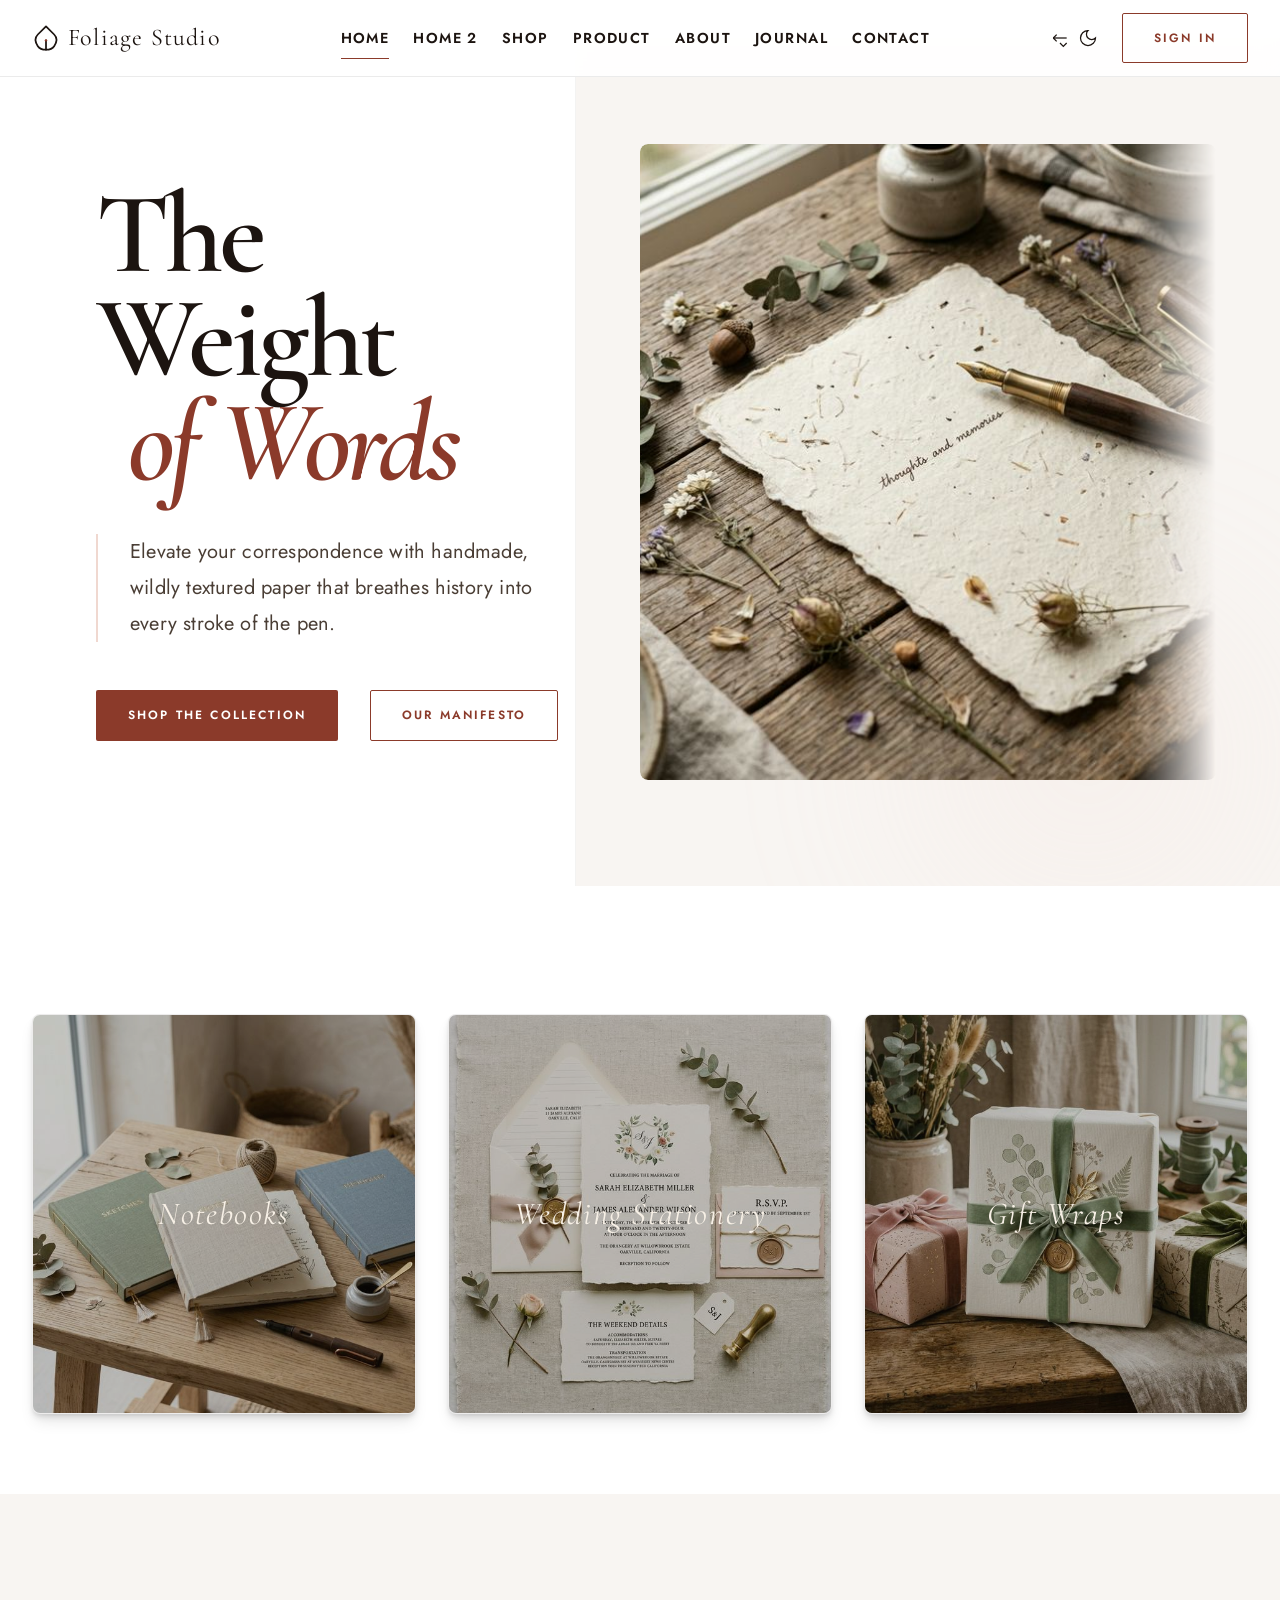
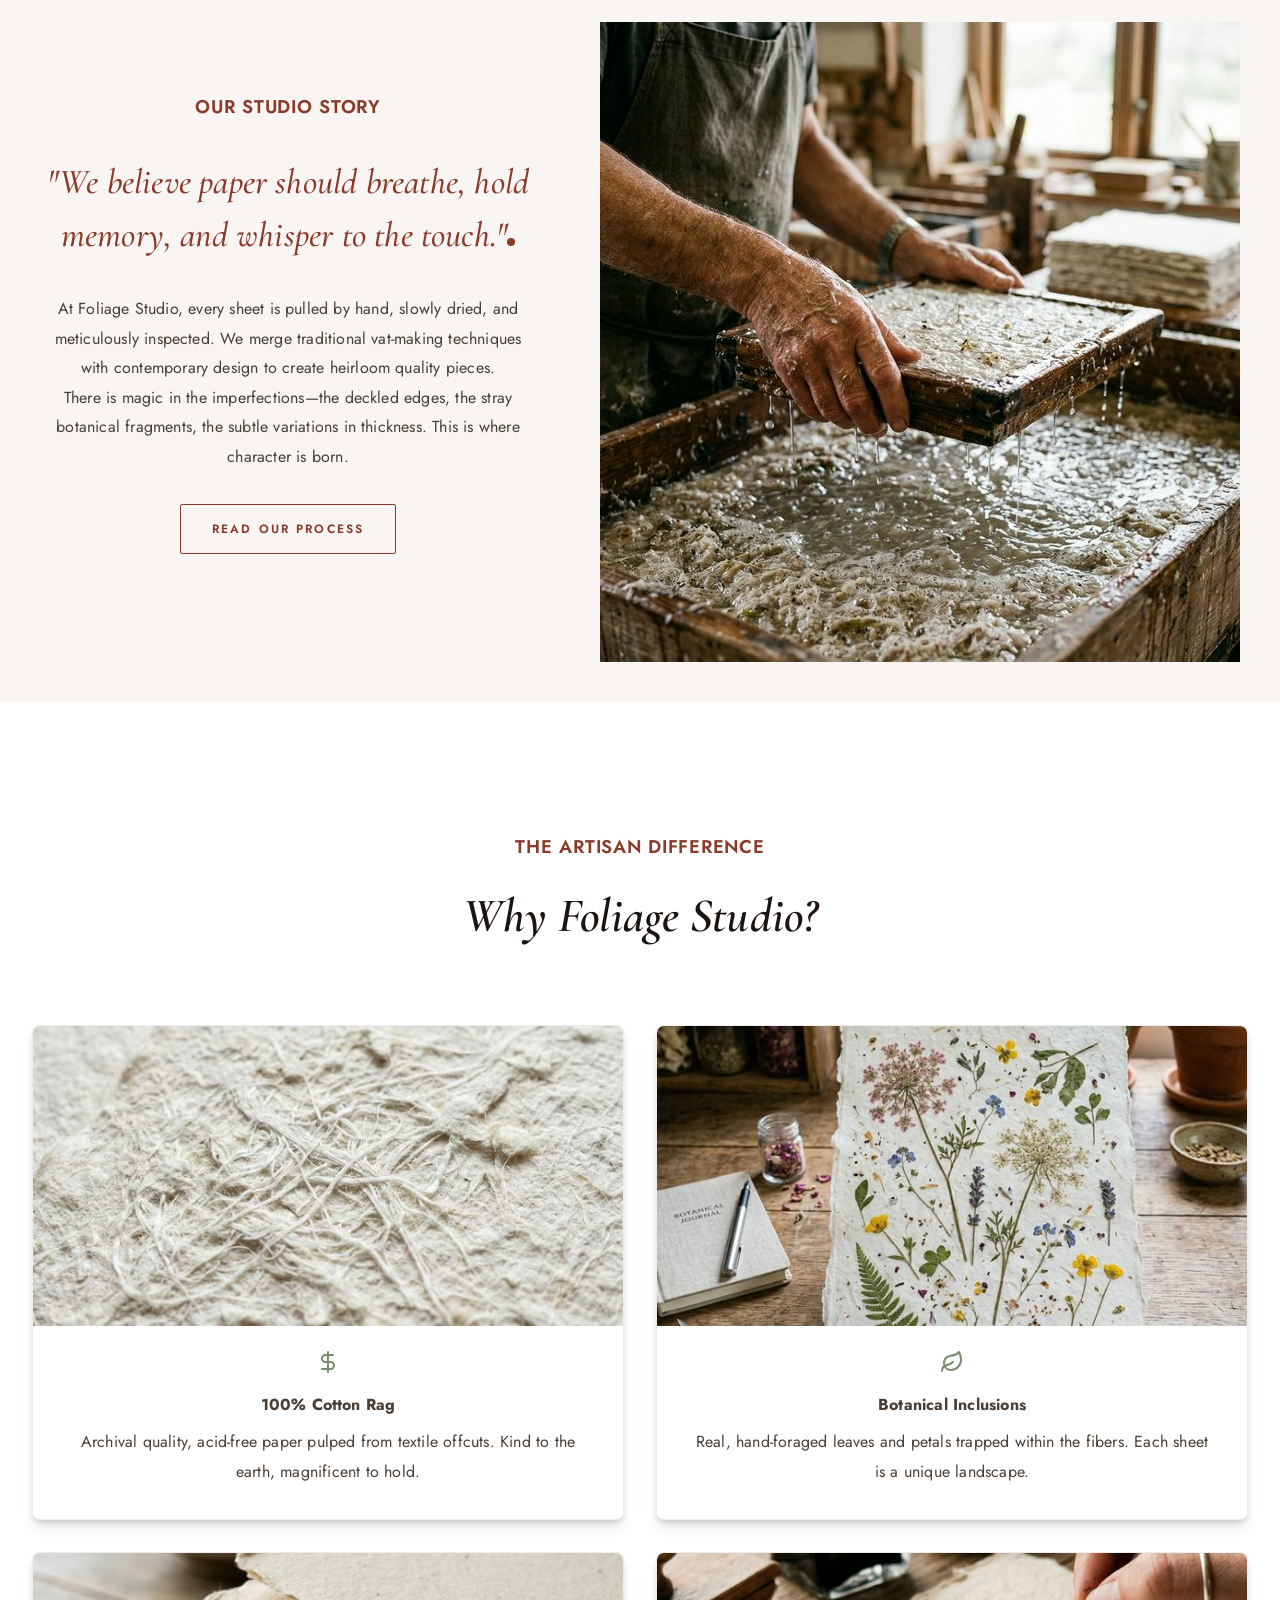
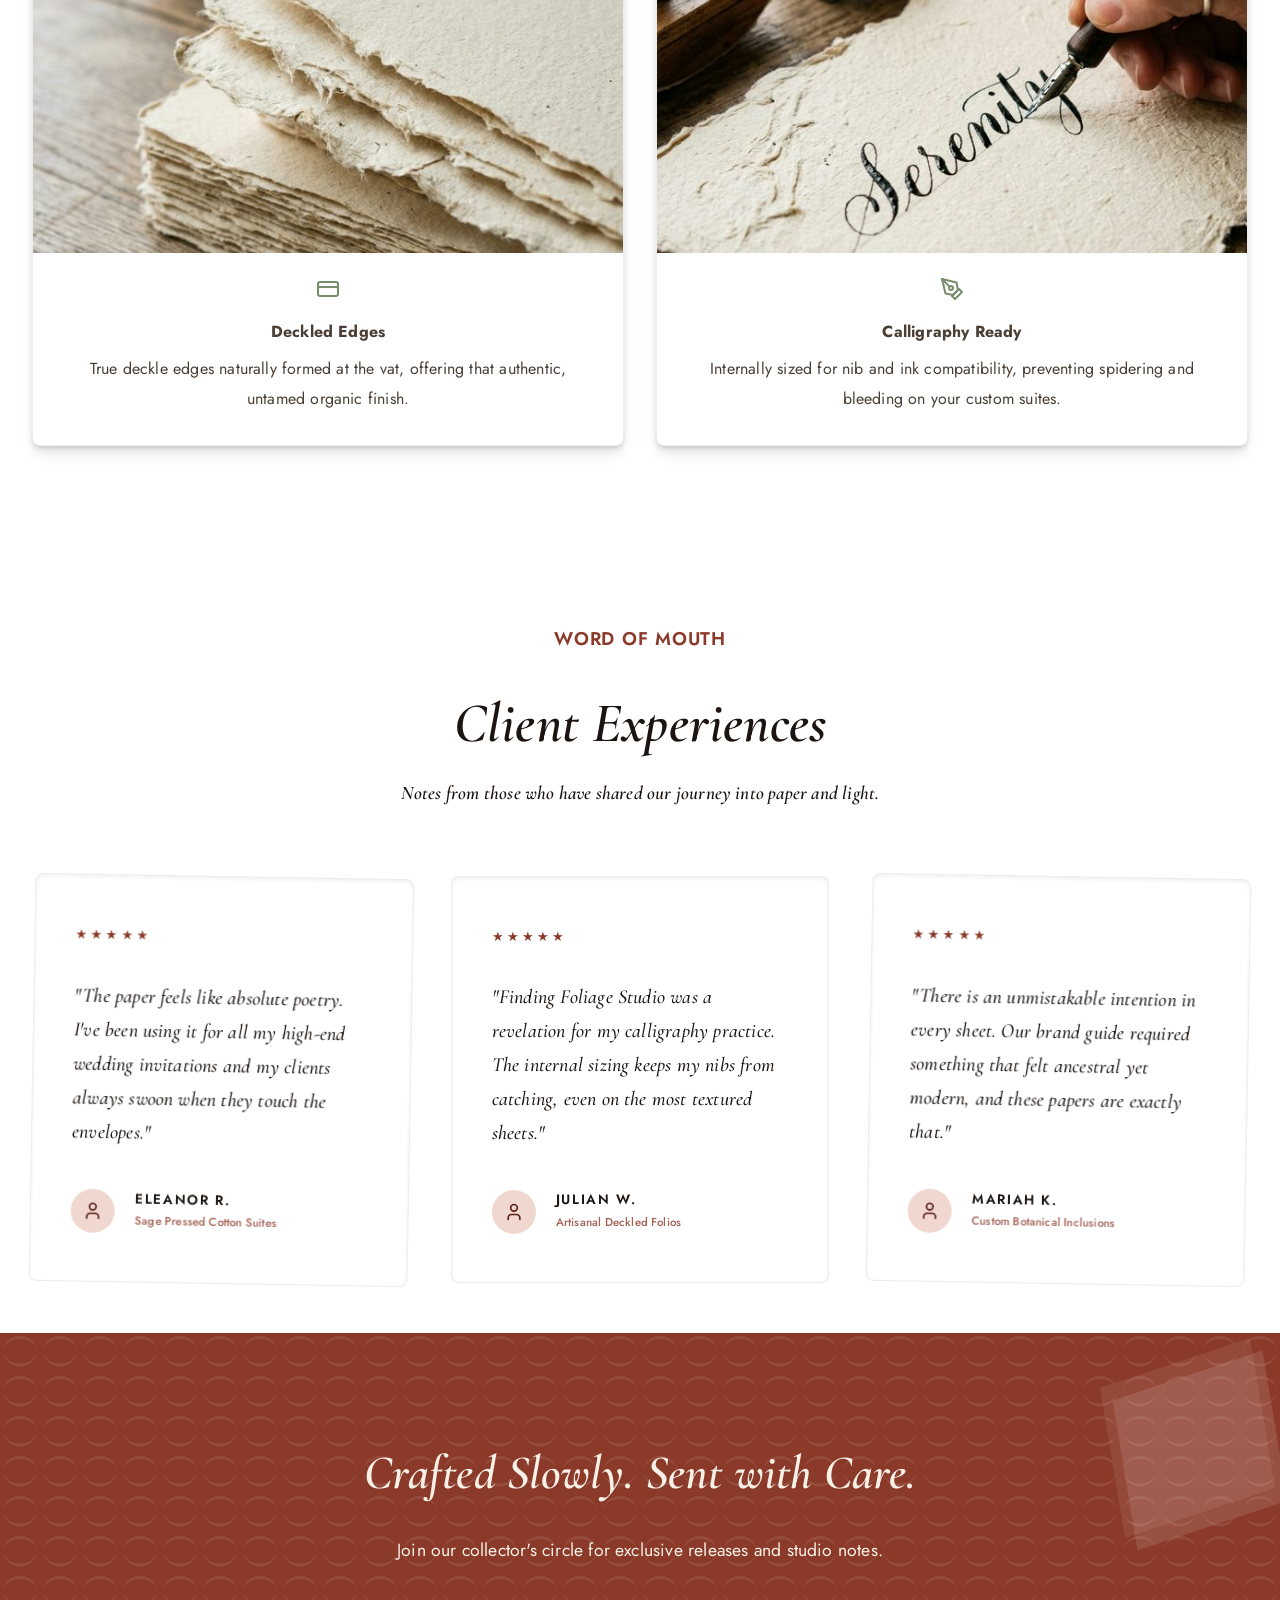
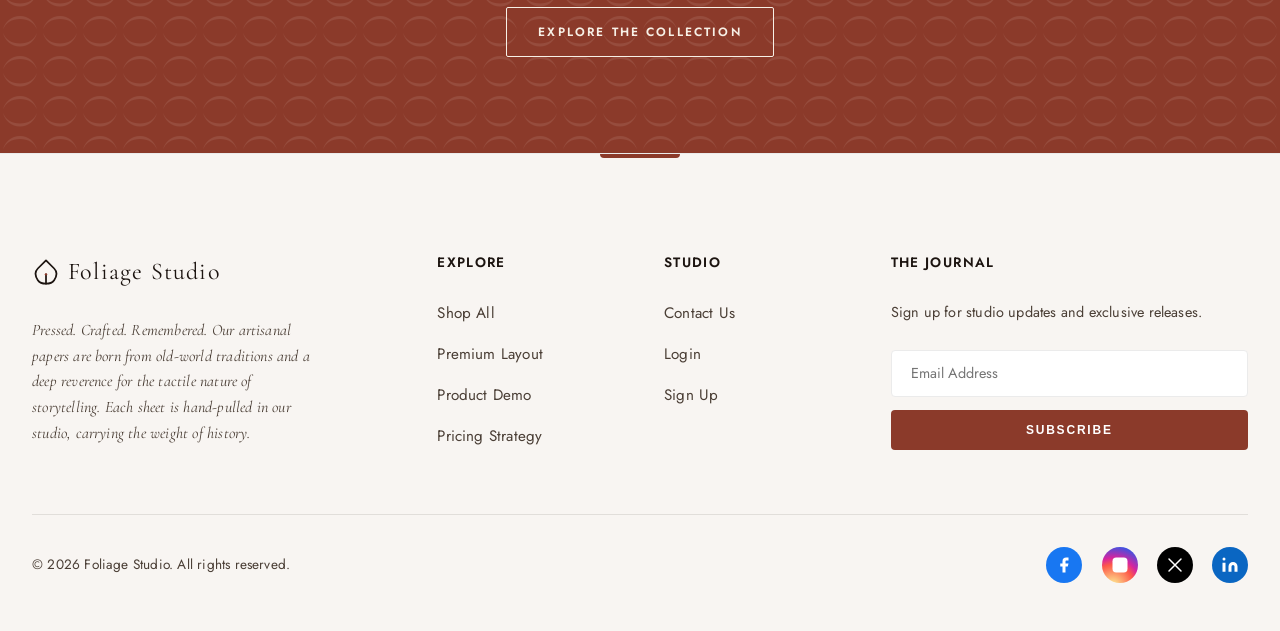
<file: index.html>
<!DOCTYPE html>
<html lang="en" dir="ltr">

<head>
    <meta charset="UTF-8">
    <meta name="viewport" content="width=device-width, initial-scale=1.0">
    <title>Foliage Studio | Handmade Paper & Stationery</title>
    <link rel="icon" type="image/svg+xml" href="assets/images/favicon.svg">
    <meta name="description"
        content="Pressed. Crafted. Remembered. Discover artisanal, tactile handmade paper and stationery born from old-world traditions.">

    <!-- Google Fonts -->
    <link rel="preconnect" href="https://fonts.googleapis.com">
    <link rel="preconnect" href="https://fonts.gstatic.com" crossorigin>
    <link
        href="https://fonts.googleapis.com/css2?family=Cormorant+Garamond:ital,wght@0,300;0,400;1,300;1,400&family=Jost:wght@300;500;600&family=Courier+Prime&display=swap"
        rel="stylesheet">

    <link rel="stylesheet" href="assets/css/styles.css">
    <script src="assets/js/script.js" defer></script>
</head>

<body>
    <!-- SVG Definitions -->
    <svg style="position: absolute; width: 1px; height: 1px; top: -9999px;" version="1.1"
        xmlns="http://www.w3.org/2000/svg" xmlns:xlink="http://www.w3.org/1999/xlink">
        <defs>
            <!-- Ink Bleed Clip Path -->
            <clipPath id="ink-bleed">
                <rect width="100%" height="100%" x="-100%" y="0">
                    <animate attributeName="x" from="-100%" to="0%" dur="2s" fill="freeze" calcMode="spline"
                        keySplines="0.4 0 0.2 1" keyTimes="0;1" />
                </rect>
            </clipPath>
        </defs>
    </svg>

    <!-- Global Header -->
    <header class="site-header">
        <a href="index.html" class="brand-logo">
            <svg xmlns="http://www.w3.org/2000/svg" viewBox="0 0 24 24" fill="none" stroke="currentColor"
                stroke-width="1.5" stroke-linecap="round" stroke-linejoin="round">
                <path d="M12 2L19 9C22 12 21 16 19 19C17 22 13 22 12 22C11 22 7 22 5 19C3 16 2 12 5 9L12 2Z" />
                <path d="M12 22V14" />
                <circle cx="12" cy="14" r="1" class="brand-dot" />
            </svg>
            Foliage Studio
        </a>

        <!-- Main Nav -->
        <nav class="nav-links">
            <a href="index.html" class="active">Home</a>
            <a href="home-2.html">Home 2</a>
            <a href="shop.html">Shop</a>
            <a href="product.html">Product</a>
            <a href="about.html">About</a>
            <a href="journal.html">Journal</a>
            <a href="contact.html">Contact</a>
            <a href="login.html" class="mobile-only">Sign In</a>
        </nav>

        <!-- Right Actions -->
        <div class="header-actions">
            <!-- Toggles (Dark + RTL) -->
            <div class="header-icons">
                <button class="header-icon rtl-toggle" aria-label="Toggle RTL">
                    <svg xmlns="http://www.w3.org/2000/svg" viewBox="0 0 24 24" fill="none" stroke="currentColor">
                        <path d="M4 12h16" />
                        <path d="M4 12l4 4" />
                        <path d="M4 12l4-4" />
                        <path d="m20 18-4 4-4-4" />
                    </svg>
                </button>
                <button class="header-icon theme-toggle" aria-label="Toggle Dark Mode">
                    <svg xmlns="http://www.w3.org/2000/svg" viewBox="0 0 24 24" fill="none" stroke="currentColor">
                        <path d="M12 3a6 6 0 0 0 9 9 9 9 0 1 1-9-9Z" />
                    </svg>
                </button>
            </div>

            <div class="header-ctas">
                <!-- Sign in button on desktop -->
                <a href="login.html" class="btn-secondary">Sign In</a>
            </div>

            <!-- Mobile Menu Toggle -->
            <button class="mobile-menu-btn" aria-label="Menu">
                <svg class="lucide lucide-menu" xmlns="http://www.w3.org/2000/svg" width="24" height="24"
                    viewBox="0 0 24 24" fill="none" stroke="currentColor" stroke-width="2" stroke-linecap="round"
                    stroke-linejoin="round">
                    <line x1="4" x2="20" y1="12" y2="12" />
                    <line x1="4" x2="20" y1="6" y2="6" />
                    <line x1="4" x2="20" y1="18" y2="18" />
                </svg>
            </button>
        </div>
    </header>

    <main>
        <!-- SECTION 1: HERO (NEW UNIQUE DESIGN) -->
        <style>
            .new-hero {
                height: calc(100vh - 52px);
                min-height: 500px;
                display: flex;
                align-items: center;
                position: relative;
                padding: 0;
                overflow: hidden;
                background-color: var(--bg-surface);
            }

            .hero-bg-accent {
                position: absolute;
                top: 0;
                left: 0;
                width: 45%;
                height: 100%;
                background-color: var(--bg-card);
                border-right: 1px solid rgba(28, 20, 16, 0.05);
                z-index: 1;
            }

            .new-hero-grid {
                display: grid;
                grid-template-columns: 1fr 1fr;
                gap: 0;
                width: 100%;
                height: 100%;
                max-width: 100%;
                margin: 0;
                align-items: center;
                position: relative;
                z-index: 5;
            }

            @media (max-width: 1024px) {
                .new-hero {
                    height: auto;
                    padding: 4rem 0;
                }

                .new-hero-grid {
                    grid-template-columns: 1fr;
                }

                .hero-bg-accent {
                    display: none;
                }
            }

            .hero-text-content {
                padding: 0 10% 0 15%;
                z-index: 10;
            }

            .hero-text-content h1 {
                font-size: clamp(4rem, 9vw, 8rem);
                line-height: 0.9;
                color: var(--text-ink);
                margin-bottom: 2.5rem;
                font-weight: 600;
                letter-spacing: -0.04em;
                position: relative;
            }

            .hero-text-content h1 span {
                display: block;
            }

            .hero-text-content h1 .accent-word {
                color: var(--color-primary);
                font-style: italic;
                font-family: var(--font-display);
                margin-left: 2rem;
            }

            .hero-text-content p {
                font-size: 1.25rem;
                color: var(--text-muted);
                max-width: 450px;
                margin-bottom: 3rem;
                line-height: 1.8;
                border-left: 2px solid var(--color-primary-light);
                padding-left: 2rem;
            }

            .hero-images-container {
                position: relative;
                height: 100%;
                display: flex;
                align-items: center;
                padding-right: 10%;
            }

            .hero-img-stack {
                position: relative;
                width: 100%;
                height: 75%;
            }

            .hero-img-main {
                width: 100%;
                height: 100%;
                object-fit: cover;
                border-radius: var(--radius-lg);
                box-shadow: var(--shadow-lift);
                mask-image: linear-gradient(to right, black 85%, transparent);
            }

            .hero-floating-card {
                position: absolute;
                bottom: -5%;
                left: -15%;
                background: var(--bg-primary);
                padding: 2.5rem;
                border-radius: var(--radius-md);
                box-shadow: var(--shadow-float);
                z-index: 20;
                max-width: 280px;
                border-left: 4px solid var(--color-primary);
                animation: floatUp 6s ease-in-out infinite;
            }

            @keyframes floatUp {

                0%,
                100% {
                    transform: translateY(0);
                }

                50% {
                    transform: translateY(-15px);
                }
            }

            .hero-floating-card h4 {
                font-family: var(--font-mono);
                font-size: 0.75rem;
                text-transform: uppercase;
                letter-spacing: 0.2em;
                color: var(--color-primary);
                margin-bottom: 0.5rem;
            }

            .hero-floating-card p {
                margin: 0;
                font-size: 0.9rem;
                line-height: 1.5;
                font-style: italic;
                color: var(--text-ink);
            }

            .hero-glow {
                position: absolute;
                width: 50%;
                height: 50%;
                background: radial-gradient(circle, var(--color-primary-light) 0%, transparent 70%);
                bottom: -10%;
                right: -10%;
                opacity: 0.2;
                filter: blur(80px);
                z-index: 0;
            }

            .new-hero .hero-ctas {
                display: flex;
                gap: 2rem;
                align-items: center;
                justify-content: flex-start !important;
                width: 100%;
            }

            @media (max-width: 1024px) {
                .new-hero {
                    height: auto;
                    min-height: calc(100vh - 52px);
                    padding: 6rem 0 4rem;
                }

                .new-hero-grid {
                    grid-template-columns: 1fr;
                    width: 100%;
                    max-width: 100%;
                }

                .hero-bg-accent {
                    display: none;
                }

                .hero-text-content {
                    padding: 0 2rem;
                }

                .hero-images-container {
                    padding-right: 0;
                    margin-top: 3rem;
                }
            }

            @media (max-width: 768px) {
                .hero-text-content {
                    padding: 0 1.5rem;
                    text-align: center;
                }

                .hero-text-content h1 {
                    font-size: clamp(3rem, 12vw, 4.5rem);
                    margin-bottom: 2rem;
                    line-height: 1.1;
                }

                .hero-text-content h1 .accent-word {
                    margin-left: 0;
                    display: block;
                }

                .hero-text-content p {
                    margin: 0 auto 3rem;
                    border-left: none;
                    border-top: 2px solid var(--color-primary-light);
                    padding: 1.5rem 0 0 0;
                }

                .new-hero .hero-ctas {
                    justify-content: flex-start !important;
                    gap: 1rem;
                }

                .hero-images-container {
                    height: auto;
                    min-height: 300px;
                    margin-top: 4rem;
                }

                .hero-img-stack {
                    height: 100%;
                    width: 100%;
                }
            }

            @media (max-width: 768px) {
                #home-studio-story .about-split {
                    width: 100%;
                }

                #home-studio-story .about-split>* {
                    min-width: 0;
                }

                #home-studio-story .about-images .about-img-single {
                    display: block;
                    width: 100%;
                    max-width: 100%;
                    height: auto;
                }
            }
        </style>

        <section class="new-hero">
            <div class="hero-bg-accent"></div>
            <div class="hero-glow"></div>

            <div class="new-hero-grid">
                <div class="hero-text-content">
                    <h1 class="sweep-in">
                        <span>The Weight</span>
                        <span class="accent-word">of Words</span>
                    </h1>
                    <p class="fade-up-delay">Elevate your correspondence with handmade, wildly textured paper that
                        breathes history into every stroke of the pen.</p>
                    <div class="hero-ctas fade-up-delay-2">
                        <a href="shop.html" class="btn-primary">Shop The Collection</a>
                        <a href="about.html" class="btn-secondary">Our Manifesto</a>
                    </div>
                </div>

                <div class="hero-images-container">
                    <div class="hero-img-stack">
                        <img src="assets/images/handmade_paper_hero.png" alt="Handmade Paper" class="hero-img-main">

                    </div>
                </div>
            </div>
        </section>

        <!-- SECTION 2: SHOP CATEGORIES (Overlaps Hero -60px, z-index 2) -->
        <section class="section-overlap z-2" style="background:var(--bg-primary);">
            <div class="section-divider-top divider-bg-primary">
                <svg viewBox="0 0 1200 120" preserveAspectRatio="none">
                    <path
                        d="M0 0v46.29c47.79 22.2 103.59 32.17 158 28 70.36-5.37 136.33-33.31 206.8-37.5 73.84-4.36 147.54 16.88 218.2 35.26 69.27 18 138.3 24.88 209.4 13.08 36.15-6 69.85-17.84 104.45-29.34C989.49 25 1113-14.29 1200 52.47V0z"
                        class="shape-fill" opacity=".25" />
                    <path
                        d="M0 0v15.81c13 21.11 27.64 41.05 47.69 56.24C99.41 111.27 165 111 224.58 91.58c31.15-10.15 60.09-26.07 89.67-39.8 40.92-19 84.73-46 130.83-49.67 36.26-2.85 70.9 9.42 98.6 31.56 31.77 25.39 62.32 62 103.63 73 40.44 10.79 81.35-6.69 119.13-24.28s75.16-39 116.92-43.05c59.73-5.85 113.28 22.88 168.9 38.84 30.2 8.66 59 6.17 87.09-7.5V0z"
                        class="shape-fill" opacity=".5" />
                    <path
                        d="M0 0v5.63C149.93 59 314.09 71.32 475.83 42.57c43-8.13 84.6-24.22 127.32-34.42C645.72-2.19 686.91 1 729 9c42.86 8.1 85.63 21.84 128.53 29.8 40.85 7.57 82 4.19 123.1-2.9C1043.14 24.57 1121.24 9 1200 24.83V0z"
                        class="shape-fill" />
                </svg>
            </div>

            <div class="grid grid-3 stagger-container">
                <a href="shop.html" class="category-card stagger-item card">
                    <img src="assets/images/notebooks_category.png" alt="Notebooks">
                    <div class="category-overlay"></div>
                    <h2 class="category-title">Notebooks</h2>
                </a>
                <a href="shop.html" class="category-card stagger-item card">
                    <img src="assets/images/wedding_stationery_category.png" alt="Wedding Stationery">
                    <div class="category-overlay"></div>
                    <h2 class="category-title">Wedding Stationery</h2>
                </a>
                <a href="shop.html" class="category-card stagger-item card">
                    <img src="assets/images/gift_wraps_category.png" alt="Gift Wraps">
                    <div class="category-overlay"></div>
                    <h2 class="category-title">Gift Wraps</h2>
                </a>
            </div>
        </section>

        <!-- SECTION 3: ABOUT / STUDIO STORY (Overlaps Shop -40px, z-index 3) -->
        <section id="home-studio-story" class="section-overlap z-3 paper-texture" style="background:var(--bg-surface);">
            <div class="section-divider-top divider-bg-surface">
                <svg viewBox="0 0 1200 120" preserveAspectRatio="none">
                    <path
                        d="M321.39,56.44c58-10.79,114.16-30.13,172-41.86,82.39-16.72,168.19-17.73,250.45-.39C823.78,31,906.67,72,985.66,92.83c70.05,18.48,146.53,26.09,214.34,3V0H0V27.35A600.21,600.21,0,0,0,321.39,56.44Z"
                        class="shape-fill"></path>
                </svg>
            </div>

            <div class="about-split stagger-container">
                <div class="about-text stagger-item">
                    <h3>Our Studio Story</h3>
                    <h2 class="pull-quote">"We believe paper should breathe, hold memory, and whisper to the
                        touch."<span class="ink-dot"></span></h2>
                    <p>At Foliage Studio, every sheet is pulled by hand, slowly dried, and meticulously inspected. We
                        merge traditional vat-making techniques with contemporary design to create heirloom quality
                        pieces.</p>
                    <p>There is magic in the imperfections—the deckled edges, the stray botanical fragments, the subtle
                        variations in thickness. This is where character is born.</p>
                    <a href="about.html" class="btn-secondary" style="margin-top: 2rem;">Read Our Process</a>
                </div>
                <div class="about-images stagger-item">
                    <img src="assets/images/our_studio_story.png" alt="Artisanal paper making process"
                        class="about-img-single">
                </div>
            </div>
        </section>

        <!-- SECTION 4: FEATURES / CRAFT HIGHLIGHTS (Overlaps About -50px, z-index 4) -->
        <section class="section-overlap z-4 paper-texture" style="background:var(--bg-primary);">
            <div class="section-divider-top divider-bg-primary">
                <svg viewBox="0 0 1200 120" preserveAspectRatio="none">
                    <path
                        d="M0,0V46.29c47.79,22.2,103.59,32.17,158,28,70.36-5.37,136.33-33.31,206.8-37.5C438.64,32.43,512.34,53.67,583,72.05c69.27,18,138.3,24.88,209.4,13.08,36.15-6,69.85-17.84,104.45-29.34C989.49,25,1113-14.29,1200,52.47V0Z"
                        class="shape-fill"></path>
                </svg>
            </div>

            <div style="text-align: center; margin-bottom: 3rem;" class="stagger-container">
                <h3 class="stagger-item">The Artisan Difference</h3>
                <h2 class="stagger-item" style="margin-top: 0.5rem;">Why Foliage Studio?</h2>
            </div>

            <div class="grid grid-2 feature-grid stagger-container">
                <div class="card stagger-item">
                    <div class="card-image-wrap">
                        <img src="assets/images/cotton_rag.png" alt="100% Cotton Rag">
                    </div>
                    <svg class="card-icon" xmlns="http://www.w3.org/2000/svg" width="24" height="24" viewBox="0 0 24 24"
                        fill="none" stroke="currentColor" stroke-width="2" stroke-linecap="round"
                        stroke-linejoin="round">
                        <path d="M12 2v20" />
                        <path d="M17 5H9.5a3.5 3.5 0 0 0 0 7h5a3.5 3.5 0 0 1 0 7H6" />
                    </svg>
                    <h4>100% Cotton Rag</h4>
                    <p style="margin-top:0.5rem;">Archival quality, acid-free paper pulped from textile offcuts. Kind to
                        the earth, magnificent to hold.</p>
                </div>
                <div class="card stagger-item">
                    <div class="card-image-wrap">
                        <img src="assets/images/botanical_paper.png" alt="Botanical Inclusions">
                    </div>
                    <!-- Lucide leaf -->
                    <svg class="card-icon" xmlns="http://www.w3.org/2000/svg" width="24" height="24" viewBox="0 0 24 24"
                        fill="none" stroke="currentColor" stroke-width="2" stroke-linecap="round"
                        stroke-linejoin="round">
                        <path d="M11 20A7 7 0 0 1 9.8 6.1C15.5 5 17 4.48 19 2c1 2 2 4.18 2 8 0 5.5-4.78 10-10 10Z" />
                        <path d="M2 21c0-3 1.85-5.36 5.08-6C9.5 14.52 12 13 13 12" />
                    </svg>
                    <h4>Botanical Inclusions</h4>
                    <p style="margin-top:0.5rem;">Real, hand-foraged leaves and petals trapped within the fibers. Each
                        sheet is a unique landscape.</p>
                </div>
                <div class="card stagger-item">
                    <div class="card-image-wrap">
                        <img src="assets/images/deckled_edges.png" alt="Deckled Edges">
                    </div>
                    <svg class="card-icon" xmlns="http://www.w3.org/2000/svg" width="24" height="24" viewBox="0 0 24 24"
                        fill="none" stroke="currentColor" stroke-width="2" stroke-linecap="round"
                        stroke-linejoin="round">
                        <rect width="20" height="14" x="2" y="5" rx="2" />
                        <line x1="2" x2="22" y1="10" y2="10" />
                    </svg>
                    <h4>Deckled Edges</h4>
                    <p style="margin-top:0.5rem;">True deckle edges naturally formed at the vat, offering that
                        authentic, untamed organic finish.</p>
                </div>
                <div class="card stagger-item">
                    <div class="card-image-wrap">
                        <img src="assets/images/calligraphy_ready.png" alt="Calligraphy Ready">
                    </div>
                    <!-- Pen tool/nib replacement using edit/feather -->
                    <svg class="card-icon" xmlns="http://www.w3.org/2000/svg" width="24" height="24" viewBox="0 0 24 24"
                        fill="none" stroke="currentColor" stroke-width="2" stroke-linecap="round"
                        stroke-linejoin="round">
                        <path d="M12 19l7-7 3 3-7 7-3-3z" />
                        <path d="m18 13-1.5-7.5L2 2l3.5 14.5L13 18l5-5z" />
                        <path d="m2 2 7.586 7.586" />
                        <circle cx="11" cy="11" r="2" />
                    </svg>
                    <h4>Calligraphy Ready</h4>
                    <p style="margin-top:0.5rem;">Internally sized for nib and ink compatibility, preventing spidering
                        and bleeding on your custom suites.</p>
                </div>
            </div>
        </section>

        <!-- SECTION 5: TESTIMONIALS -->
        <section class="section-overlap z-1 testimonials-section" style="background:var(--bg-card); padding-top:6rem;">
            <div class="stagger-container">
                <div style="max-width: 600px; margin: 0 auto 4rem;">
                    <h3 class="stagger-item">Word of Mouth</h3>
                    <h2 class="stagger-item" style="font-size: clamp(2rem, 5vw, 3.5rem); margin-top: 1rem;">Client
                        Experiences</h2>
                    <p class="stagger-item"
                        style="color: var(--text-ink); font-family: var(--font-display); font-style: italic; font-size: 1.2rem; font-weight: 600;">
                        Notes from those who have shared our journey into paper and light.</p>
                </div>

                <div class="testimonial-grid stagger-container">
                    <div class="testimonial-card stagger-item alternate">
                        <div class="testimonial-stars">★★★★★</div>
                        <p class="testimonial-text">"The paper feels like absolute poetry. I've been using it for all my
                            high-end wedding invitations and my clients always swoon when they touch the envelopes."</p>
                        <div class="testimonial-meta">
                            <div class="author-init">
                                <svg xmlns="http://www.w3.org/2000/svg" width="20" height="20" viewBox="0 0 24 24"
                                    fill="none" stroke="currentColor" stroke-width="2" stroke-linecap="round"
                                    stroke-linejoin="round">
                                    <path d="M19 21v-2a4 4 0 0 0-4-4H9a4 4 0 0 0-4 4v2" />
                                    <circle cx="12" cy="7" r="4" />
                                </svg>
                            </div>
                            <div class="author-info">
                                <p class="testimonial-author">Eleanor R.</p>
                                <p class="testimonial-product">Sage Pressed Cotton Suites</p>
                            </div>
                        </div>
                    </div>

                    <div class="testimonial-card stagger-item">
                        <div class="testimonial-stars">★★★★★</div>
                        <p class="testimonial-text">"Finding Foliage Studio was a revelation for my calligraphy
                            practice. The internal sizing keeps my nibs from catching, even on the most textured
                            sheets."</p>
                        <div class="testimonial-meta">
                            <div class="author-init">
                                <svg xmlns="http://www.w3.org/2000/svg" width="20" height="20" viewBox="0 0 24 24"
                                    fill="none" stroke="currentColor" stroke-width="2" stroke-linecap="round"
                                    stroke-linejoin="round">
                                    <path d="M19 21v-2a4 4 0 0 0-4-4H9a4 4 0 0 0-4 4v2" />
                                    <circle cx="12" cy="7" r="4" />
                                </svg>
                            </div>
                            <div class="author-info">
                                <p class="testimonial-author">Julian W.</p>
                                <p class="testimonial-product">Artisanal Deckled Folios</p>
                            </div>
                        </div>
                    </div>

                    <div class="testimonial-card stagger-item alternate">
                        <div class="testimonial-stars">★★★★★</div>
                        <p class="testimonial-text">"There is an unmistakable intention in every sheet. Our brand guide
                            required something that felt ancestral yet modern, and these papers are exactly that."</p>
                        <div class="testimonial-meta">
                            <div class="author-init">
                                <svg xmlns="http://www.w3.org/2000/svg" width="20" height="20" viewBox="0 0 24 24"
                                    fill="none" stroke="currentColor" stroke-width="2" stroke-linecap="round"
                                    stroke-linejoin="round">
                                    <path d="M19 21v-2a4 4 0 0 0-4-4H9a4 4 0 0 0-4 4v2" />
                                    <circle cx="12" cy="7" r="4" />
                                </svg>
                            </div>
                            <div class="author-info">
                                <p class="testimonial-author">Mariah K.</p>
                                <p class="testimonial-product">Custom Botanical Inclusions</p>
                            </div>
                        </div>
                    </div>
                </div>
            </div>
        </section>

        <!-- SECTION 6: CTA BANNER -->
        <section class="cta-banner z-2" style="margin-top: -30px;">
            <div class="cta-banner-bg"></div>
            <!-- Floating sheet svg top right -->
            <svg class="floating-sheet-svg" viewBox="0 0 100 100">
                <path d="M80 10 L20 30 L30 90 L90 70 Z" fill="rgba(247,240,230,0.1)" />
                <path d="M85 15 L25 35 L35 95 L95 75 Z" fill="rgba(247,240,230,0.15)" />
            </svg>

            <div class="stagger-container">
                <h2 class="stagger-item">Crafted Slowly. Sent with Care.</h2>
                <p class="stagger-item">Join our collector's circle for exclusive releases and studio notes.</p>
                <a href="shop.html" class="btn-secondary stagger-item">Explore The Collection</a>
            </div>
        </section>
    </main>

    <!-- FOOTER -->
    <footer class="site-footer">
        <div class="footer-grid">
            <div class="footer-brand">
                <div class="brand-logo">
                    <svg xmlns="http://www.w3.org/2000/svg" viewBox="0 0 24 24" fill="none" stroke="currentColor"
                        stroke-width="1.5" stroke-linecap="round" stroke-linejoin="round">
                        <path d="M12 2L19 9C22 12 21 16 19 19C17 22 13 22 12 22C11 22 7 22 5 19C3 16 2 12 5 9L12 2Z" />
                        <path d="M12 22V14" />
                        <circle cx="12" cy="14" r="1" class="brand-dot" />
                    </svg>
                    Foliage Studio
                </div>
                <p>Pressed. Crafted. Remembered. Our artisanal papers are born from old-world traditions and a deep
                    reverence for the tactile nature of storytelling. Each sheet is hand-pulled in our studio, carrying
                    the weight of history.</p>
            </div>

            <div>
                <h3 class="footer-title">Explore</h3>
                <nav class="footer-links">
                    <a href="shop.html">Shop All</a>
                    <a href="home-2.html">Premium Layout</a>
                    <a href="product.html">Product Demo</a>
                    <a href="pricing.html">Pricing Strategy</a>
                </nav>
            </div>

            <div>
                <h3 class="footer-title">Studio</h3>
                <nav class="footer-links">
                    <a href="contact.html">Contact Us</a>
                    <a href="login.html">Login</a>
                    <a href="register.html">Sign Up</a>
                </nav>
            </div>

            <div>
                <h3 class="footer-title">The Journal</h3>
                <p style="font-size:0.9rem; margin-bottom: 0.5rem;">Sign up for studio updates and exclusive releases.
                </p>
                <form class="newsletter-form" onsubmit="event.preventDefault()">
                    <input type="email" placeholder="Email Address" class="newsletter-input" required
                        aria-label="Email Address">
                    <button type="submit" class="newsletter-btn">Subscribe</button>
                </form>
            </div>
        </div>

        <div class="footer-bottom">
            <p>&copy; 2026 Foliage Studio. All rights reserved.</p>
            <div class="social-icons">
                <a href="#" class="social-icon social-facebook" aria-label="Facebook">
                    <svg viewBox="0 0 24 24">
                        <path d="M18 2h-3a5 5 0 0 0-5 5v3H7v4h3v8h4v-8h3l1-4h-4V7a1 1 0 0 1 1-1h3z" />
                    </svg>
                </a>
                <a href="#" class="social-icon social-instagram" aria-label="Instagram">
                    <svg viewBox="0 0 24 24">
                        <rect x="2" y="2" width="20" height="20" rx="5" ry="5" />
                        <path d="M16 11.37A4 4 0 1 1 12.63 8 4 4 0 0 1 16 11.37z" />
                        <line x1="17.5" y1="6.5" x2="17.51" y2="6.5" />
                    </svg>
                </a>
                <a href="#" class="social-icon social-twitter" aria-label="Twitter">
                    <!-- Standard X logo -->
                    <svg viewBox="0 0 24 24">
                        <path d="M4 4l16 16M4 20L20 4" stroke="currentColor" stroke-width="2" stroke-linecap="round"
                            fill="none" />
                    </svg>
                </a>
                <a href="#" class="social-icon social-linkedin" aria-label="LinkedIn">
                    <svg viewBox="0 0 24 24">
                        <path d="M16 8a6 6 0 0 1 6 6v7h-4v-7a2 2 0 0 0-2-2 2 2 0 0 0-2 2v7h-4v-7a6 6 0 0 1 6-6z" />
                        <rect x="2" y="9" width="4" height="12" />
                        <circle cx="4" cy="4" r="2" />
                    </svg>
                </a>
            </div>
        </div>
    </footer>
    <!-- Move to Top Button -->
    <button class="move-to-top" id="moveToTop" aria-label="Move to top">
        <svg xmlns="http://www.w3.org/2000/svg" viewBox="0 0 24 24">
            <path d="m18 15-6-6-6 6" />
        </svg>
    </button>
</body>

</html>
</file>
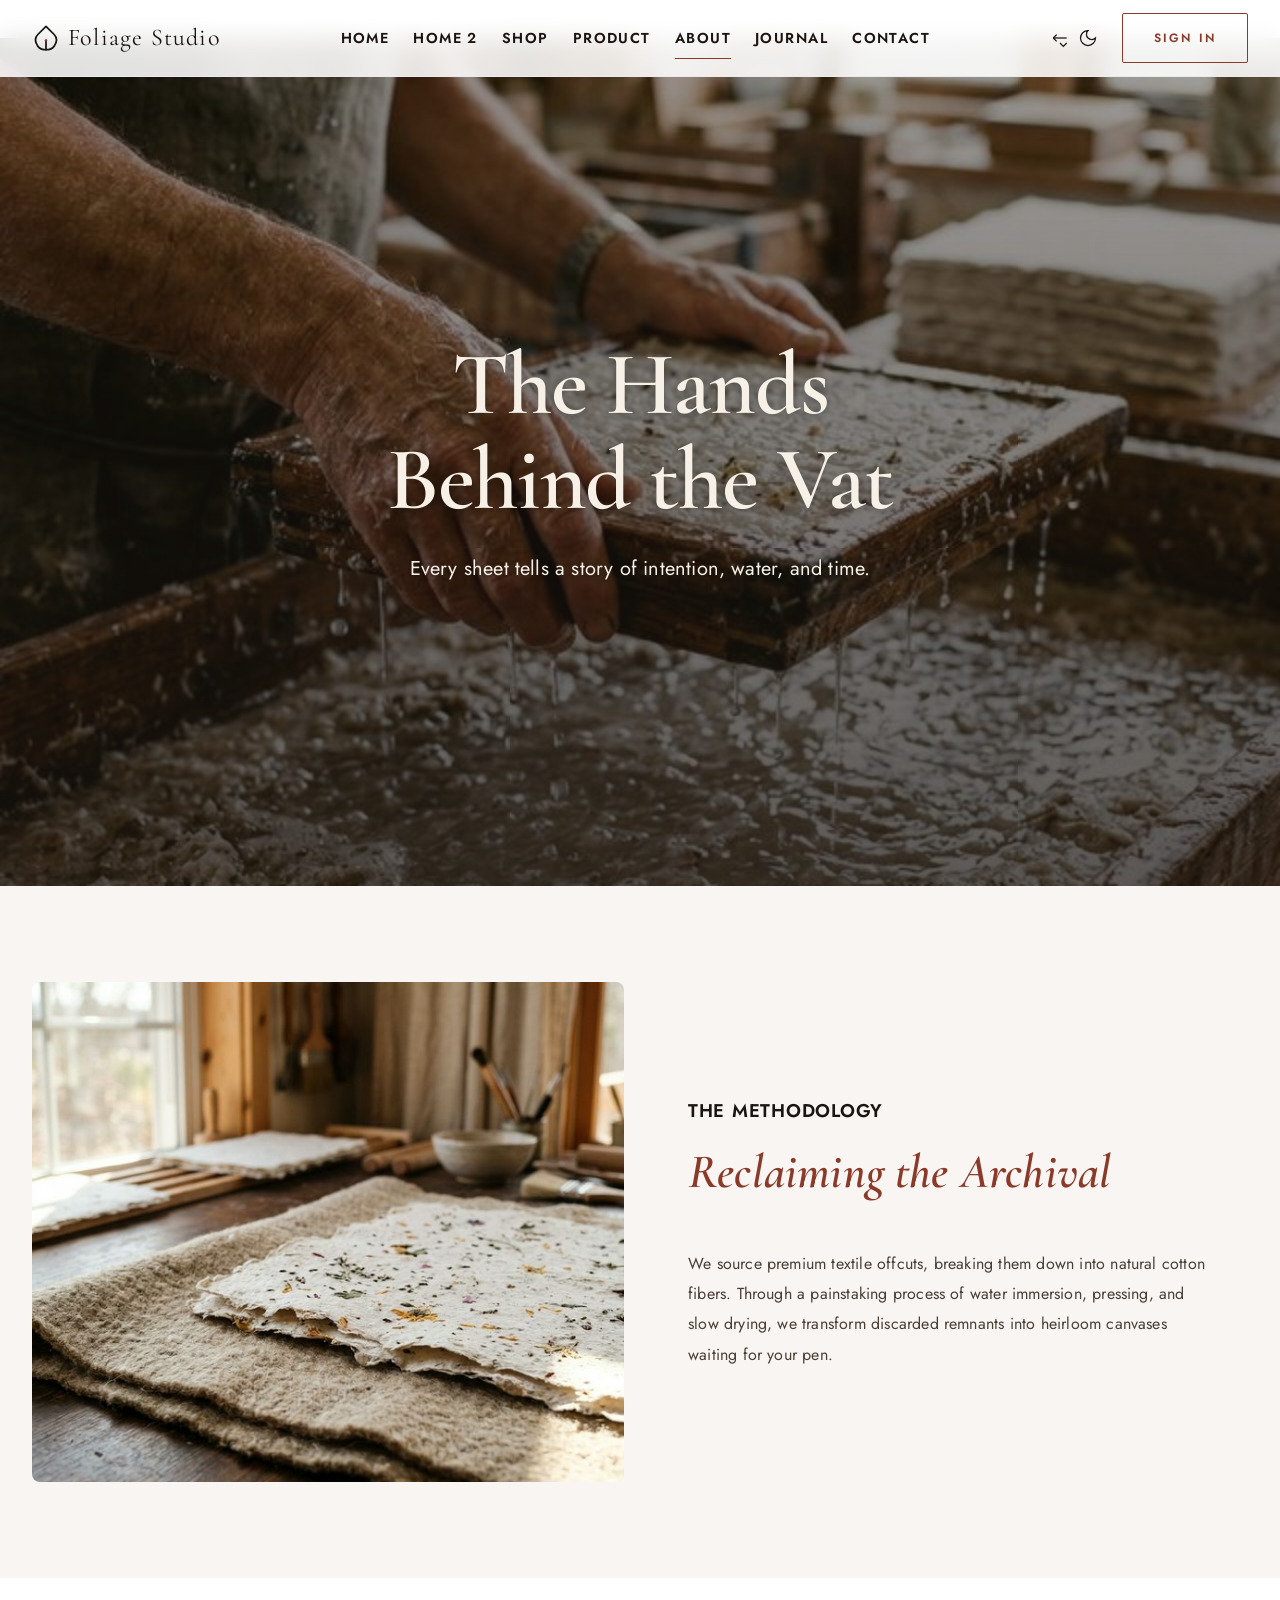
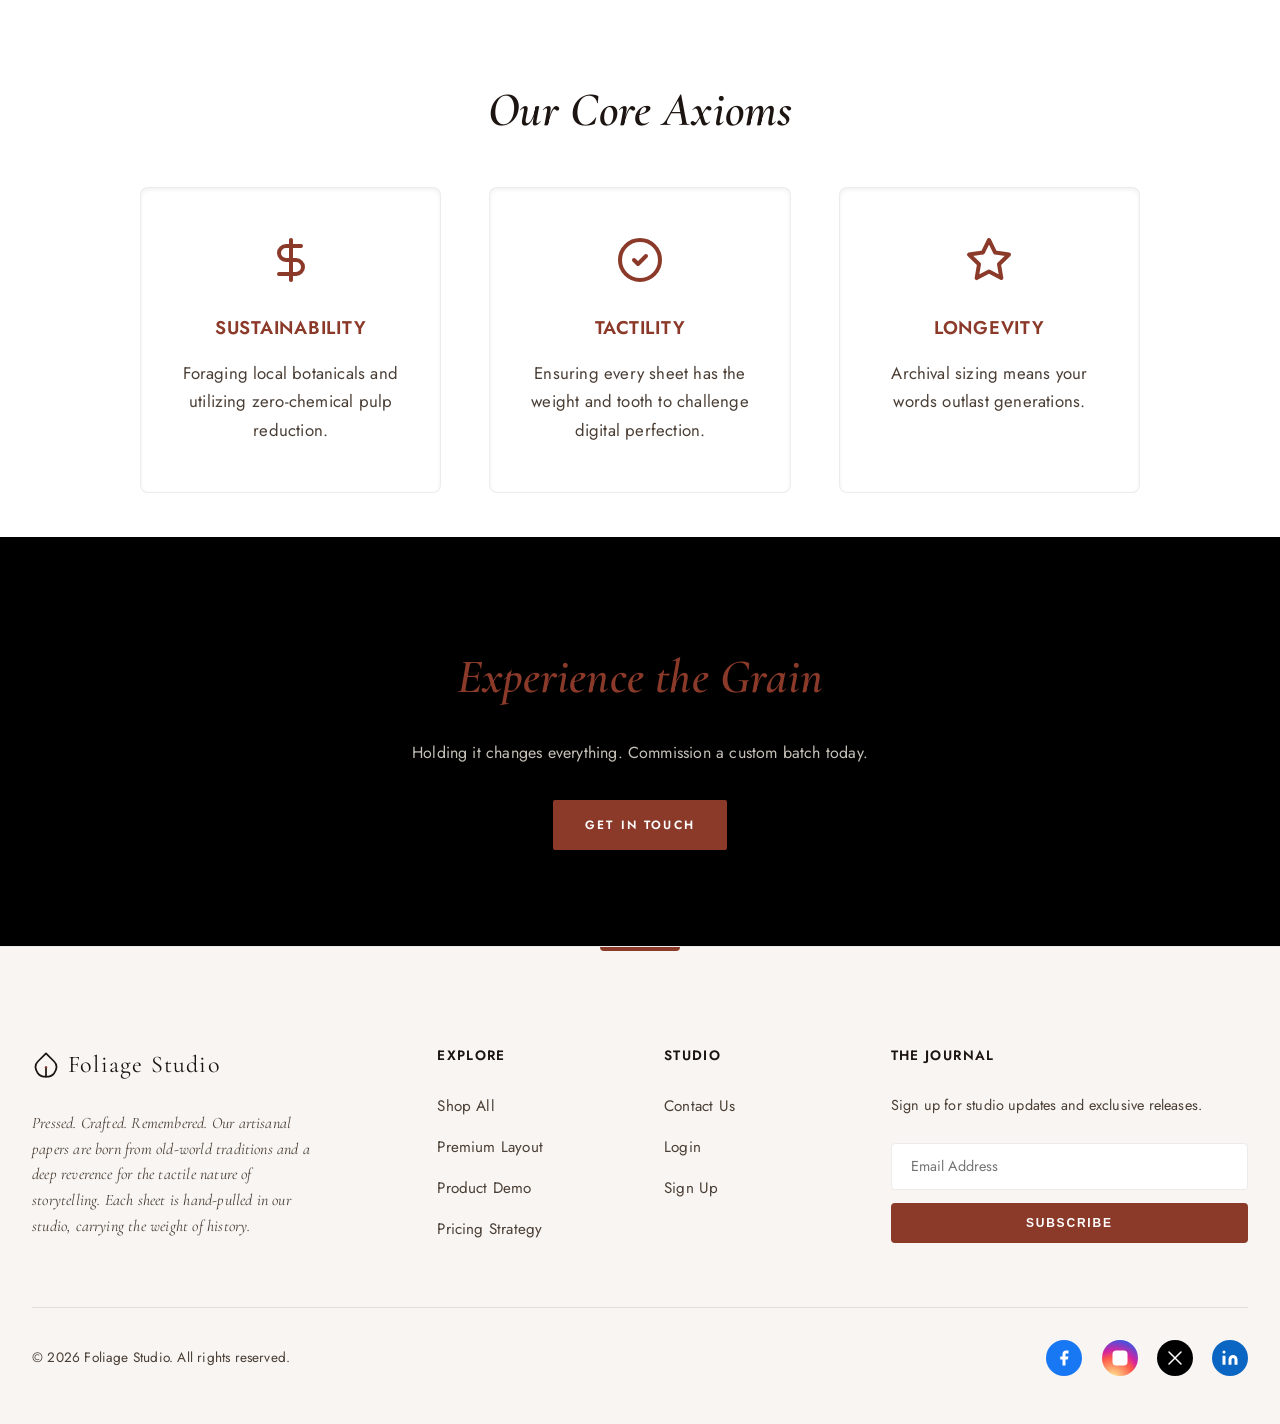
<file: about.html>
<!DOCTYPE html>
<html lang="en" dir="ltr">

<head>
    <meta charset="UTF-8">
    <meta name="viewport" content="width=device-width, initial-scale=1.0">
    <title>About | Foliage Studio</title>
    <link rel="icon" type="image/svg+xml" href="assets/images/favicon.svg">


    <link rel="preconnect" href="https://fonts.googleapis.com">
    <link rel="preconnect" href="https://fonts.gstatic.com" crossorigin>
    <link
        href="https://fonts.googleapis.com/css2?family=Cormorant+Garamond:ital,wght@0,300;0,400;1,300;1,400&family=Jost:wght@300;500;600&family=Courier+Prime&display=swap"
        rel="stylesheet">

    <link rel="stylesheet" href="assets/css/styles.css">
    <script src="assets/js/script.js" defer></script>
    <style>
        /* Unique Animations for About Page */
        .reveal-right {
            opacity: 0;
            transform: translateX(-50px);
            transition: opacity 1s cubic-bezier(0.2, 0.8, 0.2, 1), transform 1s cubic-bezier(0.2, 0.8, 0.2, 1);
        }

        .reveal-right.in-view {
            opacity: 1;
            transform: translateX(0);
        }

        .slow-zoom {
            overflow: hidden;
            border-radius: var(--radius-lg);
        }

        .slow-zoom img {
            width: 100%;
            height: 100%;
            object-fit: cover;
            transform: scale(1.2);
            transition: transform 2.5s cubic-bezier(0.22, 1, 0.36, 1);
        }

        .slow-zoom.in-view img {
            transform: scale(1);
        }

        .float-pulse {
            animation: aboutFloatPulse 6s ease-in-out infinite;
        }

        @keyframes aboutFloatPulse {
            0% {
                transform: translateY(0) scale(1);
            }

            50% {
                transform: translateY(-15px) scale(1.02);
            }

            100% {
                transform: translateY(0) scale(1);
            }
        }

        .about-values-grid {
            display: grid;
            grid-template-columns: repeat(3, 1fr);
            gap: 3rem;
            margin-top: 4rem;
        }

        .value-card {
            background: var(--bg-card);
            padding: 3rem 2rem;
            text-align: center;
            border-radius: var(--radius-lg);
            border: 0.5px solid rgba(28, 20, 16, 0.08);
            position: relative;
            z-index: 1;
            overflow: hidden;
        }

        .value-card::before {
            content: '';
            position: absolute;
            top: 100%;
            left: 0;
            width: 100%;
            height: 100%;
            background: var(--color-primary-light);
            z-index: -1;
            transition: top 0.4s cubic-bezier(0.2, 0.8, 0.2, 1);
        }

        .value-card:hover::before {
            top: 0;
        }

        .value-card:hover h3 {
            color: var(--color-primary-dark);
        }

        .value-card h3 {
            transition: color 0.4s ease;
        }

        @media (max-width: 900px) {
            .about-values-grid {
                grid-template-columns: 1fr;
            }
        }
    </style>
</head>

<body class="about-page">
    <header class="site-header">
        <a href="index.html" class="brand-logo">
            <svg xmlns="http://www.w3.org/2000/svg" viewBox="0 0 24 24" fill="none" stroke="currentColor" stroke-width="1.5" stroke-linecap="round" stroke-linejoin="round">
                <path d="M12 2L19 9C22 12 21 16 19 19C17 22 13 22 12 22C11 22 7 22 5 19C3 16 2 12 5 9L12 2Z" />
                <path d="M12 22V14" />
                <circle cx="12" cy="14" r="1" class="brand-dot" />
            </svg>
            Foliage Studio
        </a>

        <nav class="nav-links">
            <a href="index.html">Home</a>
            <a href="home-2.html">Home 2</a>
            <a href="shop.html">Shop</a>
            <a href="product.html">Product</a>
            <a href="about.html" class="active">About</a>
            <a href="journal.html">Journal</a>
            <a href="contact.html">Contact</a>
            <a href="login.html" class="mobile-only">Sign In</a>
        </nav>

        <div class="header-actions">
            <!-- Toggles -->
            <div class="header-icons">
                <button class="header-icon rtl-toggle" aria-label="Toggle RTL">
                    <svg xmlns="http://www.w3.org/2000/svg" viewBox="0 0 24 24" fill="none" stroke="currentColor">
                        <path d="M4 12h16" />
                        <path d="M4 12l4 4" />
                        <path d="M4 12l4-4" />
                        <path d="m20 18-4 4-4-4" />
                    </svg>
                </button>
                <button class="header-icon theme-toggle" aria-label="Toggle Dark Mode">
                    <svg xmlns="http://www.w3.org/2000/svg" viewBox="0 0 24 24" fill="none" stroke="currentColor">
                        <path d="M12 3a6 6 0 0 0 9 9 9 9 0 1 1-9-9Z" />
                    </svg>
                </button>
            </div>

            <div class="header-ctas">
                <a href="login.html" class="btn-secondary">Sign In</a>
            </div>

            <button class="mobile-menu-btn" aria-label="Menu">
                <svg class="lucide lucide-menu" xmlns="http://www.w3.org/2000/svg" width="24" height="24"
                    viewBox="0 0 24 24" fill="none" stroke="currentColor" stroke-width="2" stroke-linecap="round"
                    stroke-linejoin="round">
                    <line x1="4" x2="20" y1="12" y2="12" />
                    <line x1="4" x2="20" y1="6" y2="6" />
                    <line x1="4" x2="20" y1="18" y2="18" />
                </svg>
            </button>
        </div>
    </header>

    <main>
        <!-- ABOUT SECTION 1: UNIQUE HERO TEXT REVEAL -->
        <style>
            .about-hero {
                position: relative;
                height: auto;
                min-height: calc(100vh - 52px);
                padding: 6rem 2rem;
                display: flex;
                align-items: center;
                justify-content: center;
                text-align: center;
                overflow: hidden;
                color: #F7F0E6;
            }

            .about-hero-bg {
                position: absolute;
                inset: 0;
                z-index: 0;
            }

            .about-hero-bg img {
                width: 100%;
                height: 100%;
                object-fit: cover;
                transform: scale(1.1);
                animation: slowZoomOut 15s ease-out forwards;
            }

            @keyframes slowZoomOut {
                to { transform: scale(1); }
            }

            .about-hero .hero-overlay {
                position: absolute;
                inset: 0;
                background: linear-gradient(to bottom, rgba(28, 20, 16, 0.4), rgba(28, 20, 16, 0.7));
                z-index: 1;
            }

            .about-hero-content {
                position: relative;
                z-index: 10;
                padding: 0 2rem;
                max-width: 760px;
                margin: 0 auto;
            }

            .about-hero h1 {
                color: #F7F0E6;
                line-height: 1.06;
                margin-bottom: 1.5rem;
                text-shadow: 0 2px 10px rgba(0,0,0,0.3);
            }

            .about-hero p {
                max-width: 680px;
                margin: 0 auto;
                font-size: 1.25rem;
                line-height: 1.75;
                opacity: 0.9;
                text-shadow: 0 1px 5px rgba(0,0,0,0.3);
            }

            .about-method-section {
                padding-top: 6rem;
                padding-bottom: 6rem;
            }

            .about-method-copy p {
                line-height: 1.9;
            }

            .about-values-section {
                padding-top: 6.5rem;
                padding-bottom: 6.5rem;
            }

            .about-values-section h2 {
                margin-bottom: 1.25rem;
                line-height: 1.18;
            }

            .about-values-section .about-values-grid {
                margin-top: 3rem;
            }

            .about-values-section .value-card {
                padding: 3rem 2rem;
            }

            .about-values-section .value-card h3 {
                line-height: 1.25;
                margin-bottom: 1rem;
            }

            .about-values-section .value-card p {
                line-height: 1.7 !important;
                max-width: 22ch;
                margin: 0 auto !important;
            }

            @media (max-width: 900px) {
                .about-hero {
                    padding: 5rem 1.5rem;
                }

                .about-method-section,
                .about-values-section {
                    padding-top: 4.5rem;
                    padding-bottom: 4.5rem;
                }

                .about-values-section .about-values-grid {
                    margin-top: 2.5rem;
                }
            }
        </style>

        <section class="about-hero stagger-container">
            <div class="about-hero-bg">
                <img src="assets/images/our_studio_story.png" alt="Handmade paper studio background">
                <div class="hero-overlay"></div>
            </div>

            <div class="about-hero-content">
                <h1 class="stagger-item reveal-right" style="font-size: clamp(3rem, 7vw, 6rem);">The Hands<br>Behind the Vat</h1>
                <p class="stagger-item">Every sheet tells a story of intention, water, and time.</p>
            </div>
        </section>

        <!-- ABOUT SECTION 2: SLOW ZOOM PROCESS -->
        <section class="section-overlap z-2 about-method-section" style="background:var(--bg-surface);">
            <div class="section-divider-top divider-bg-surface">
                <svg viewBox="0 0 1200 120" preserveAspectRatio="none">
                    <path
                        d="M0 0v46.29c47.79 22.2 103.59 32.17 158 28 70.36-5.37 136.33-33.31 206.8-37.5 73.84-4.36 147.54 16.88 218.2 35.26 69.27 18 138.3 24.88 209.4 13.08 36.15-6 69.85-17.84 104.45-29.34C989.49 25 1113-14.29 1200 52.47V0z"
                        class="shape-fill" opacity=".25" />
                    <path
                        d="M0 0v15.81c13 21.11 27.64 41.05 47.69 56.24C99.41 111.27 165 111 224.58 91.58c31.15-10.15 60.09-26.07 89.67-39.8 40.92-19 84.73-46 130.83-49.67 36.26-2.85 70.9 9.42 98.6 31.56 31.77 25.39 62.32 62 103.63 73 40.44 10.79 81.35-6.69 119.13-24.28s75.16-39 116.92-43.05c59.73-5.85 113.28 22.88 168.9 38.84 30.2 8.66 59 6.17 87.09-7.5V0z"
                        class="shape-fill" opacity=".5" />
                    <path
                        d="M0 0v5.63C149.93 59 314.09 71.32 475.83 42.57c43-8.13 84.6-24.22 127.32-34.42C645.72-2.19 686.91 1 729 9c42.86 8.1 85.63 21.84 128.53 29.8 40.85 7.57 82 4.19 123.1-2.9C1043.14 24.57 1121.24 9 1200 24.83V0z"
                        class="shape-fill" />
                </svg>
            </div>

            <div class="grid grid-2 stagger-container" style="align-items: center;">
                <div class="slow-zoom stagger-item" style="height: 500px;">
                    <img src="assets/images/about_methodology.png" alt="Studio Process">
                </div>
                <div class="stagger-item about-method-copy" style="padding: 2rem;">
                    <h3 style="color:var(--text-ink);">The Methodology</h3>
                    <h2 style="margin-bottom: 2rem; color: var(--color-primary);">Reclaiming the Archival</h2>
                    <p>We source premium textile offcuts, breaking them down into natural cotton fibers. Through a
                        painstaking process of water immersion, pressing, and slow drying, we transform discarded
                        remnants into heirloom canvases waiting for your pen.</p>
                </div>
            </div>
        </section>

        <!-- ABOUT SECTION 3: ANIMATED VALUES GRID -->
        <section class="section-overlap z-3 paper-texture about-values-section" style="background:var(--bg-primary);">
            <div class="section-divider-top divider-bg-primary">
                <svg viewBox="0 0 1200 120" preserveAspectRatio="none">
                    <path
                        d="M321.39,56.44c58-10.79,114.16-30.13,172-41.86,82.39-16.72,168.19-17.73,250.45-.39C823.78,31,906.67,72,985.66,92.83c70.05,18.48,146.53,26.09,214.34,3V0H0V27.35A600.21,600.21,0,0,0,321.39,56.44Z"
                        class="shape-fill"></path>
                </svg>
            </div>

            <div class="stagger-container" style="text-align: center; max-width: 1000px; margin: 0 auto;">
                <h2 class="stagger-item">Our Core Axioms</h2>
                <div class="about-values-grid">
                    <div class="value-card stagger-item">
                        <svg class="card-icon" xmlns="http://www.w3.org/2000/svg" width="32" height="32"
                            viewBox="0 0 24 24" fill="none" stroke="currentColor" stroke-width="2"
                            stroke-linecap="round" stroke-linejoin="round">
                            <path d="M12 2v20" />
                            <path d="M17 5H9.5a3.5 3.5 0 0 0 0 7h5a3.5 3.5 0 0 1 0 7H6" />
                        </svg>
                        <h3>Sustainability</h3>
                        <p>Foraging local botanicals and utilizing zero-chemical pulp reduction.</p>
                    </div>
                    <div class="value-card stagger-item">
                        <svg class="card-icon" xmlns="http://www.w3.org/2000/svg" width="32" height="32"
                            viewBox="0 0 24 24" fill="none" stroke="currentColor" stroke-width="2"
                            stroke-linecap="round" stroke-linejoin="round">
                            <circle cx="12" cy="12" r="10" />
                            <path d="m9 12 2 2 4-4" />
                        </svg>
                        <h3>Tactility</h3>
                        <p>Ensuring every sheet has the weight and tooth to challenge digital perfection.</p>
                    </div>
                    <div class="value-card stagger-item">
                        <svg class="card-icon" xmlns="http://www.w3.org/2000/svg" width="32" height="32"
                            viewBox="0 0 24 24" fill="none" stroke="currentColor" stroke-width="2"
                            stroke-linecap="round" stroke-linejoin="round">
                            <polygon
                                points="12 2 15.09 8.26 22 9.27 17 14.14 18.18 21.02 12 17.77 5.82 21.02 7 14.14 2 9.27 8.91 8.26 12 2" />
                        </svg>
                        <h3>Longevity</h3>
                        <p>Archival sizing means your words outlast generations.</p>
                    </div>
                </div>
            </div>
        </section>

        <!-- ABOUT SECTION 4: FULL WIDTH CTA DEEP -->
        <section class="section-overlap z-4"
            style="background:var(--bg-dark); color: #F7F0E6; padding: 6rem 2rem; margin-top: -60px; text-align: center;">
            <div class="section-divider-top" style="fill:var(--bg-dark);">
                <svg viewBox="0 0 1200 120" preserveAspectRatio="none">
                    <path
                        d="M0,0V46.29c47.79,22.2,103.59,32.17,158,28,70.36-5.37,136.33-33.31,206.8-37.5C438.64,32.43,512.34,53.67,583,72.05c69.27,18,138.3,24.88,209.4,13.08,36.15-6,69.85-17.84,104.45-29.34C989.49,25,1113-14.29,1200,52.47V0Z"
                        fill="var(--bg-dark)"></path>
                </svg>
            </div>

            <div class="stagger-container float-pulse"
                style="max-width: 600px; margin: 0 auto; position: relative; z-index: 2;">
                <h2 class="stagger-item" style="color:var(--color-primary); font-size: 3rem; margin-bottom: 1rem;">
                    Experience the Grain</h2>
                <p class="stagger-item" style="color: #F7F0E6; opacity: 0.8; margin-bottom: 2rem;">Holding it changes
                    everything. Commission a custom batch today.</p>

                <a href="contact.html" class="btn-primary stagger-item">Get in Touch</a>
            </div>
        </section>

    </main>

    <footer class="site-footer">
        <div class="footer-grid">
            <div class="footer-brand">
                <div class="brand-logo">
                    <svg xmlns="http://www.w3.org/2000/svg" viewBox="0 0 24 24" fill="none" stroke="currentColor" stroke-width="1.5" stroke-linecap="round" stroke-linejoin="round">
                <path d="M12 2L19 9C22 12 21 16 19 19C17 22 13 22 12 22C11 22 7 22 5 19C3 16 2 12 5 9L12 2Z" />
                <path d="M12 22V14" />
                <circle cx="12" cy="14" r="1" class="brand-dot" />
            </svg>
                    Foliage Studio
                </div>
                <p>Pressed. Crafted. Remembered. Our artisanal papers are born from old-world traditions and a deep reverence for the tactile nature of storytelling. Each sheet is hand-pulled in our studio, carrying the weight of history.</p>
            </div>

            <div>
                <h3 class="footer-title">Explore</h3>
                <nav class="footer-links">
                    <a href="shop.html">Shop All</a>
                    <a href="home-2.html">Premium Layout</a>
                    <a href="product.html">Product Demo</a>
                    <a href="pricing.html">Pricing Strategy</a>
                </nav>
            </div>

            <div>
                <h3 class="footer-title">Studio</h3>
                <nav class="footer-links">
                    <a href="contact.html">Contact Us</a>
                    <a href="login.html">Login</a>
                    <a href="register.html">Sign Up</a>
                </nav>
            </div>

            <div>
                <h3 class="footer-title">The Journal</h3>
                <p style="font-size:0.9rem; margin-bottom: 0.5rem;">Sign up for studio updates and exclusive releases.</p>
                <form class="newsletter-form" onsubmit="event.preventDefault()">
                    <input type="email" placeholder="Email Address" class="newsletter-input" required aria-label="Email Address">
                    <button type="submit" class="newsletter-btn">Subscribe</button>
                </form>
            </div>
        </div>

        <div class="footer-bottom">
            <p>&copy; 2026 Foliage Studio. All rights reserved.</p>
            <div class="social-icons">
                <a href="#" class="social-icon social-facebook" aria-label="Facebook">
                    <svg viewBox="0 0 24 24">
                        <path d="M18 2h-3a5 5 0 0 0-5 5v3H7v4h3v8h4v-8h3l1-4h-4V7a1 1 0 0 1 1-1h3z" />
                    </svg>
                </a>
                <a href="#" class="social-icon social-instagram" aria-label="Instagram">
                    <svg viewBox="0 0 24 24">
                        <rect x="2" y="2" width="20" height="20" rx="5" ry="5" />
                        <path d="M16 11.37A4 4 0 1 1 12.63 8 4 4 0 0 1 16 11.37z" />
                        <line x1="17.5" y1="6.5" x2="17.51" y2="6.5" />
                    </svg>
                </a>
                <a href="#" class="social-icon social-twitter" aria-label="Twitter">
                    <svg viewBox="0 0 24 24">
                        <path d="M4 4l16 16M4 20L20 4" stroke="currentColor" stroke-width="2" stroke-linecap="round"
                            fill="none" />
                    </svg>
                </a>
                <a href="#" class="social-icon social-linkedin" aria-label="LinkedIn">
                    <svg viewBox="0 0 24 24">
                        <path d="M16 8a6 6 0 0 1 6 6v7h-4v-7a2 2 0 0 0-2-2 2 2 0 0 0-2 2v7h-4v-7a6 6 0 0 1 6-6z" />
                        <rect x="2" y="9" width="4" height="12" />
                        <circle cx="4" cy="4" r="2" />
                    </svg>
                </a>
            </div>
        </div>
    </footer>

    <!-- Run observer for custom elements just in case, but they are bound by script.js -->
    <script>
        document.addEventListener('DOMContentLoaded', () => {
            const extraObserverOptions = { threshold: 0.2 };
            const extraObserver = new IntersectionObserver((entries, obs) => {
                entries.forEach(entry => {
                    if (entry.isIntersecting) {
                        entry.target.classList.add('in-view');
                        obs.unobserve(entry.target);
                    }
                });
            }, extraObserverOptions);

            document.querySelectorAll('.reveal-right, .slow-zoom').forEach(el => {
                extraObserver.observe(el);
            });
        });
    </script>
    <!-- Move to Top Button -->
    <button class="move-to-top" id="moveToTop" aria-label="Move to top">
        <svg xmlns="http://www.w3.org/2000/svg" viewBox="0 0 24 24">
            <path d="m18 15-6-6-6 6" />
        </svg>
    </button>
</body>

</html>
</file>
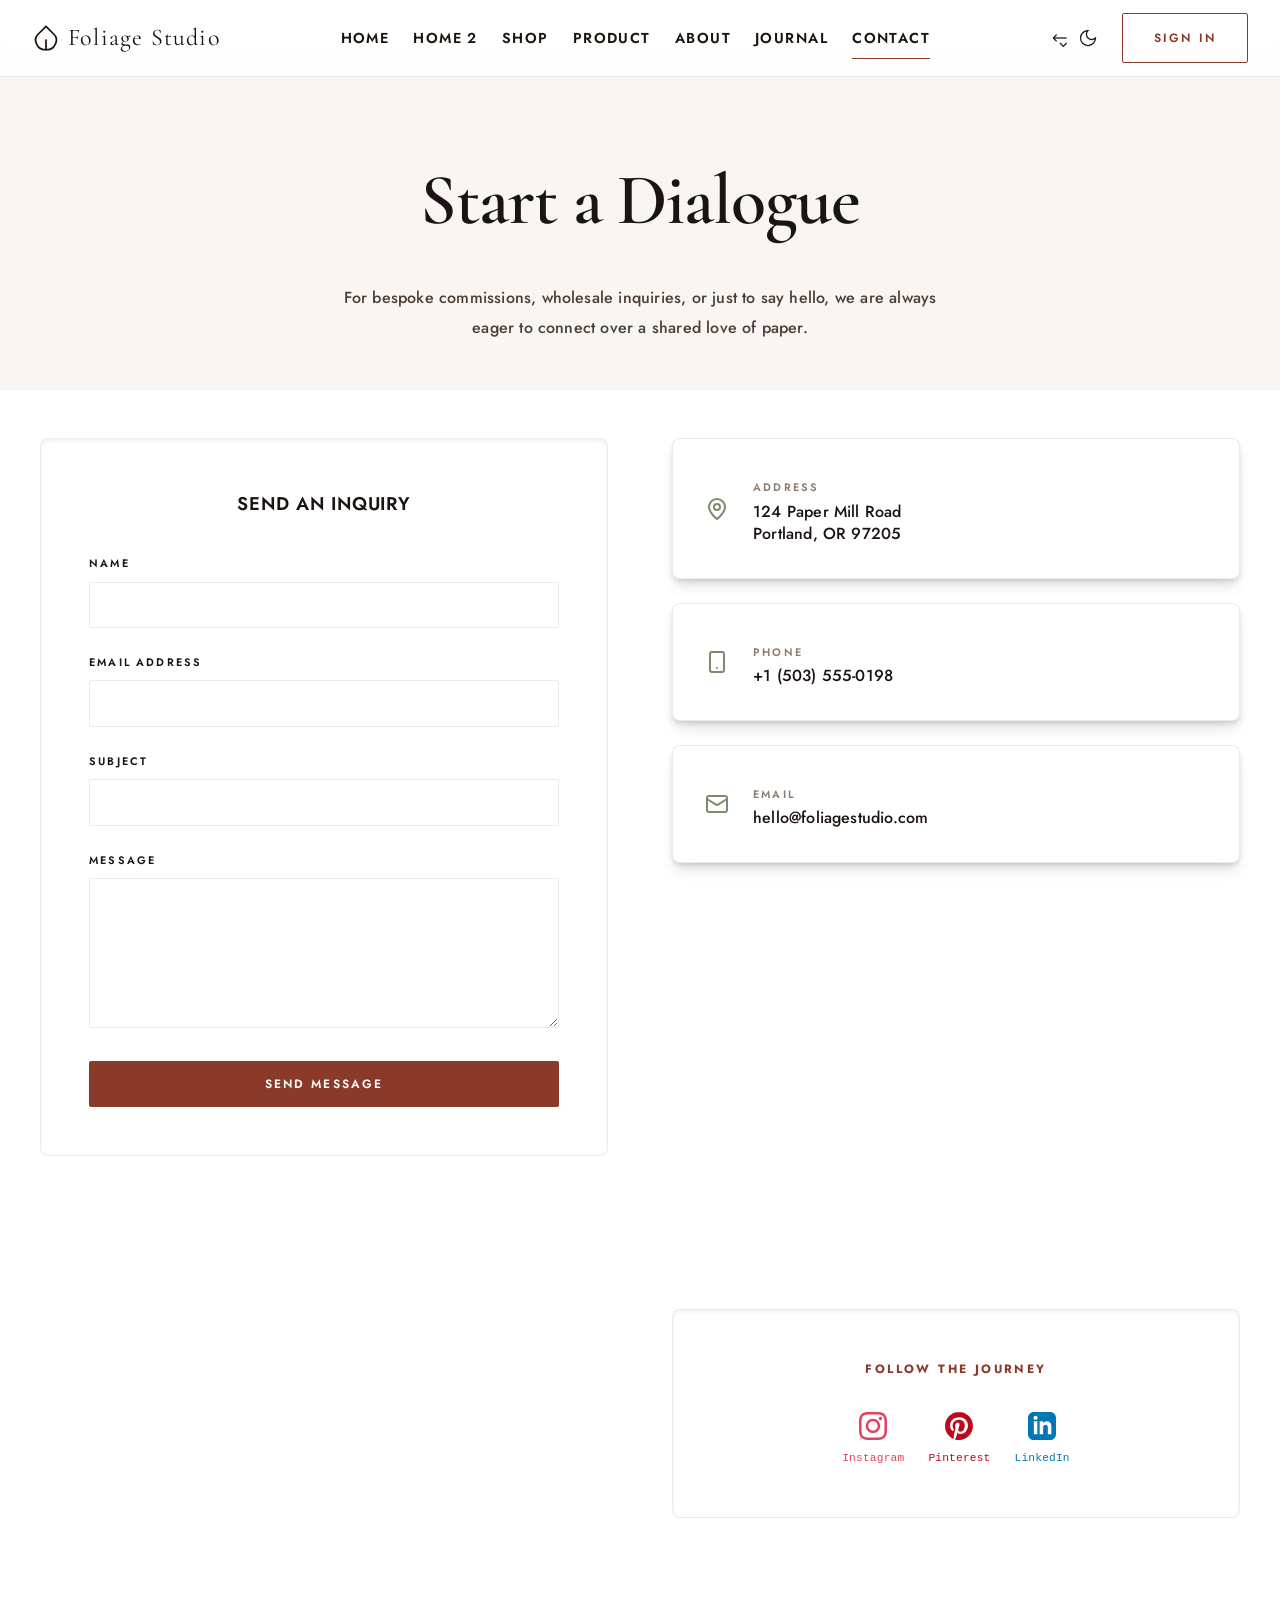
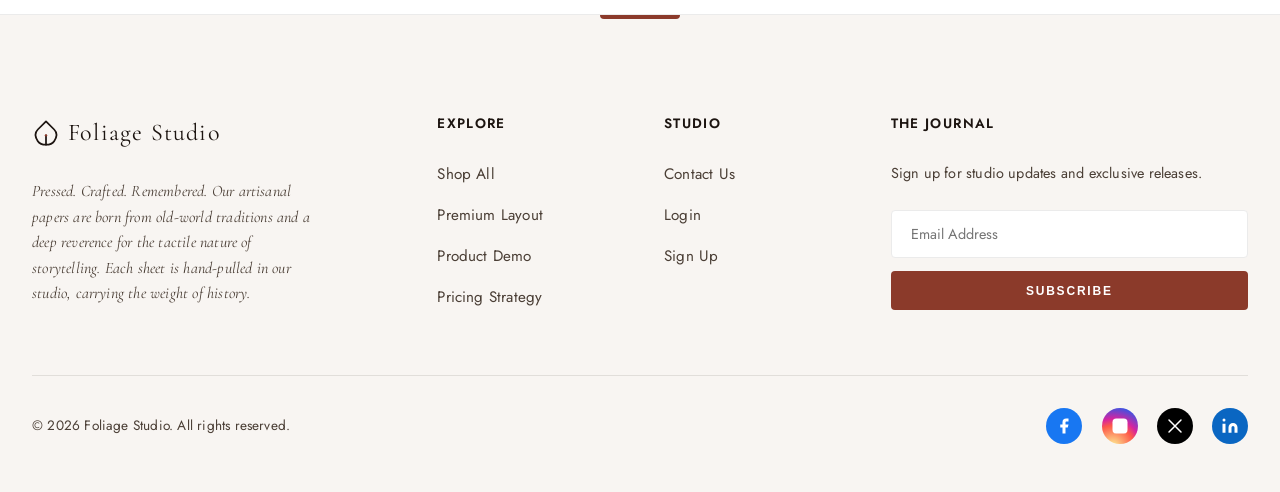
<file: contact.html>
<!DOCTYPE html>
<html lang="en" dir="ltr">

<head>
    <meta charset="UTF-8">
    <meta name="viewport" content="width=device-width, initial-scale=1.0">
    <title>Contact Studio | Foliage Studio</title>
    <link rel="icon" type="image/svg+xml" href="assets/images/favicon.svg">


    <link rel="preconnect" href="https://fonts.googleapis.com">
    <link rel="preconnect" href="https://fonts.gstatic.com" crossorigin>
    <link
        href="https://fonts.googleapis.com/css2?family=Cormorant+Garamond:ital,wght@0,300;0,400;1,300;1,400&family=Jost:wght@300;500;600&family=Courier+Prime&display=swap"
        rel="stylesheet">

    <link rel="stylesheet" href="assets/css/styles.css">
    <script src="assets/js/script.js" defer></script>
</head>

<body>
    <header class="site-header">
        <a href="index.html" class="brand-logo">
            <svg xmlns="http://www.w3.org/2000/svg" viewBox="0 0 24 24" fill="none" stroke="currentColor" stroke-width="1.5" stroke-linecap="round" stroke-linejoin="round">
                <path d="M12 2L19 9C22 12 21 16 19 19C17 22 13 22 12 22C11 22 7 22 5 19C3 16 2 12 5 9L12 2Z" />
                <path d="M12 22V14" />
                <circle cx="12" cy="14" r="1" class="brand-dot" />
            </svg>
            Foliage Studio
        </a>

        <nav class="nav-links">
            <a href="index.html">Home</a>
            <a href="home-2.html">Home 2</a>
            <a href="shop.html">Shop</a>
            <a href="product.html">Product</a>
            <a href="about.html">About</a>
            <a href="journal.html">Journal</a>
            <a href="contact.html" class="active">Contact</a>
            <a href="login.html" class="mobile-only">Sign In</a>
        </nav>

        <div class="header-actions">
            <!-- Toggles -->
            <div class="header-icons">
                <button class="header-icon rtl-toggle" aria-label="Toggle RTL">
                    <svg xmlns="http://www.w3.org/2000/svg" viewBox="0 0 24 24" fill="none" stroke="currentColor">
                        <path d="M4 12h16" />
                        <path d="M4 12l4 4" />
                        <path d="M4 12l4-4" />
                        <path d="m20 18-4 4-4-4" />
                    </svg>
                </button>
                <button class="header-icon theme-toggle" aria-label="Toggle Dark Mode">
                    <svg xmlns="http://www.w3.org/2000/svg" viewBox="0 0 24 24" fill="none" stroke="currentColor">
                        <path d="M12 3a6 6 0 0 0 9 9 9 9 0 1 1-9-9Z" />
                    </svg>
                </button>
            </div>

            <div class="header-ctas">
                <a href="login.html" class="btn-secondary">Sign In</a>
            </div>

            <button class="mobile-menu-btn" aria-label="Menu">
                <svg class="lucide lucide-menu" xmlns="http://www.w3.org/2000/svg" width="24" height="24"
                    viewBox="0 0 24 24" fill="none" stroke="currentColor" stroke-width="2" stroke-linecap="round"
                    stroke-linejoin="round">
                    <line x1="4" x2="20" y1="12" y2="12" />
                    <line x1="4" x2="20" y1="6" y2="6" />
                    <line x1="4" x2="20" y1="18" y2="18" />
                </svg>
            </button>
        </div>
    </header>

    <main>
        <section class="page-header paper-texture stagger-container">
            <h1 class="stagger-item">Start a Dialogue</h1>
            <p class="stagger-item"
                style="margin-top:1rem; max-width: 600px; margin-left:auto; margin-right:auto; font-weight: 500;">For
                bespoke commissions, wholesale inquiries, or just to say hello, we are always eager to connect over a
                shared love of paper.</p>
        </section>

        <section class="stagger-container" style="padding: 3rem 1rem 6rem;">

            <div class="contact-grid stagger-item">
                <!-- Contact Form -->
                <div class="contact-form-wrapper">
                    <h3 style="margin-bottom: 2rem; color:var(--text-ink); text-align: center;">Send an Inquiry</h3>

                    <form onsubmit="event.preventDefault()">
                        <div class="form-group">
                            <label>Name</label>
                            <input type="text" class="form-control" required>
                        </div>
                        <div class="form-group">
                            <label>Email Address</label>
                            <input type="email" class="form-control" required>
                        </div>
                        <div class="form-group">
                            <label>Subject</label>
                            <input type="text" class="form-control" required>
                        </div>
                        <div class="form-group">
                            <label>Message</label>
                            <textarea class="form-control" required></textarea>
                        </div>
                        <button type="submit" class="btn-primary" style="width:100%;">Send Message</button>
                    </form>
                </div>

                <!-- Contact Info & Map -->
                <div>
                    <div class="contact-info-stack">
                        <div class="contact-info-card">
                            <svg class="card-icon" style="margin-bottom:0;" xmlns="http://www.w3.org/2000/svg"
                                width="24" height="24" viewBox="0 0 24 24" fill="none" stroke="currentColor"
                                stroke-width="2" stroke-linecap="round" stroke-linejoin="round">
                                <path d="M20 10c0 6-8 12-8 12s-8-6-8-12a8 8 0 0 1 16 0Z" />
                                <circle cx="12" cy="10" r="3" />
                            </svg>
                            <div>
                                <label style="color:var(--text-faint);">Address</label>
                                <p style="color:var(--text-ink); font-weight:500; line-height:1.4;">124 Paper Mill
                                    Road<br>Portland, OR 97205</p>
                            </div>
                        </div>

                        <div class="contact-info-card">
                            <svg class="card-icon" style="margin-bottom:0;" xmlns="http://www.w3.org/2000/svg"
                                width="24" height="24" viewBox="0 0 24 24" fill="none" stroke="currentColor"
                                stroke-width="2" stroke-linecap="round" stroke-linejoin="round">
                                <rect width="14" height="20" x="5" y="2" rx="2" ry="2" />
                                <path d="M12 18h.01" />
                            </svg>
                            <div>
                                <label style="color:var(--text-faint);">Phone</label>
                                <p style="color:var(--text-ink); font-weight:500; line-height:1.4;">+1 (503) 555-0198
                                </p>
                            </div>
                        </div>

                        <div class="contact-info-card">
                            <svg class="card-icon" style="margin-bottom:0;" xmlns="http://www.w3.org/2000/svg"
                                width="24" height="24" viewBox="0 0 24 24" fill="none" stroke="currentColor"
                                stroke-width="2" stroke-linecap="round" stroke-linejoin="round">
                                <rect width="20" height="16" x="2" y="4" rx="2" />
                                <path d="m22 7-8.97 5.7a1.94 1.94 0 0 1-2.06 0L2 7" />
                            </svg>
                            <div>
                                <label style="color:var(--text-faint);">Email</label>
                                <p style="color:var(--text-ink); font-weight:500; line-height:1.4;">
                                    hello@foliagestudio.com</p>
                            </div>
                        </div>
                    </div>

                    <!-- Styled Google Map Embed (grayscale + sepia through CSS .contact-map) -->
                    <div class="contact-map">
                        <iframe
                            src="https://www.google.com/maps/embed?pb=!1m18!1m12!1m3!1d89481.33230623696!2d-122.74838382496735!3d45.54286762395562!2m3!1f0!2f0!3f0!3m2!1i1024!2i768!4f13.1!3m3!1m2!1s0x54950b0b7da97427%3A0x1c36b9e6f6d18591!2sPortland%2C%20OR!5e0!3m2!1sen!2sus!4v1689253457193!5m2!1sen!2sus"
                            allowfullscreen="" loading="lazy" referrerpolicy="no-referrer-when-downgrade"></iframe>
                    </div>

                    <!-- SOCIAL CONNECTIVITY SECTION -->
                    <div class="contact-social-card" style="margin-top: 4rem; text-align: center;">

                        <h4
                            style="text-transform: uppercase; letter-spacing: 0.2em; font-size: 0.75rem; color: var(--color-primary); margin-bottom: 2rem;">
                            Follow the Journey</h4>
                        <div class="social-links-wrap" style="display: flex; justify-content: center; gap: 1.5rem;">

                            <a href="#"
                                style="color: #E4405F; display: flex; flex-direction: column; align-items: center; gap: 0.5rem; text-decoration: none;">
                                <svg width="28" height="28" viewBox="0 0 24 24" fill="currentColor">
                                    <path
                                        d="M12 2.163c3.204 0 3.584.012 4.85.07 3.252.148 4.771 1.691 4.919 4.919.058 1.265.069 1.645.069 4.849 0 3.205-.012 3.584-.069 4.849-.149 3.225-1.664 4.771-4.919 4.919-1.266.058-1.644.07-4.85.07-3.204 0-3.584-.012-4.849-.07-3.26-.149-4.771-1.699-4.919-4.92-.058-1.265-.07-1.644-.07-4.849 0-3.204.013-3.583.07-4.849.149-3.227 1.664-4.771 4.919-4.919 1.266-.057 1.645-.069 4.849-.069zm0-2.163c-3.259 0-3.667.014-4.947.072-4.358.2-6.78 2.618-6.98 6.98-.059 1.281-.073 1.689-.073 4.948 0 3.259.014 3.668.072 4.948.2 4.358 2.618 6.78 6.98 6.98 1.281.058 1.689.072 4.948.072 3.259 0 3.668-.014 4.948-.072 4.354-.2 6.782-2.618 6.979-6.98.059-1.28.073-1.689.073-4.948 0-3.259-.014-3.667-.072-4.947-.196-4.354-2.617-6.78-6.979-6.98-1.281-.059-1.69-.073-4.949-.073zm0 5.838c-3.403 0-6.162 2.759-6.162 6.162s2.759 6.163 6.162 6.163 6.162-2.759 6.162-6.163-2.759-6.162-6.162-6.162zm0 10.162c-2.209 0-4-1.79-4-4 0-2.209 1.791-4 4-4s4 1.791 4 4c0 2.21-1.791 4-4 4zm6.406-11.845c-.796 0-1.441.645-1.441 1.44s.645 1.44 1.441 1.44c.795 0 1.439-.645 1.439-1.44s-.644-1.44-1.439-1.44z" />
                                </svg>
                                <span
                                    style="font-size: 0.7rem; font-weight: 500; font-family: var(--font-mono);">Instagram</span>
                            </a>
                            <a href="#"
                                style="color: #BD081C; display: flex; flex-direction: column; align-items: center; gap: 0.5rem; text-decoration: none;">
                                <svg width="28" height="28" viewBox="0 0 24 24" fill="currentColor">
                                    <path
                                        d="M12.017 0c-6.627 0-12 5.373-12 12 0 5.084 3.163 9.426 7.627 11.174-.105-.949-.2-2.405.042-3.441.218-.937 1.407-5.965 1.407-5.965s-.359-.719-.359-1.782c0-1.668.967-2.914 2.171-2.914 1.023 0 1.518.769 1.518 1.69 0 1.029-.655 2.568-.994 3.995-.283 1.194.599 2.169 1.777 2.169 2.133 0 3.772-2.249 3.772-5.495 0-2.873-2.064-4.882-5.012-4.882-3.414 0-5.418 2.561-5.418 5.207 0 1.031.397 2.138.893 2.738.098.119.112.224.083.345-.091.375-.293 1.199-.334 1.363-.053.225-.172.271-.401.165-1.495-.69-2.433-2.878-2.433-4.646 0-3.776 2.748-7.252 7.92-7.252 4.158 0 7.392 2.967 7.392 6.923 0 4.135-2.607 7.462-6.233 7.462-1.214 0-2.354-.629-2.758-1.379l-.749 2.848c-.269 1.045-1.004 2.352-1.498 3.146 1.123.345 2.306.535 3.55.535 6.627 0 12-5.373 12-12 0-6.627-5.373-12-12-12z" />
                                </svg>
                                <span
                                    style="font-size: 0.7rem; font-weight: 500; font-family: var(--font-mono);">Pinterest</span>
                            </a>
                            <a href="#"
                                style="color: #0077B5; display: flex; flex-direction: column; align-items: center; gap: 0.5rem; text-decoration: none;">
                                <svg width="28" height="28" viewBox="0 0 24 24" fill="currentColor">
                                    <path
                                        d="M19 0h-14c-2.761 0-5 2.239-5 5v14c0 2.761 2.239 5 5 5h14c2.762 0 5-2.239 5-5v-14c0-2.761-2.238-5-5-5zm-11 19h-3v-11h3v11zm-1.5-12.268c-.966 0-1.75-.79-1.75-1.764s.784-1.764 1.75-1.764 1.75.79 1.75 1.764-.783 1.764-1.75 1.764zm13.5 12.268h-3v-5.604c0-3.368-4-3.113-4 0v5.604h-3v-11h3v1.765c1.396-2.586 7-2.777 7 2.476v6.759z" />
                                </svg>
                                <span
                                    style="font-size: 0.7rem; font-weight: 500; font-family: var(--font-mono);">LinkedIn</span>
                            </a>
                        </div>
                    </div>
                </div>
            </div>
        </section>
    </main>

    <footer class="site-footer">
        <div class="footer-grid">
            <div class="footer-brand">
                <div class="brand-logo">
                    <svg xmlns="http://www.w3.org/2000/svg" viewBox="0 0 24 24" fill="none" stroke="currentColor" stroke-width="1.5" stroke-linecap="round" stroke-linejoin="round">
                <path d="M12 2L19 9C22 12 21 16 19 19C17 22 13 22 12 22C11 22 7 22 5 19C3 16 2 12 5 9L12 2Z" />
                <path d="M12 22V14" />
                <circle cx="12" cy="14" r="1" class="brand-dot" />
            </svg>
                    Foliage Studio
                </div>
                <p>Pressed. Crafted. Remembered. Our artisanal papers are born from old-world traditions and a deep reverence for the tactile nature of storytelling. Each sheet is hand-pulled in our studio, carrying the weight of history.</p>
            </div>

            <div>
                <h3 class="footer-title">Explore</h3>
                <nav class="footer-links">
                    <a href="shop.html">Shop All</a>
                    <a href="home-2.html">Premium Layout</a>
                    <a href="product.html">Product Demo</a>
                    <a href="pricing.html">Pricing Strategy</a>
                </nav>
            </div>

            <div>
                <h3 class="footer-title">Studio</h3>
                <nav class="footer-links">
                    <a href="contact.html">Contact Us</a>
                    <a href="login.html">Login</a>
                    <a href="register.html">Sign Up</a>
                </nav>
            </div>

            <div>
                <h3 class="footer-title">The Journal</h3>
                <p style="font-size:0.9rem; margin-bottom: 0.5rem;">Sign up for studio updates and exclusive releases.</p>
                <form class="newsletter-form" onsubmit="event.preventDefault()">
                    <input type="email" placeholder="Email Address" class="newsletter-input" required aria-label="Email Address">
                    <button type="submit" class="newsletter-btn">Subscribe</button>
                </form>
            </div>
        </div>

        <div class="footer-bottom">
            <p>&copy; 2026 Foliage Studio. All rights reserved.</p>
            <!-- MANDATORY FOOTER ICONS -->
            <div class="social-icons">
                <a href="#" class="social-icon social-facebook" aria-label="Facebook">
                    <svg viewBox="0 0 24 24">
                        <path d="M18 2h-3a5 5 0 0 0-5 5v3H7v4h3v8h4v-8h3l1-4h-4V7a1 1 0 0 1 1-1h3z" />
                    </svg>
                </a>
                <a href="#" class="social-icon social-instagram" aria-label="Instagram">
                    <svg viewBox="0 0 24 24">
                        <rect x="2" y="2" width="20" height="20" rx="5" ry="5" />
                        <path d="M16 11.37A4 4 0 1 1 12.63 8 4 4 0 0 1 16 11.37z" />
                        <line x1="17.5" y1="6.5" x2="17.51" y2="6.5" />
                    </svg>
                </a>
                <a href="#" class="social-icon social-twitter" aria-label="Twitter">
                    <svg viewBox="0 0 24 24">
                        <path d="M4 4l16 16M4 20L20 4" stroke="currentColor" stroke-width="2" stroke-linecap="round"
                            fill="none" />
                    </svg>
                </a>
                <a href="#" class="social-icon social-linkedin" aria-label="LinkedIn">
                    <svg viewBox="0 0 24 24">
                        <path d="M16 8a6 6 0 0 1 6 6v7h-4v-7a2 2 0 0 0-2-2 2 2 0 0 0-2 2v7h-4v-7a6 6 0 0 1 6-6z" />
                        <rect x="2" y="9" width="4" height="12" />
                        <circle cx="4" cy="4" r="2" />
                    </svg>
                </a>
            </div>
        </div>
    </footer>
    <!-- Move to Top Button -->
    <button class="move-to-top" id="moveToTop" aria-label="Move to top">
        <svg xmlns="http://www.w3.org/2000/svg" viewBox="0 0 24 24">
            <path d="m18 15-6-6-6 6" />
        </svg>
    </button>
</body>

</html>
</file>
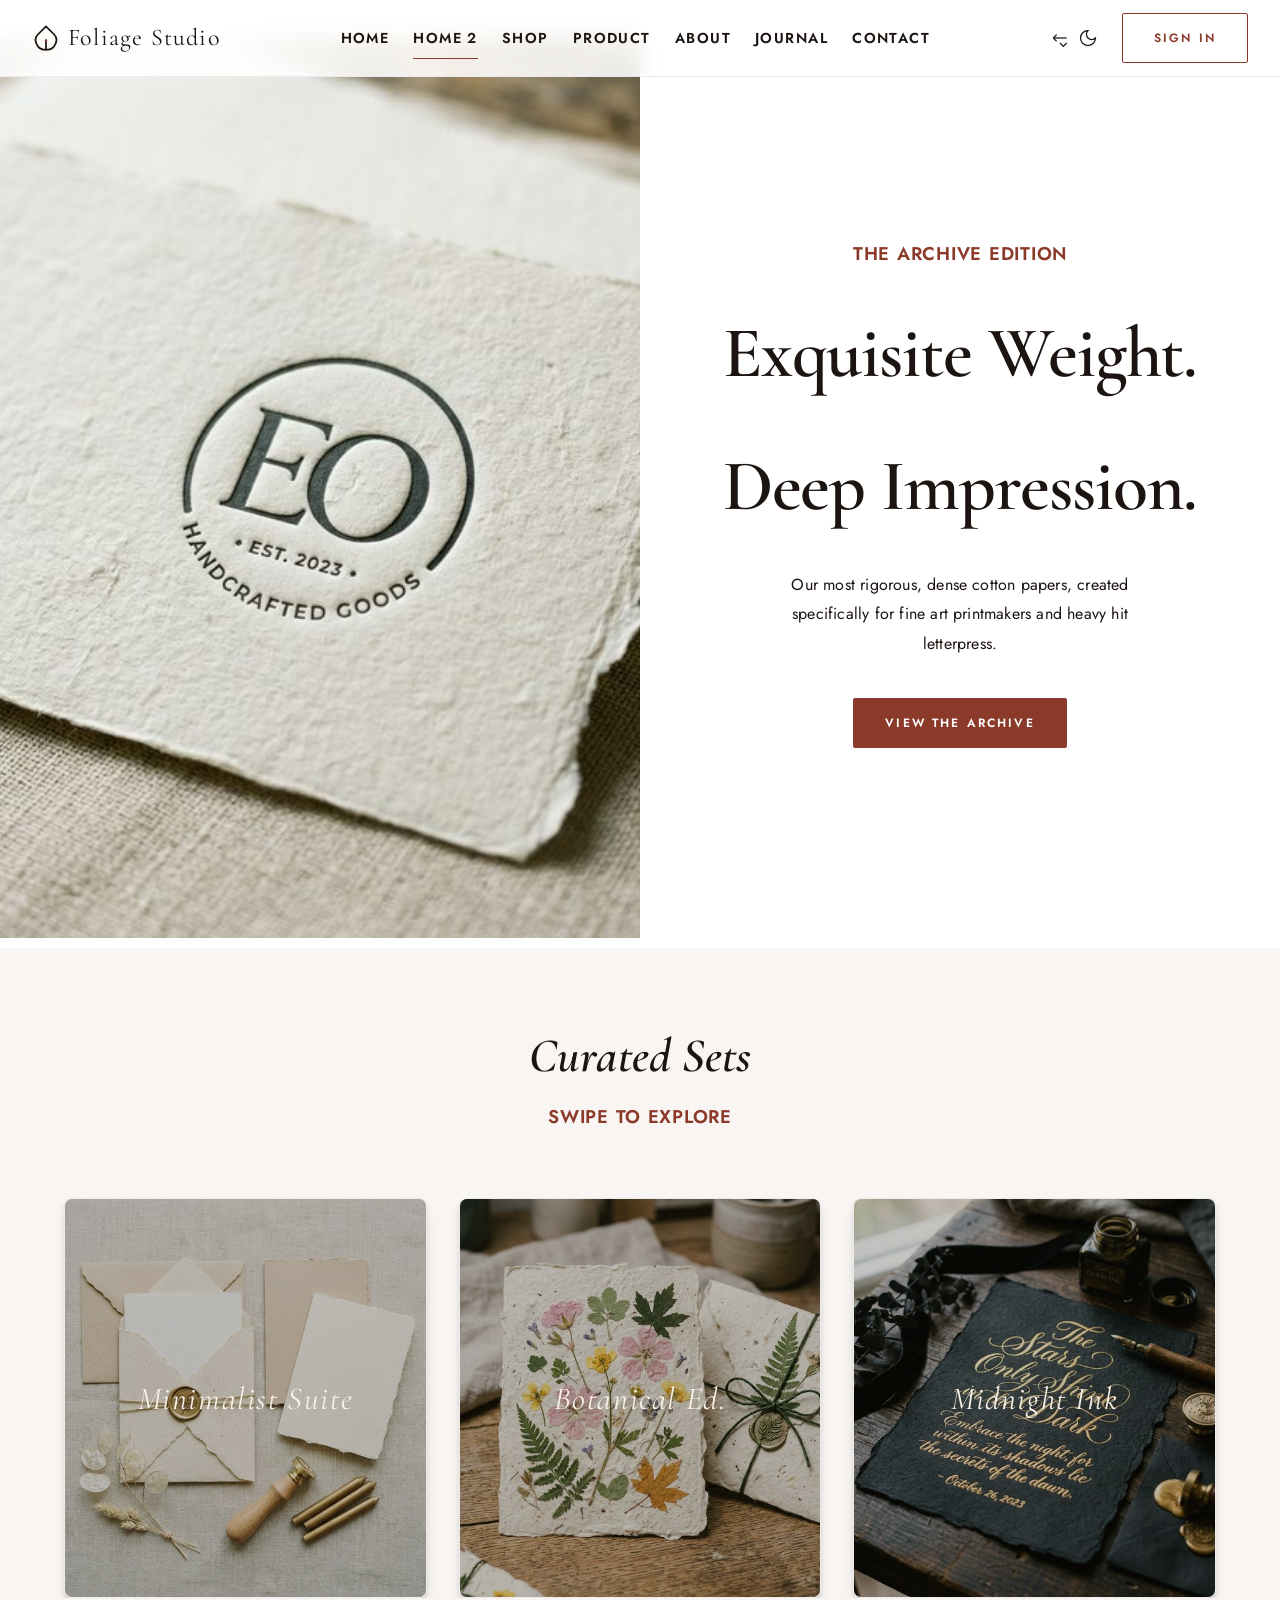
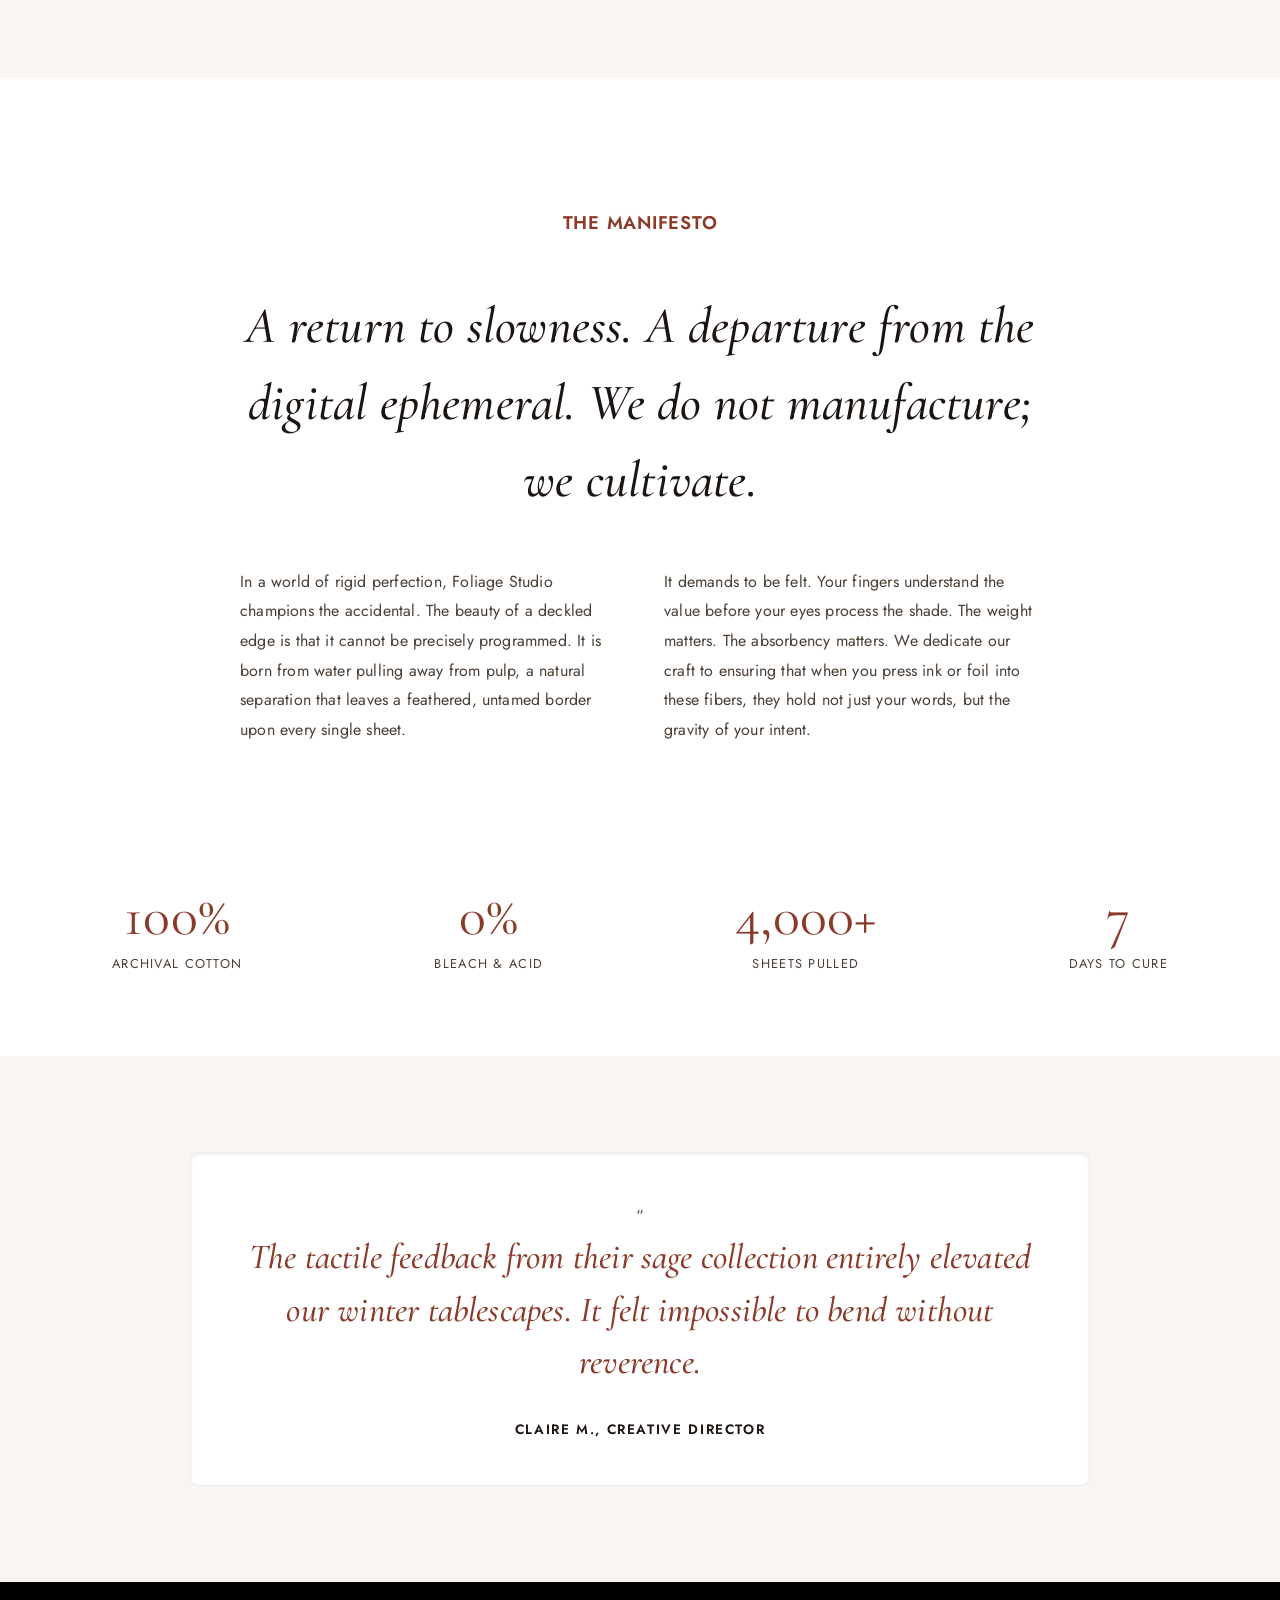
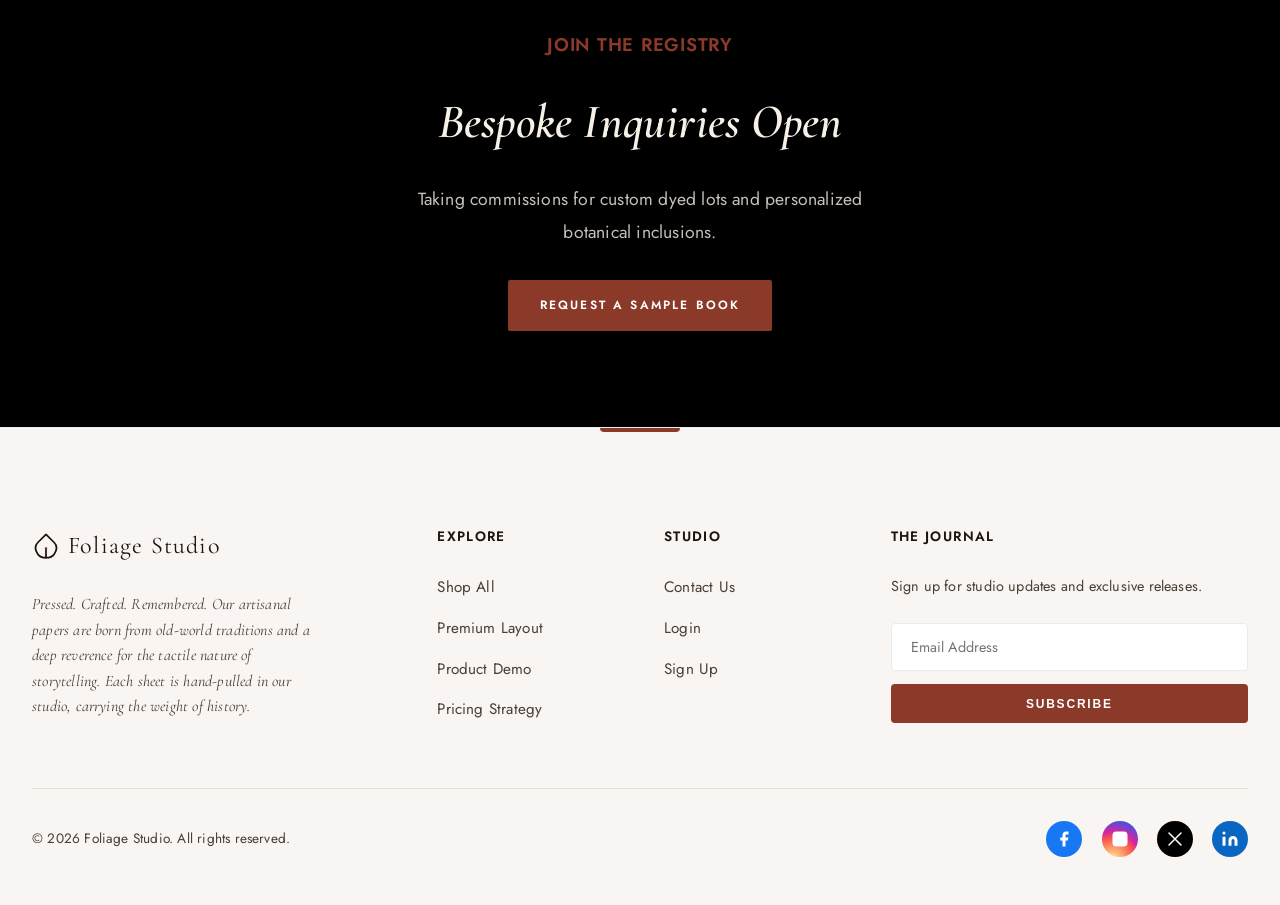
<file: home-2.html>
<!DOCTYPE html>
<html lang="en" dir="ltr">

<head>
    <meta charset="UTF-8">
    <meta name="viewport" content="width=device-width, initial-scale=1.0">
    <title>Premium Collection | Foliage Studio</title>
    <link rel="icon" type="image/svg+xml" href="assets/images/favicon.svg">


    <!-- Google Fonts -->
    <link rel="preconnect" href="https://fonts.googleapis.com">
    <link rel="preconnect" href="https://fonts.gstatic.com" crossorigin>
    <link
        href="https://fonts.googleapis.com/css2?family=Cormorant+Garamond:ital,wght@0,300;0,400;1,300;1,400&family=Jost:wght@300;500;600&family=Courier+Prime&display=swap"
        rel="stylesheet">

    <link rel="stylesheet" href="assets/css/styles.css">
    <script src="assets/js/script.js" defer></script>
    <style>
        /* Home 2 only: remove horizontal scroll in Curated Sets */
        #home2-curated-sets .horiz-scroll-container {
            overflow-x: hidden;
            flex-wrap: wrap;
            justify-content: center;
            scroll-snap-type: none;
            padding-bottom: 0;
        }

        #home2-curated-sets .horiz-scroll-container::-webkit-scrollbar {
            display: none;
        }

        #home2-curated-sets .horiz-card {
            flex: 1 1 calc(33.333% - 1.5rem);
        }

        @media (max-width: 900px) {
            #home2-curated-sets .horiz-card {
                flex: 1 1 100%;
            }
        }
    </style>
</head>

<body>
    <header class="site-header">
        <a href="index.html" class="brand-logo">
            <svg xmlns="http://www.w3.org/2000/svg" viewBox="0 0 24 24" fill="none" stroke="currentColor" stroke-width="1.5" stroke-linecap="round" stroke-linejoin="round">
                <path d="M12 2L19 9C22 12 21 16 19 19C17 22 13 22 12 22C11 22 7 22 5 19C3 16 2 12 5 9L12 2Z" />
                <path d="M12 22V14" />
                <circle cx="12" cy="14" r="1" class="brand-dot" />
            </svg>
            Foliage Studio
        </a>

        <nav class="nav-links">
            <a href="index.html">Home</a>
            <a href="home-2.html" class="active">Home 2</a>
            <a href="shop.html">Shop</a>
            <a href="product.html">Product</a>
            <a href="about.html">About</a>
            <a href="journal.html">Journal</a>
            <a href="contact.html">Contact</a>
            <a href="login.html" class="mobile-only">Sign In</a>
        </nav>

        <div class="header-actions">
            <div class="header-icons">
                <button class="header-icon rtl-toggle" aria-label="Toggle RTL">
                    <svg xmlns="http://www.w3.org/2000/svg" viewBox="0 0 24 24" fill="none" stroke="currentColor">
                        <path d="M4 12h16" />
                        <path d="M4 12l4 4" />
                        <path d="M4 12l4-4" />
                        <path d="m20 18-4 4-4-4" />
                    </svg>
                </button>
                <button class="header-icon theme-toggle" aria-label="Toggle Dark Mode">
                    <svg xmlns="http://www.w3.org/2000/svg" viewBox="0 0 24 24" fill="none" stroke="currentColor">
                        <path d="M12 3a6 6 0 0 0 9 9 9 9 0 1 1-9-9Z" />
                    </svg>
                </button>
            </div>

            <div class="header-ctas">
                <a href="login.html" class="btn-secondary">Sign In</a>
            </div>

            <button class="mobile-menu-btn" aria-label="Menu">
                <svg class="lucide lucide-menu" xmlns="http://www.w3.org/2000/svg" width="24" height="24"
                    viewBox="0 0 24 24" fill="none" stroke="currentColor" stroke-width="2" stroke-linecap="round"
                    stroke-linejoin="round">
                    <line x1="4" x2="20" y1="12" y2="12" />
                    <line x1="4" x2="20" y1="6" y2="6" />
                    <line x1="4" x2="20" y1="18" y2="18" />
                </svg>
            </button>
        </div>
    </header>

    <main>
        <!-- Home-2 Hero Vertical Split -->
        <section class="home-2-hero">
            <div class="h2-hero-img-container">
                <img src="assets/images/archive_hero.png" alt="Premium Collection" class="h2-hero-img">
            </div>
            <div class="h2-hero-content paper-texture">
                <div class="stagger-container">
                    <h3 class="stagger-item">The Archive Edition</h3>
                    <h1 class="stagger-item" style="margin: 1rem 0;">Exquisite Weight. Deep Impression.</h1>
                    <p class="stagger-item"
                        style="max-width: 400px; margin-bottom: 2.5rem; color: var(--text-ink); text-align: center; margin-left: auto; margin-right: auto;">
                        Our most rigorous, dense cotton papers, created specifically for fine art printmakers and heavy
                        hit letterpress.</p>
                    <a href="shop.html" class="btn-primary stagger-item">View The Archive</a>
                </div>
            </div>
        </section>

        <!-- Home-2 Shop Section: Horizontal Scroll -->
        <section id="home2-curated-sets" class="section-overlap z-1" style="background:var(--bg-surface); padding-top:4rem;">
            <div class="stagger-container" style="text-align: center;">
                <h2 class="stagger-item">Curated Sets</h2>
                <h3 class="stagger-item">Swipe to explore</h3>
            </div>

            <div class="horiz-scroll-container stagger-container" style="margin-top:2rem;">
                <div class="horiz-card category-card card stagger-item">
                    <img src="assets/images/set_minimalist.png" alt="Set 1">
                    <div class="category-overlay"></div>
                    <h2 class="category-title">Minimalist Suite</h2>
                </div>
                <div class="horiz-card category-card card stagger-item">
                    <img src="assets/images/set_botanical.png" alt="Set 2">
                    <div class="category-overlay"></div>
                    <h2 class="category-title">Botanical Ed.</h2>
                </div>
                <div class="horiz-card category-card card stagger-item">
                    <img src="assets/images/set_midnight.png" alt="Set 3">
                    <div class="category-overlay"></div>
                    <h2 class="category-title">Midnight Ink</h2>
                </div>
            </div>
        </section>

        <!-- Home-2 About: Editorial magazine style, typography only -->
        <section class="section-overlap z-2 paper-texture" style="background:var(--bg-card);">
            <div class="section-divider-top divider-bg-card">
                <svg viewBox="0 0 1200 120" preserveAspectRatio="none">
                    <path
                        d="M0,0V46.29c47.79,22.2,103.59,32.17,158,28,70.36-5.37,136.33-33.31,206.8-37.5C438.64,32.43,512.34,53.67,583,72.05c69.27,18,138.3,24.88,209.4,13.08,36.15-6,69.85-17.84,104.45-29.34C989.49,25,1113-14.29,1200,52.47V0Z"
                        class="shape-fill"></path>
                </svg>
            </div>

            <div class="editorial-about stagger-container">
                <h3 class="stagger-item">The Manifesto</h3>
                <h2 class="pull-quote stagger-item" style="color:var(--text-ink); margin: 3rem 0;">A return to slowness.
                    A departure from the digital ephemeral. We do not manufacture; we cultivate.</h2>
                <div style="column-count: 2; column-gap: 3rem; text-align: left;" class="stagger-item">
                    <p>In a world of rigid perfection, Foliage Studio champions the accidental. The beauty of a deckled
                        edge is that it cannot be precisely programmed. It is born from water pulling away from pulp, a
                        natural separation that leaves a feathered, untamed border upon every single sheet.</p>
                    <p>It demands to be felt. Your fingers understand the value before your eyes process the shade. The
                        weight matters. The absorbency matters. We dedicate our craft to ensuring that when you press
                        ink or foil into these fibers, they hold not just your words, but the gravity of your intent.
                    </p>
                </div>
            </div>
        </section>

        <!-- Home-2 Features: Icon-less, text stats -->
        <section class="section-overlap z-3" style="background:var(--bg-primary); padding-top: 4rem;">
            <div class="stagger-container">
                <div class="text-stats">
                    <div class="stagger-item">
                        <div class="stat-num">100%</div>
                        <div class="stat-label">Archival Cotton</div>
                    </div>
                    <div class="stagger-item">
                        <div class="stat-num">0%</div>
                        <div class="stat-label">Bleach & Acid</div>
                    </div>
                    <div class="stagger-item">
                        <div class="stat-num">4,000+</div>
                        <div class="stat-label">Sheets Pulled</div>
                    </div>
                    <div class="stagger-item">
                        <div class="stat-num">7</div>
                        <div class="stat-label">Days to Cure</div>
                    </div>
                </div>
            </div>
        </section>

        <!-- Home-2 Testimonials: Single large card -->
        <section class="section-overlap z-4" style="background:var(--bg-surface); padding: 6rem 2rem;">
            <div class="stagger-container">
                <div class="testimonial-card stagger-item" style="max-width: 900px; margin: 0 auto; text-align:center;">
                    <span class="quote-mark">“</span>
                    <h2 class="pull-quote" style="margin-top:0;">The tactile feedback from their sage collection
                        entirely elevated our winter tablescapes. It felt impossible to bend without reverence.</h2>
                    <p class="testimonial-author">Claire M., Creative Director</p>
                </div>
            </div>
        </section>

        <!-- Home-2 CTA: Dark Variant -->
        <section class="cta-banner z-5" style="background:var(--bg-dark); color:#F7F0E6; margin-top:-50px;">
            <div class="section-divider-top" style="fill:var(--bg-dark);">
                <svg viewBox="0 0 1200 120" preserveAspectRatio="none">
                    <path
                        d="M321.39,56.44c58-10.79,114.16-30.13,172-41.86,82.39-16.72,168.19-17.73,250.45-.39C823.78,31,906.67,72,985.66,92.83c70.05,18.48,146.53,26.09,214.34,3V0H0V27.35A600.21,600.21,0,0,0,321.39,56.44Z"
                        fill="var(--bg-dark)"></path>
                </svg>
            </div>

            <div class="stagger-container" style="position:relative; z-index:2;">
                <h3 class="stagger-item" style="color:var(--color-primary);">Join the Registry</h3>
                <h2 class="stagger-item" style="color:#F7F0E6; margin: 1rem 0;">Bespoke Inquiries Open</h2>
                <p class="stagger-item" style="color:#F7F0E6; opacity: 0.8; max-width:500px; margin: 0 auto 2rem;">
                    Taking
                    commissions for custom dyed lots and personalized botanical inclusions.</p>

                <a href="contact.html" class="btn-primary stagger-item">Request a Sample Book</a>
            </div>
        </section>
    </main>

    <!-- FOOTER -->
    <footer class="site-footer">
        <div class="footer-grid">
            <div class="footer-brand">
                <div class="brand-logo">
                    <svg xmlns="http://www.w3.org/2000/svg" viewBox="0 0 24 24" fill="none" stroke="currentColor" stroke-width="1.5" stroke-linecap="round" stroke-linejoin="round">
                <path d="M12 2L19 9C22 12 21 16 19 19C17 22 13 22 12 22C11 22 7 22 5 19C3 16 2 12 5 9L12 2Z" />
                <path d="M12 22V14" />
                <circle cx="12" cy="14" r="1" class="brand-dot" />
            </svg>
                    Foliage Studio
                </div>
                <p>Pressed. Crafted. Remembered. Our artisanal papers are born from old-world traditions and a deep reverence for the tactile nature of storytelling. Each sheet is hand-pulled in our studio, carrying the weight of history.</p>
            </div>

            <div>
                <h3 class="footer-title">Explore</h3>
                <nav class="footer-links">
                    <a href="shop.html">Shop All</a>
                    <a href="home-2.html">Premium Layout</a>
                    <a href="product.html">Product Demo</a>
                    <a href="pricing.html">Pricing Strategy</a>
                </nav>
            </div>

            <div>
                <h3 class="footer-title">Studio</h3>
                <nav class="footer-links">
                    <a href="contact.html">Contact Us</a>
                    <a href="login.html">Login</a>
                    <a href="register.html">Sign Up</a>
                </nav>
            </div>

            <div>
                <h3 class="footer-title">The Journal</h3>
                <p style="font-size:0.9rem; margin-bottom: 0.5rem;">Sign up for studio updates and exclusive releases.</p>
                <form class="newsletter-form" onsubmit="event.preventDefault()">
                    <input type="email" placeholder="Email Address" class="newsletter-input" required aria-label="Email Address">
                    <button type="submit" class="newsletter-btn">Subscribe</button>
                </form>
            </div>
        </div>

        <div class="footer-bottom">
            <p>&copy; 2026 Foliage Studio. All rights reserved.</p>
            <div class="social-icons">
                <a href="#" class="social-icon social-facebook" aria-label="Facebook">
                    <svg viewBox="0 0 24 24">
                        <path d="M18 2h-3a5 5 0 0 0-5 5v3H7v4h3v8h4v-8h3l1-4h-4V7a1 1 0 0 1 1-1h3z" />
                    </svg>
                </a>
                <a href="#" class="social-icon social-instagram" aria-label="Instagram">
                    <svg viewBox="0 0 24 24">
                        <rect x="2" y="2" width="20" height="20" rx="5" ry="5" />
                        <path d="M16 11.37A4 4 0 1 1 12.63 8 4 4 0 0 1 16 11.37z" />
                        <line x1="17.5" y1="6.5" x2="17.51" y2="6.5" />
                    </svg>
                </a>
                <a href="#" class="social-icon social-twitter" aria-label="Twitter">
                    <svg viewBox="0 0 24 24">
                        <path d="M4 4l16 16M4 20L20 4" stroke="currentColor" stroke-width="2" stroke-linecap="round"
                            fill="none" />
                    </svg>
                </a>
                <a href="#" class="social-icon social-linkedin" aria-label="LinkedIn">
                    <svg viewBox="0 0 24 24">
                        <path d="M16 8a6 6 0 0 1 6 6v7h-4v-7a2 2 0 0 0-2-2 2 2 0 0 0-2 2v7h-4v-7a6 6 0 0 1 6-6z" />
                        <rect x="2" y="9" width="4" height="12" />
                        <circle cx="4" cy="4" r="2" />
                    </svg>
                </a>
            </div>
        </div>
    </footer>
    <!-- Move to Top Button -->
    <button class="move-to-top" id="moveToTop" aria-label="Move to top">
        <svg xmlns="http://www.w3.org/2000/svg" viewBox="0 0 24 24">
            <path d="m18 15-6-6-6 6" />
        </svg>
    </button>
</body>

</html>
</file>
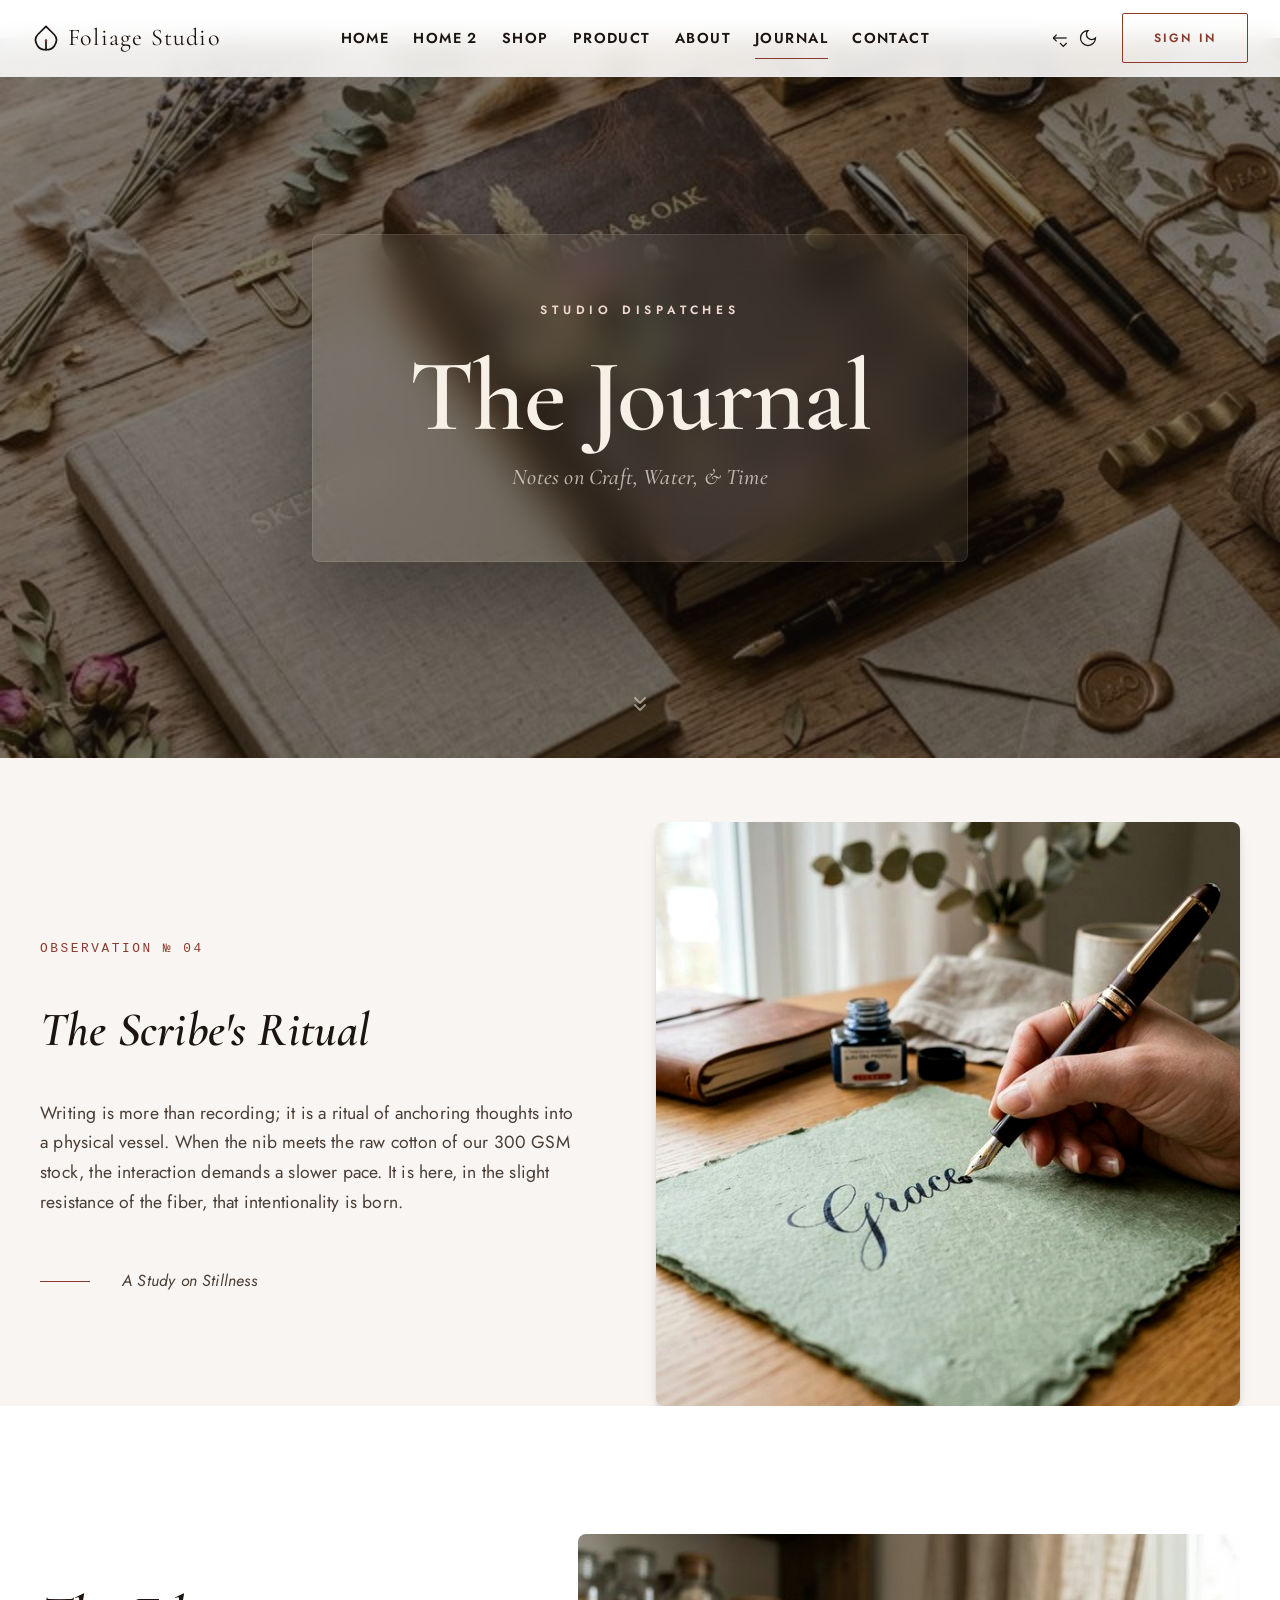
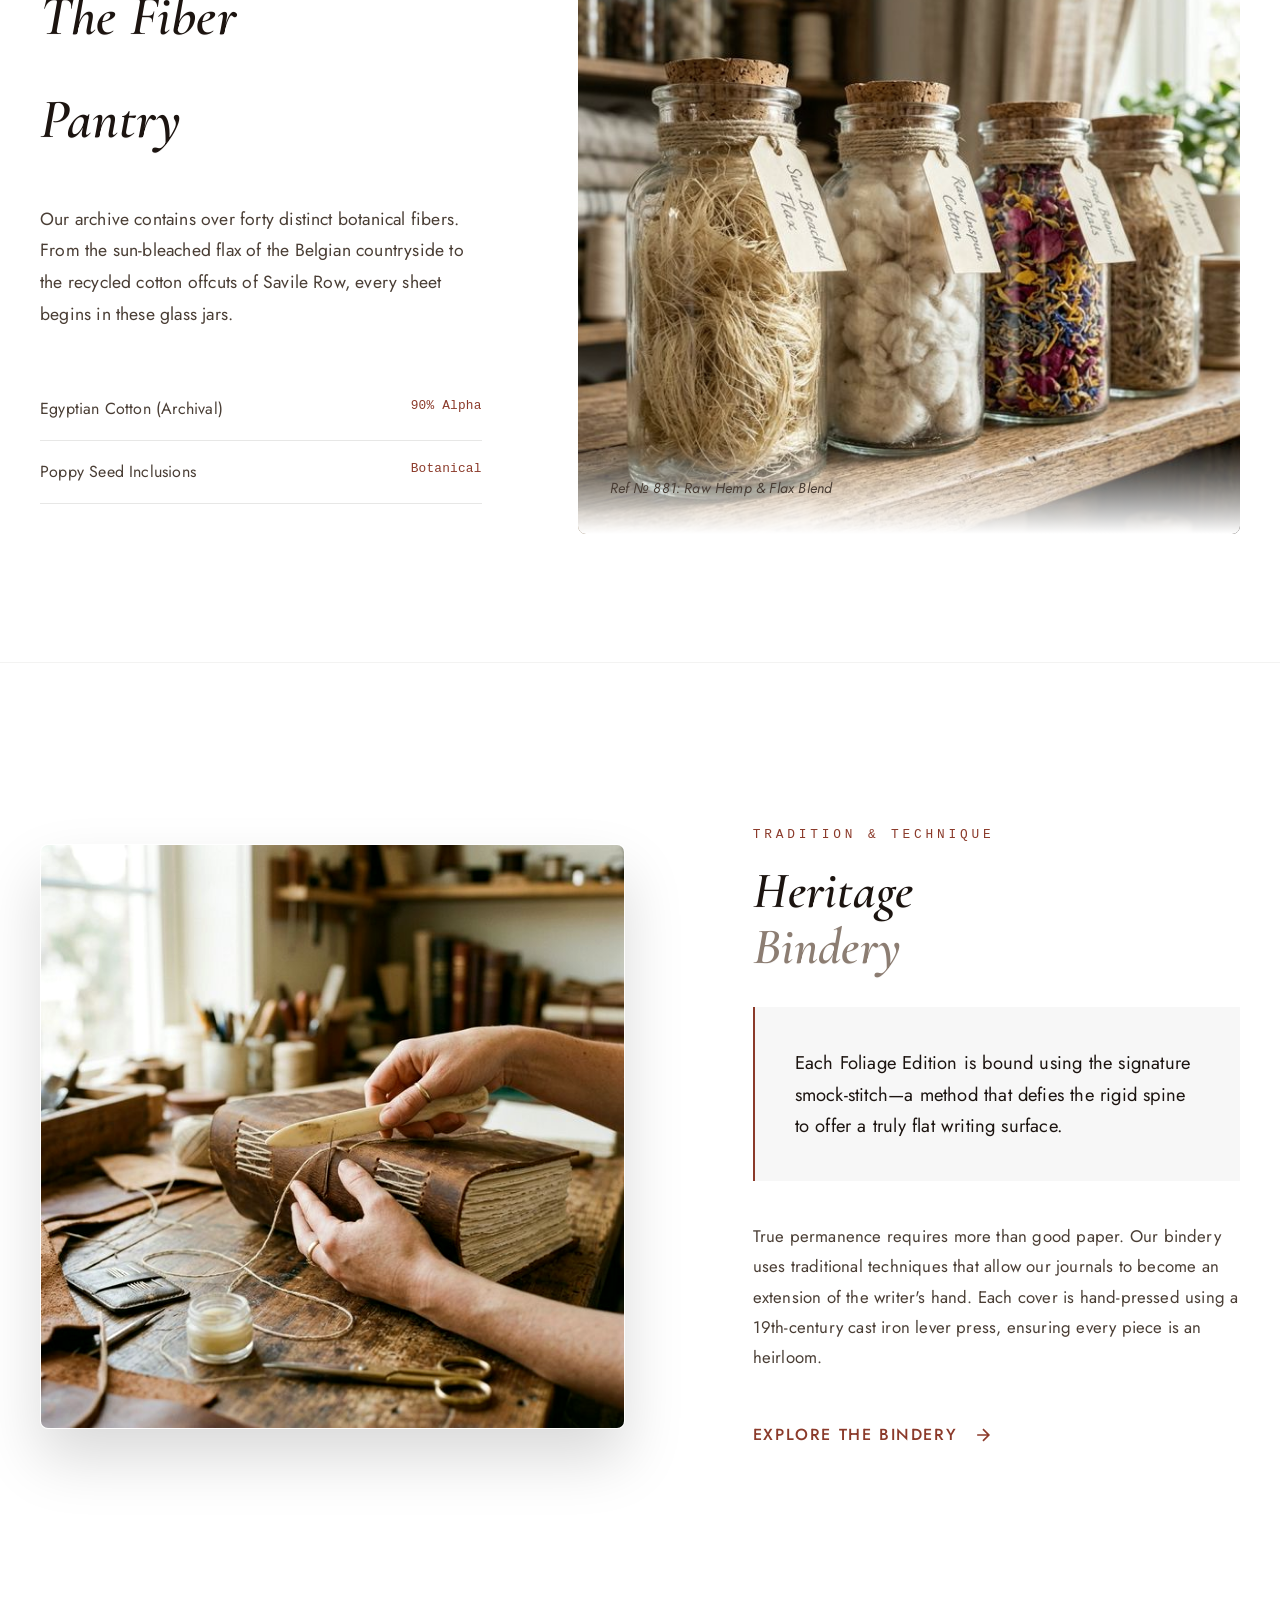
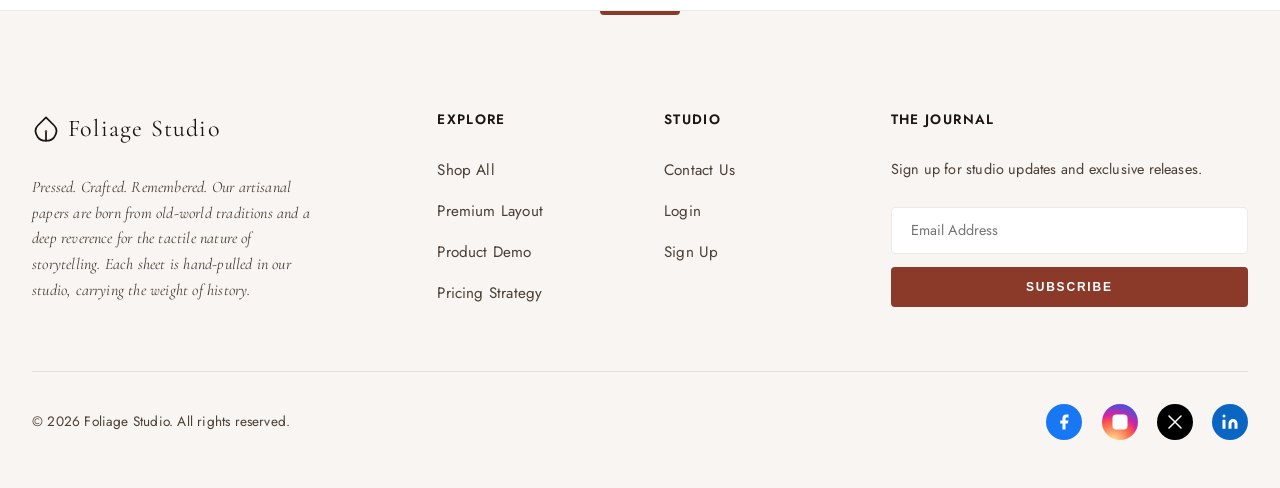
<file: journal.html>
<!DOCTYPE html>
<html lang="en" dir="ltr">

<head>
    <meta charset="UTF-8">
    <meta name="viewport" content="width=device-width, initial-scale=1.0">
    <title>Journal | Foliage Studio</title>
    <link rel="icon" type="image/svg+xml" href="assets/images/favicon.svg">


    <link rel="preconnect" href="https://fonts.googleapis.com">
    <link rel="preconnect" href="https://fonts.gstatic.com" crossorigin>
    <link
        href="https://fonts.googleapis.com/css2?family=Cormorant+Garamond:ital,wght@0,300;0,400;1,300;1,400&family=Jost:wght@300;500;600&family=Courier+Prime&display=swap"
        rel="stylesheet">

    <link rel="stylesheet" href="assets/css/styles.css">
    <script src="assets/js/script.js" defer></script>
    <style>
        /* Unique Animations for Journal Page */
        .cascade-drop {
            opacity: 0;
            transform: translateY(-80px) rotate(-2deg);
            transition: opacity 1.2s cubic-bezier(0.2, 0.8, 0.2, 1), transform 1.2s cubic-bezier(0.2, 0.8, 0.2, 1);
        }

        .cascade-drop.in-view {
            opacity: 1;
            transform: translateY(0) rotate(0deg);
        }

        .mask-reveal {
            clip-path: circle(0% at 50% 50%);
            transition: clip-path 2s cubic-bezier(0.22, 1, 0.36, 1);
        }

        .mask-reveal.in-view {
            clip-path: circle(150% at 50% 50%);
        }

        .journal-grid {
            display: grid;
            grid-template-columns: repeat(2, 1fr);
            gap: 4rem;
            margin-top: 4rem;
        }

        .article-card {
            display: block;
            position: relative;
            text-decoration: none;
            overflow: visible;
        }

        .article-img-wrap {
            overflow: hidden;
            border-radius: var(--radius-lg);
            border: 0.5px solid rgba(28, 20, 16, 0.08);
            box-shadow: var(--shadow-press);
            aspect-ratio: 4/3;
            transition: transform 0.5s cubic-bezier(0.2, 0.8, 0.2, 1), box-shadow 0.5s;
        }

        .article-card:hover .article-img-wrap {
            transform: scale(1.05) translateY(-10px);
            box-shadow: var(--shadow-lift);
        }

        .article-img-wrap img {
            width: 100%;
            height: 100%;
            object-fit: cover;
            transition: filter 0.5s;
        }

        .article-card:hover .article-img-wrap img {
            filter: saturate(1.2) contrast(1.1);
        }

        .article-meta {
            margin-top: 1.5rem;
            display: flex;
            justify-content: space-between;
            color: var(--text-faint);
            font-size: 0.85rem;
            text-transform: uppercase;
            letter-spacing: 0.1em;
        }

        .article-title {
            font-family: var(--font-display);
            font-size: 2rem;
            color: var(--text-ink);
            margin-top: 0.5rem;
            line-height: 1.2;
        }

        .draw-line-container {
            position: relative;
            padding: 4rem 2rem;
            text-align: center;
            max-width: 800px;
            margin: 4rem auto;
            background: var(--bg-card);
        }

        .border-svg {
            position: absolute;
            top: 0;
            left: 0;
            width: 100%;
            height: 100%;
            pointer-events: none;
        }

        .border-svg rect {
            fill: none;
            stroke: var(--color-primary);
            stroke-width: 2;
            stroke-dasharray: 3000;
            stroke-dashoffset: 3000;
            transition: stroke-dashoffset 3s ease-out;
        }

        .draw-line-container.in-view .border-svg rect {
            stroke-dashoffset: 0;
        }

        @media (max-width: 768px) {
            .journal-grid {
                grid-template-columns: 1fr;
            }
        }
    </style>
</head>

<body>
    <header class="site-header">
        <a href="index.html" class="brand-logo">
            <svg xmlns="http://www.w3.org/2000/svg" viewBox="0 0 24 24" fill="none" stroke="currentColor" stroke-width="1.5" stroke-linecap="round" stroke-linejoin="round">
                <path d="M12 2L19 9C22 12 21 16 19 19C17 22 13 22 12 22C11 22 7 22 5 19C3 16 2 12 5 9L12 2Z" />
                <path d="M12 22V14" />
                <circle cx="12" cy="14" r="1" class="brand-dot" />
            </svg>
            Foliage Studio
        </a>

        <nav class="nav-links">
            <a href="index.html">Home</a>
            <a href="home-2.html">Home 2</a>
            <a href="shop.html">Shop</a>
            <a href="product.html">Product</a>
            <a href="about.html">About</a>
            <a href="journal.html" class="active">Journal</a>
            <a href="contact.html">Contact</a>
            <a href="login.html" class="mobile-only">Sign In</a>
        </nav>

        <div class="header-actions">
            <!-- Toggles -->
            <div class="header-icons">
                <button class="header-icon rtl-toggle" aria-label="Toggle RTL">
                    <svg xmlns="http://www.w3.org/2000/svg" viewBox="0 0 24 24" fill="none" stroke="currentColor">
                        <path d="M4 12h16" />
                        <path d="M4 12l4 4" />
                        <path d="M4 12l4-4" />
                        <path d="m20 18-4 4-4-4" />
                    </svg>
                </button>
                <button class="header-icon theme-toggle" aria-label="Toggle Dark Mode">
                    <svg xmlns="http://www.w3.org/2000/svg" viewBox="0 0 24 24" fill="none" stroke="currentColor">
                        <path d="M12 3a6 6 0 0 0 9 9 9 9 0 1 1-9-9Z" />
                    </svg>
                </button>
            </div>

            <div class="header-ctas">
                <a href="login.html" class="btn-secondary">Sign In</a>
            </div>

            <button class="mobile-menu-btn" aria-label="Menu">
                <svg class="lucide lucide-menu" xmlns="http://www.w3.org/2000/svg" width="24" height="24"
                    viewBox="0 0 24 24" fill="none" stroke="currentColor" stroke-width="2" stroke-linecap="round"
                    stroke-linejoin="round">
                    <line x1="4" x2="20" y1="12" y2="12" />
                    <line x1="4" x2="20" y1="6" y2="6" />
                    <line x1="4" x2="20" y1="18" y2="18" />
                </svg>
            </button>
        </div>
    </header>

    <main>
        <!-- JOURNAL SECTION 1: DYNAMIC HERO -->
        <section class="journal-hero stagger-container"
            style="position: relative; height: 80vh; display: flex; align-items: center; justify-content: center; overflow: hidden; background: #1C1410;">
            <img src="assets/images/journal_hero_bg.png" alt="Journal Hero Background"
                style="position: absolute; inset: 0; width: 100%; height: 100%; object-fit: cover; opacity: 0.6; filter: brightness(0.8);">
            <div class="hero-glass-card stagger-item"
                style="position: relative; z-index: 2; background: rgba(247, 240, 230, 0.05); backdrop-filter: blur(20px); -webkit-backdrop-filter: blur(20px); border: 1px solid rgba(247, 240, 230, 0.1); padding: 4rem 6rem; border-radius: var(--radius-lg); text-align: center; max-width: 800px; box-shadow: 0 40px 100px rgba(0,0,0,0.4);">
                <p class="cascade-drop"
                    style="text-transform: uppercase; letter-spacing: 0.4em; color: #F0D8D0; font-weight: 600; margin-bottom: 1.5rem; font-size: 0.75rem;">
                    Studio Dispatches</p>


                <h1 class="cascade-drop"
                    style="transition-delay: 0.15s; font-size: clamp(3.5rem, 8vw, 7rem); color: #F7F0E6; margin-bottom: 0.5rem; line-height: 1;">
                    The Journal</h1>
                <p class="cascade-drop"
                    style="transition-delay: 0.3s; font-size: 1.4rem; font-style: italic; color: rgba(247, 240, 230, 0.7); font-family: var(--font-display); font-weight: 500;">
                    Notes on Craft, Water, & Time</p>
            </div>
            <div class="scroll-vibe"
                style="position: absolute; bottom: 2rem; left: 50%; translate: -50%; color: #F7F0E6; opacity: 0.5; animation: bounce 2s infinite;">
                <svg xmlns="http://www.w3.org/2000/svg" width="24" height="24" viewBox="0 0 24 24" fill="none"
                    stroke="currentColor" stroke-width="2" stroke-linecap="round" stroke-linejoin="round">
                    <path d="m7 13 5 5 5-5M7 6l5 5 5-5" />
                </svg>
            </div>
        </section>

        <!-- JOURNAL SECTION 1.5: THE RITUAL -->
        <section class="section-overlap z-1" style="background:var(--bg-surface); padding: 4rem 2rem 0rem 2rem;">
            <div class="grid grid-2 stagger-container" style="align-items: center; max-width: 1200px; margin: 0 auto;">
                <div class="stagger-item" style="padding-right: 3rem;">
                    <span
                        style="color:var(--color-primary); font-family:var(--font-mono); font-size: 0.8rem; letter-spacing: 0.2em; text-transform: uppercase;">Observation
                        № 04</span>
                    <h2 style="margin: 1.5rem 0; font-size: 3rem;">The Scribe's Ritual</h2>
                    <p style="font-size: 1.1rem; line-height: 1.7;">Writing is more than recording; it is a ritual of
                        anchoring thoughts into a physical vessel. When the nib meets the raw cotton of our 300 GSM
                        stock, the interaction demands a slower pace. It is here, in the slight resistance of the fiber,
                        that intentionality is born.</p>
                    <div style="margin-top: 3rem; display: flex; gap: 2rem; align-items: center;">
                        <div style="width: 50px; height: 1px; background: var(--color-primary);"></div>
                        <p style="font-style: italic; color: var(--text-muted);">A Study on Stillness</p>
                    </div>
                </div>
                <div class="stagger-item">
                    <div
                        style="position: relative; border-radius: var(--radius-lg); overflow: hidden; box-shadow: var(--shadow-float);">
                        <img src="assets/images/prod_writing.png" alt="Handwriting on handmade paper"
                            style="width: 100%; display: block; filter: contrast(1.1);">
                    </div>
                </div>
            </div>
        </section>

        <!-- JOURNAL SECTION 3: THE FIBER PANTRY -->
        <section class="section-overlap z-1" style="background:var(--bg-primary); padding: 8rem 2rem;">
            <div class="stagger-container journal-pantry-grid" style="max-width: 1200px; margin: 0 auto;">
                <div class="stagger-item">
                    <h2 style="font-size: 3.5rem; margin-bottom: 2rem;">The Fiber <br>Pantry</h2>
                    <p style="font-size: 1.1rem; line-height: 1.8; color: var(--text-muted);">Our archive contains over
                        forty distinct botanical fibers. From the sun-bleached flax of the Belgian countryside to the
                        recycled cotton offcuts of Savile Row, every sheet begins in these glass jars.</p>
                    <ul style="list-style: none; margin-top: 3rem; padding: 0;">
                        <li
                            style="padding: 1rem 0; border-bottom: 0.5px solid rgba(28,20,16,0.1); display: flex; justify-content: space-between;">
                            <span>Egyptian Cotton (Archival)</span>
                            <span
                                style="font-family: var(--font-mono); font-size: 0.8rem; color: var(--color-primary);">90%
                                Alpha</span>
                        </li>
                        <li
                            style="padding: 1rem 0; border-bottom: 0.5px solid rgba(28,20,16,0.1); display: flex; justify-content: space-between;">
                            <span>Poppy Seed Inclusions</span>
                            <span
                                style="font-family: var(--font-mono); font-size: 0.8rem; color: var(--color-primary);">Botanical</span>
                        </li>
                    </ul>
                </div>
                <div class="stagger-item">
                    <div class="pantry-img-wrap">

                        <img src="assets/images/materials_fibers.png" alt="Botanical Fibers"
                            style="width: 100%; height: 100%; object-fit: cover; filter: saturate(0.9);">
                        <div
                            style="position: absolute; bottom: 0; left: 0; right: 0; padding: 2rem; background: linear-gradient(0deg, var(--bg-primary) 0%, rgba(247,240,230,0) 100%);">
                            <p style="font-size: 0.9rem; font-style: italic;">Ref № 881: Raw Hemp & Flax Blend</p>
                        </div>
                    </div>
                </div>
            </div>
        </section>

        <!-- JOURNAL SECTION 4: THE BINDERY RITUAL -->
        <section class="section-overlap z-2"
            style="background:var(--bg-card); padding: 10rem 2rem; border-top: 0.5px solid rgba(28,20,16,0.05);">
            <div class="stagger-container journal-bindery-grid" style="max-width: 1200px; margin: 0 auto;">

                <div class="stagger-item">
                    <!-- Single Main Image -->
                    <div
                        style="width: 100%; border-radius: var(--radius-lg); overflow: hidden; box-shadow: 0 30px 60px rgba(0,0,0,0.15); border: 1px solid rgba(255,255,255,0.1);">
                        <img src="assets/images/heritage_bindery.png" alt="Heritage Hand Binding"
                            style="width: 100%; display: block; filter: contrast(1.05);">
                    </div>
                </div>



                <div class="stagger-item">
                    <span
                        style="color:var(--color-primary); font-family:var(--font-mono); font-size: 0.8rem; letter-spacing: 0.3em; text-transform: uppercase; margin-bottom: 1rem; display: block;">Tradition
                        & Technique</span>
                    <h2 style="font-size: clamp(2.5rem, 4vw, 3.8rem); line-height: 1.1; margin-bottom: 2rem;">Heritage
                        <br><span style="font-style: italic; color: var(--text-faint);">Bindery</span>
                    </h2>

                    <div
                        style="background: rgba(28,20,16,0.03); padding: 2.5rem; border-left: 2px solid var(--color-primary); margin-bottom: 2.5rem;">
                        <p style="font-size: 1.15rem; line-height: 1.7; color: var(--text-ink);">Each Foliage Edition is
                            bound using the signature smock-stitch—a method that defies the rigid spine to offer a truly
                            flat writing surface.</p>
                    </div>

                    <p style="font-size: 1.05rem; line-height: 1.8; color: var(--text-muted);">True permanence requires
                        more than good paper. Our bindery uses traditional techniques that allow our journals to become
                        an extension of the writer's hand. Each cover is hand-pressed using a 19th-century cast iron
                        lever press, ensuring every piece is an heirloom.</p>

                    <a href="shop.html" class="interactive-link"
                        style="margin-top: 3rem; display: inline-flex; align-items: center; gap: 1rem; font-weight: 500; text-transform: uppercase; letter-spacing: 0.1em; color: var(--color-primary);">
                        Explore the Bindery
                        <svg width="20" height="20" viewBox="0 0 24 24" fill="none" stroke="currentColor"
                            stroke-width="2">
                            <path d="M5 12h14M12 5l7 7-7 7" />
                        </svg>
                    </a>
                </div>

            </div>
        </section>

    </main>

    <footer class="site-footer">
        <div class="footer-grid">
            <div class="footer-brand">
                <div class="brand-logo">
                    <svg xmlns="http://www.w3.org/2000/svg" viewBox="0 0 24 24" fill="none" stroke="currentColor" stroke-width="1.5" stroke-linecap="round" stroke-linejoin="round">
                <path d="M12 2L19 9C22 12 21 16 19 19C17 22 13 22 12 22C11 22 7 22 5 19C3 16 2 12 5 9L12 2Z" />
                <path d="M12 22V14" />
                <circle cx="12" cy="14" r="1" class="brand-dot" />
            </svg>
                    Foliage Studio
                </div>
                <p>Pressed. Crafted. Remembered. Our artisanal papers are born from old-world traditions and a deep reverence for the tactile nature of storytelling. Each sheet is hand-pulled in our studio, carrying the weight of history.</p>
            </div>

            <div>
                <h3 class="footer-title">Explore</h3>
                <nav class="footer-links">
                    <a href="shop.html">Shop All</a>
                    <a href="home-2.html">Premium Layout</a>
                    <a href="product.html">Product Demo</a>
                    <a href="pricing.html">Pricing Strategy</a>
                </nav>
            </div>

            <div>
                <h3 class="footer-title">Studio</h3>
                <nav class="footer-links">
                    <a href="contact.html">Contact Us</a>
                    <a href="login.html">Login</a>
                    <a href="register.html">Sign Up</a>
                </nav>
            </div>

            <div>
                <h3 class="footer-title">The Journal</h3>
                <p style="font-size:0.9rem; margin-bottom: 0.5rem;">Sign up for studio updates and exclusive releases.</p>
                <form class="newsletter-form" onsubmit="event.preventDefault()">
                    <input type="email" placeholder="Email Address" class="newsletter-input" required aria-label="Email Address">
                    <button type="submit" class="newsletter-btn">Subscribe</button>
                </form>
            </div>
        </div>

        <div class="footer-bottom">
            <p>&copy; 2026 Foliage Studio. All rights reserved.</p>
            <div class="social-icons">
                <a href="#" class="social-icon social-facebook" aria-label="Facebook">
                    <svg viewBox="0 0 24 24">
                        <path d="M18 2h-3a5 5 0 0 0-5 5v3H7v4h3v8h4v-8h3l1-4h-4V7a1 1 0 0 1 1-1h3z" />
                    </svg>
                </a>
                <a href="#" class="social-icon social-instagram" aria-label="Instagram">
                    <svg viewBox="0 0 24 24">
                        <rect x="2" y="2" width="20" height="20" rx="5" ry="5" />
                        <path d="M16 11.37A4 4 0 1 1 12.63 8 4 4 0 0 1 16 11.37z" />
                        <line x1="17.5" y1="6.5" x2="17.51" y2="6.5" />
                    </svg>
                </a>
                <a href="#" class="social-icon social-twitter" aria-label="Twitter">
                    <svg viewBox="0 0 24 24">
                        <path d="M4 4l16 16M4 20L20 4" stroke="currentColor" stroke-width="2" stroke-linecap="round"
                            fill="none" />
                    </svg>
                </a>
                <a href="#" class="social-icon social-linkedin" aria-label="LinkedIn">
                    <svg viewBox="0 0 24 24">
                        <path d="M16 8a6 6 0 0 1 6 6v7h-4v-7a2 2 0 0 0-2-2 2 2 0 0 0-2 2v7h-4v-7a6 6 0 0 1 6-6z" />
                        <rect x="2" y="9" width="4" height="12" />
                        <circle cx="4" cy="4" r="2" />
                    </svg>
                </a>
            </div>
        </div>
    </footer>

    <!-- Intersection observer for unique elements isolated to this page -->
    <script>
        document.addEventListener('DOMContentLoaded', () => {
            const extraObserverOptions = { threshold: 0.2 };
            const extraObserver = new IntersectionObserver((entries, obs) => {
                entries.forEach(entry => {
                    if (entry.isIntersecting) {
                        entry.target.classList.add('in-view');
                        obs.unobserve(entry.target);
                    }
                });
            }, extraObserverOptions);

            document.querySelectorAll('.cascade-drop, .observer-hook').forEach(el => {
                extraObserver.observe(el);
            });
        });
    </script>
    <!-- Move to Top Button -->
    <button class="move-to-top" id="moveToTop" aria-label="Move to top">
        <svg xmlns="http://www.w3.org/2000/svg" viewBox="0 0 24 24">
            <path d="m18 15-6-6-6 6" />
        </svg>
    </button>
</body>

</html>
</file>
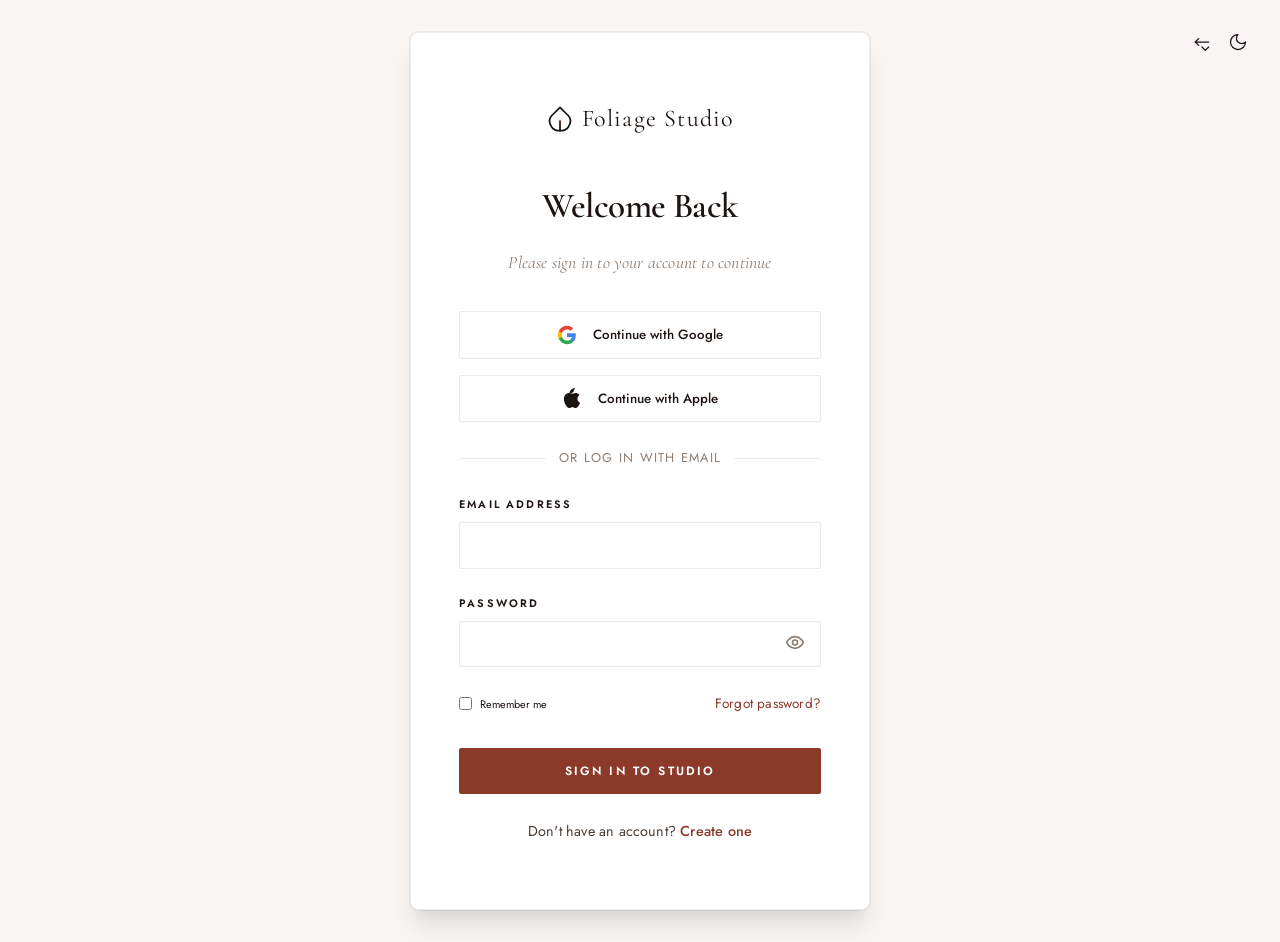
<file: login.html>
<!DOCTYPE html>
<html lang="en" dir="ltr">

<head>
    <meta charset="UTF-8">
    <meta name="viewport" content="width=device-width, initial-scale=1.0">
    <title>Login | Foliage Studio</title>
    <link rel="icon" type="image/svg+xml" href="assets/images/favicon.svg">


    <link rel="preconnect" href="https://fonts.googleapis.com">
    <link rel="preconnect" href="https://fonts.gstatic.com" crossorigin>
    <link
        href="https://fonts.googleapis.com/css2?family=Cormorant+Garamond:ital,wght@0,300;0,400;1,300;1,400&family=Jost:wght@300;500;600&family=Courier+Prime&display=swap"
        rel="stylesheet">

    <link rel="stylesheet" href="assets/css/styles.css">
    <script src="assets/js/script.js" defer></script>
</head>

<body class="auth-page">
    <div class="auth-card">
        <!-- Toggles at top right of card (or left in RTL) -->
        <div class="auth-toggles">
            <button class="header-icon rtl-toggle" aria-label="Toggle RTL">
                <svg xmlns="http://www.w3.org/2000/svg" width="20" height="20" viewBox="0 0 24 24" fill="none"
                    stroke="currentColor" stroke-width="2" stroke-linecap="round" stroke-linejoin="round">
                    <path d="M4 12h16" />
                    <path d="M4 12l4 4" />
                    <path d="M4 12l4-4" />
                    <path d="m20 18-4 4-4-4" />
                </svg>
            </button>
            <button class="header-icon theme-toggle" aria-label="Toggle Dark Mode">
                <svg xmlns="http://www.w3.org/2000/svg" width="20" height="20" viewBox="0 0 24 24" fill="none"
                    stroke="currentColor" stroke-width="2" stroke-linecap="round" stroke-linejoin="round">
                    <path d="M12 3a6 6 0 0 0 9 9 9 9 0 1 1-9-9Z" />
                </svg>
            </button>
        </div>

        <a href="index.html" class="auth-logo brand-logo">
            <svg xmlns="http://www.w3.org/2000/svg" viewBox="0 0 24 24" fill="none" stroke="currentColor" stroke-width="1.5" stroke-linecap="round" stroke-linejoin="round">
                <path d="M12 2L19 9C22 12 21 16 19 19C17 22 13 22 12 22C11 22 7 22 5 19C3 16 2 12 5 9L12 2Z" />
                <path d="M12 22V14" />
                <circle cx="12" cy="14" r="1" class="brand-dot" />
            </svg>
            Foliage Studio
        </a>

        <h1 class="auth-title h2" style="font-size: 2.2rem;">Welcome Back</h1>
        <div class="auth-subtitle">Please sign in to your account to continue</div>

        <button class="social-login-btn">
            <svg viewBox="0 0 24 24" fill="currentColor">
                <path
                    d="M22.56 12.25c0-.78-.07-1.53-.2-2.25H12v4.26h5.92c-.26 1.37-1.04 2.53-2.21 3.31v2.77h3.57c2.08-1.92 3.28-4.74 3.28-8.09z"
                    fill="#4285F4" />
                <path
                    d="M12 23c2.97 0 5.46-.98 7.28-2.66l-3.57-2.77c-.98.66-2.23 1.06-3.71 1.06-2.86 0-5.29-1.93-6.16-4.53H2.18v2.84C3.99 20.53 7.7 23 12 23z"
                    fill="#34A853" />
                <path
                    d="M5.84 14.09c-.22-.66-.35-1.36-.35-2.09s.13-1.43.35-2.09V7.07H2.18C1.43 8.55 1 10.22 1 12s.43 3.45 1.18 4.93l2.85-2.22.81-.62z"
                    fill="#FBBC05" />
                <path
                    d="M12 5.38c1.62 0 3.06.56 4.21 1.64l3.15-3.15C17.45 2.09 14.97 1 12 1 7.7 1 3.99 3.47 2.18 7.07l3.66 2.84c.87-2.6 3.3-4.53 6.16-4.53z"
                    fill="#EA4335" />
            </svg>
            Continue with Google
        </button>

        <button class="social-login-btn">
            <svg viewBox="0 0 24 24" fill="currentColor">
                <path
                    d="M12.152 6.896c-.948 0-2.415-1.078-3.96-1.04-2.04.027-3.91 1.183-4.961 3.014-2.117 3.675-.546 9.103 1.519 12.09 1.013 1.454 2.208 3.09 3.792 3.039 1.52-.065 2.09-.987 3.935-.987 1.831 0 2.43.987 3.96.948 1.637-.026 2.62-1.482 3.6-2.94 1.13-1.65 1.59-3.26 1.614-3.344-.037-.013-3.138-1.2-3.161-4.787-.02-3.003 2.454-4.444 2.56-4.502-1.41-2.073-3.59-2.364-4.364-2.427-2.083-.17-4.116 1.054-5.116 1.054a3.81 3.81 0 0 1-2.42-.908zm1.884-3.662C15.022 2.04 15.65 0 15.65 0c-1.879.078-3.978 1.252-5.031 2.441-.937 1.054-1.678 2.56-1.463 4.027 2.08.156 3.948-1.054 4.88-2.234z" />
            </svg>
            Continue with Apple
        </button>

        <div class="auth-divider">or log in with email</div>

        <form action="#" method="POST" onsubmit="event.preventDefault()">
            <div class="form-group" style="text-align: left;">
                <label>Email address</label>
                <input type="email" class="form-control" required>
            </div>
            <div class="form-group" style="text-align: left;">
                <label>Password</label>
                <div class="password-group">
                    <input type="password" class="form-control" required style="padding-right: 40px;">
                    <button type="button" class="pwd-toggle" aria-label="Toggle password visibility">
                        <svg xmlns="http://www.w3.org/2000/svg" width="20" height="20" viewBox="0 0 24 24" fill="none"
                            stroke="currentColor" stroke-width="2" stroke-linecap="round" stroke-linejoin="round"
                            class="lucide lucide-eye">
                            <path d="M2 12s3-7 10-7 10 7 10 7-3 7-10 7-10-7-10-7Z" />
                            <circle cx="12" cy="12" r="3" />
                        </svg>
                    </button>
                </div>
            </div>

            <div class="auth-options">
                <label class="checkbox-label" style="margin-bottom:0;">
                    <input type="checkbox"> Remember me
                </label>
                <a href="#" style="color:var(--color-primary); font-size:0.85rem;">Forgot password?</a>
            </div>

            <button type="submit" class="btn-primary">Sign In to Studio</button>
        </form>

        <p class="auth-sub">Don't have an account? <a href="register.html"
                style="color:var(--color-primary); font-weight:500;">Create one</a></p>
    </div>
    <!-- Move to Top Button -->
    <button class="move-to-top" id="moveToTop" aria-label="Move to top">
        <svg xmlns="http://www.w3.org/2000/svg" viewBox="0 0 24 24">
            <path d="m18 15-6-6-6 6" />
        </svg>
    </button>
</body>

</html>
</file>
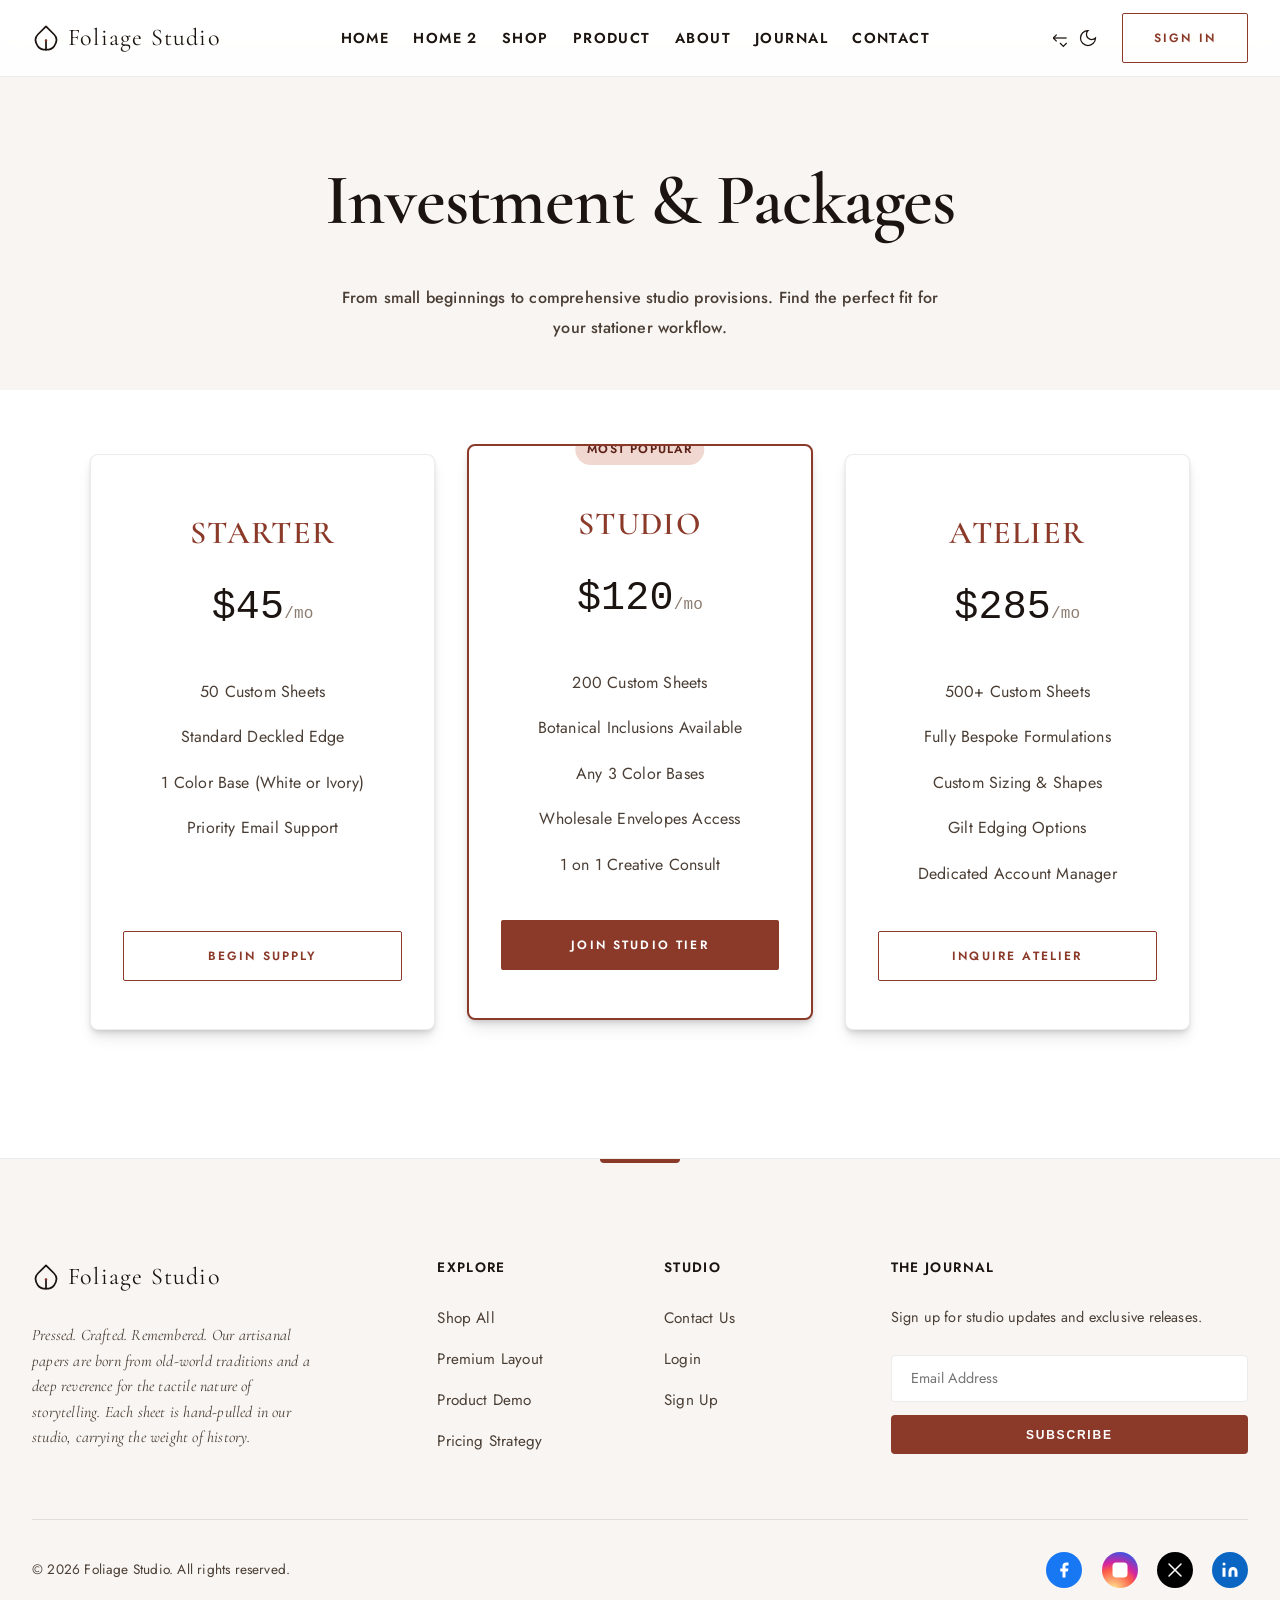
<file: pricing.html>
<!DOCTYPE html>
<html lang="en" dir="ltr">

<head>
    <meta charset="UTF-8">
    <meta name="viewport" content="width=device-width, initial-scale=1.0">
    <title>Pricing | Foliage Studio</title>
    <link rel="icon" type="image/svg+xml" href="assets/images/favicon.svg">


    <link rel="preconnect" href="https://fonts.googleapis.com">
    <link rel="preconnect" href="https://fonts.gstatic.com" crossorigin>
    <link
        href="https://fonts.googleapis.com/css2?family=Cormorant+Garamond:ital,wght@0,300;0,400;1,300;1,400&family=Jost:wght@300;500;600&family=Courier+Prime&display=swap"
        rel="stylesheet">

    <link rel="stylesheet" href="assets/css/styles.css">
    <script src="assets/js/script.js" defer></script>
</head>

<body>
    <header class="site-header">
        <a href="index.html" class="brand-logo">
            <svg xmlns="http://www.w3.org/2000/svg" viewBox="0 0 24 24" fill="none" stroke="currentColor" stroke-width="1.5" stroke-linecap="round" stroke-linejoin="round">
                <path d="M12 2L19 9C22 12 21 16 19 19C17 22 13 22 12 22C11 22 7 22 5 19C3 16 2 12 5 9L12 2Z" />
                <path d="M12 22V14" />
                <circle cx="12" cy="14" r="1" class="brand-dot" />
            </svg>
            Foliage Studio
        </a>

        <nav class="nav-links">
            <a href="index.html">Home</a>
            <a href="home-2.html">Home 2</a>
            <a href="shop.html">Shop</a>
            <a href="product.html">Product</a>
            <a href="about.html">About</a>
            <a href="journal.html">Journal</a>
            <a href="contact.html">Contact</a>
            <a href="login.html" class="mobile-only">Sign In</a>
        </nav>

        <div class="header-actions">
            <!-- Toggles -->
            <div class="header-icons">
                <button class="header-icon rtl-toggle" aria-label="Toggle RTL">
                    <svg xmlns="http://www.w3.org/2000/svg" viewBox="0 0 24 24" fill="none" stroke="currentColor">
                        <path d="M4 12h16" />
                        <path d="M4 12l4 4" />
                        <path d="M4 12l4-4" />
                        <path d="m20 18-4 4-4-4" />
                    </svg>
                </button>
                <button class="header-icon theme-toggle" aria-label="Toggle Dark Mode">
                    <svg xmlns="http://www.w3.org/2000/svg" viewBox="0 0 24 24" fill="none" stroke="currentColor">
                        <path d="M12 3a6 6 0 0 0 9 9 9 9 0 1 1-9-9Z" />
                    </svg>
                </button>
            </div>

            <div class="header-ctas">
                <a href="login.html" class="btn-secondary">Sign In</a>
            </div>

            <button class="mobile-menu-btn" aria-label="Menu">
                <svg class="lucide lucide-menu" xmlns="http://www.w3.org/2000/svg" width="24" height="24"
                    viewBox="0 0 24 24" fill="none" stroke="currentColor" stroke-width="2" stroke-linecap="round"
                    stroke-linejoin="round">
                    <line x1="4" x2="20" y1="12" y2="12" />
                    <line x1="4" x2="20" y1="6" y2="6" />
                    <line x1="4" x2="20" y1="18" y2="18" />
                </svg>
            </button>
        </div>
    </header>

    <main>
        <section class="page-header paper-texture stagger-container">
            <h1 class="stagger-item">Investment & Packages</h1>
            <p class="stagger-item"
                style="margin-top:1rem; max-width: 600px; margin-left:auto; margin-right:auto; font-weight: 500;">From
                small beginnings to comprehensive studio provisions. Find the perfect fit for your stationer workflow.
            </p>
        </section>

        <section class="stagger-container" style="padding: 4rem 2rem 8rem;">
            <div class="pricing-grid stagger-item">
                <!-- Starter -->
                <div class="card pricing-card">
                    <h3 class="pricing-title">Starter</h3>
                    <div class="pricing-amount">$45<span>/mo</span></div>
                    <ul class="pricing-features">
                        <li>50 Custom Sheets</li>
                        <li>Standard Deckled Edge</li>
                        <li>1 Color Base (White or Ivory)</li>
                        <li>Priority Email Support</li>
                    </ul>
                    <a href="contact.html" class="btn-secondary btn-block">Begin Supply</a>
                </div>

                <!-- Studio (POPULAR) -->
                <div class="card pricing-card popular">
                    <span class="popular-badge">Most Popular</span>
                    <h3 class="pricing-title">Studio</h3>
                    <div class="pricing-amount">$120<span>/mo</span></div>
                    <ul class="pricing-features">
                        <li>200 Custom Sheets</li>
                        <li>Botanical Inclusions Available</li>
                        <li>Any 3 Color Bases</li>
                        <li>Wholesale Envelopes Access</li>
                        <li>1 on 1 Creative Consult</li>
                    </ul>
                    <a href="contact.html" class="btn-primary btn-block">Join Studio Tier</a>
                </div>

                <!-- Atelier -->
                <div class="card pricing-card">
                    <h3 class="pricing-title">Atelier</h3>
                    <div class="pricing-amount">$285<span>/mo</span></div>
                    <ul class="pricing-features">
                        <li>500+ Custom Sheets</li>
                        <li>Fully Bespoke Formulations</li>
                        <li>Custom Sizing & Shapes</li>
                        <li>Gilt Edging Options</li>
                        <li>Dedicated Account Manager</li>
                    </ul>
                    <a href="contact.html" class="btn-secondary btn-block">Inquire Atelier</a>
                </div>
            </div>
        </section>
    </main>

    <footer class="site-footer">
        <div class="footer-grid">
            <div class="footer-brand">
                <div class="brand-logo">
                    <svg xmlns="http://www.w3.org/2000/svg" viewBox="0 0 24 24" fill="none" stroke="currentColor" stroke-width="1.5" stroke-linecap="round" stroke-linejoin="round">
                <path d="M12 2L19 9C22 12 21 16 19 19C17 22 13 22 12 22C11 22 7 22 5 19C3 16 2 12 5 9L12 2Z" />
                <path d="M12 22V14" />
                <circle cx="12" cy="14" r="1" class="brand-dot" />
            </svg>
                    Foliage Studio
                </div>
                <p>Pressed. Crafted. Remembered. Our artisanal papers are born from old-world traditions and a deep reverence for the tactile nature of storytelling. Each sheet is hand-pulled in our studio, carrying the weight of history.</p>
            </div>

            <div>
                <h3 class="footer-title">Explore</h3>
                <nav class="footer-links">
                    <a href="shop.html">Shop All</a>
                    <a href="home-2.html">Premium Layout</a>
                    <a href="product.html">Product Demo</a>
                    <a href="pricing.html">Pricing Strategy</a>
                </nav>
            </div>

            <div>
                <h3 class="footer-title">Studio</h3>
                <nav class="footer-links">
                    <a href="contact.html">Contact Us</a>
                    <a href="login.html">Login</a>
                    <a href="register.html">Sign Up</a>
                </nav>
            </div>

            <div>
                <h3 class="footer-title">The Journal</h3>
                <p style="font-size:0.9rem; margin-bottom: 0.5rem;">Sign up for studio updates and exclusive releases.</p>
                <form class="newsletter-form" onsubmit="event.preventDefault()">
                    <input type="email" placeholder="Email Address" class="newsletter-input" required aria-label="Email Address">
                    <button type="submit" class="newsletter-btn">Subscribe</button>
                </form>
            </div>
        </div>

        <div class="footer-bottom">
            <p>&copy; 2026 Foliage Studio. All rights reserved.</p>
            <div class="social-icons">
                <a href="#" class="social-icon social-facebook" aria-label="Facebook">
                    <svg viewBox="0 0 24 24">
                        <path d="M18 2h-3a5 5 0 0 0-5 5v3H7v4h3v8h4v-8h3l1-4h-4V7a1 1 0 0 1 1-1h3z" />
                    </svg>
                </a>
                <a href="#" class="social-icon social-instagram" aria-label="Instagram">
                    <svg viewBox="0 0 24 24">
                        <rect x="2" y="2" width="20" height="20" rx="5" ry="5" />
                        <path d="M16 11.37A4 4 0 1 1 12.63 8 4 4 0 0 1 16 11.37z" />
                        <line x1="17.5" y1="6.5" x2="17.51" y2="6.5" />
                    </svg>
                </a>
                <a href="#" class="social-icon social-twitter" aria-label="Twitter">
                    <svg viewBox="0 0 24 24">
                        <path d="M4 4l16 16M4 20L20 4" stroke="currentColor" stroke-width="2" stroke-linecap="round"
                            fill="none" />
                    </svg>
                </a>
                <a href="#" class="social-icon social-linkedin" aria-label="LinkedIn">
                    <svg viewBox="0 0 24 24">
                        <path d="M16 8a6 6 0 0 1 6 6v7h-4v-7a2 2 0 0 0-2-2 2 2 0 0 0-2 2v7h-4v-7a6 6 0 0 1 6-6z" />
                        <rect x="2" y="9" width="4" height="12" />
                        <circle cx="4" cy="4" r="2" />
                    </svg>
                </a>
            </div>
        </div>
    </footer>
    <!-- Move to Top Button -->
    <button class="move-to-top" id="moveToTop" aria-label="Move to top">
        <svg xmlns="http://www.w3.org/2000/svg" viewBox="0 0 24 24">
            <path d="m18 15-6-6-6 6" />
        </svg>
    </button>
</body>

</html>
</file>
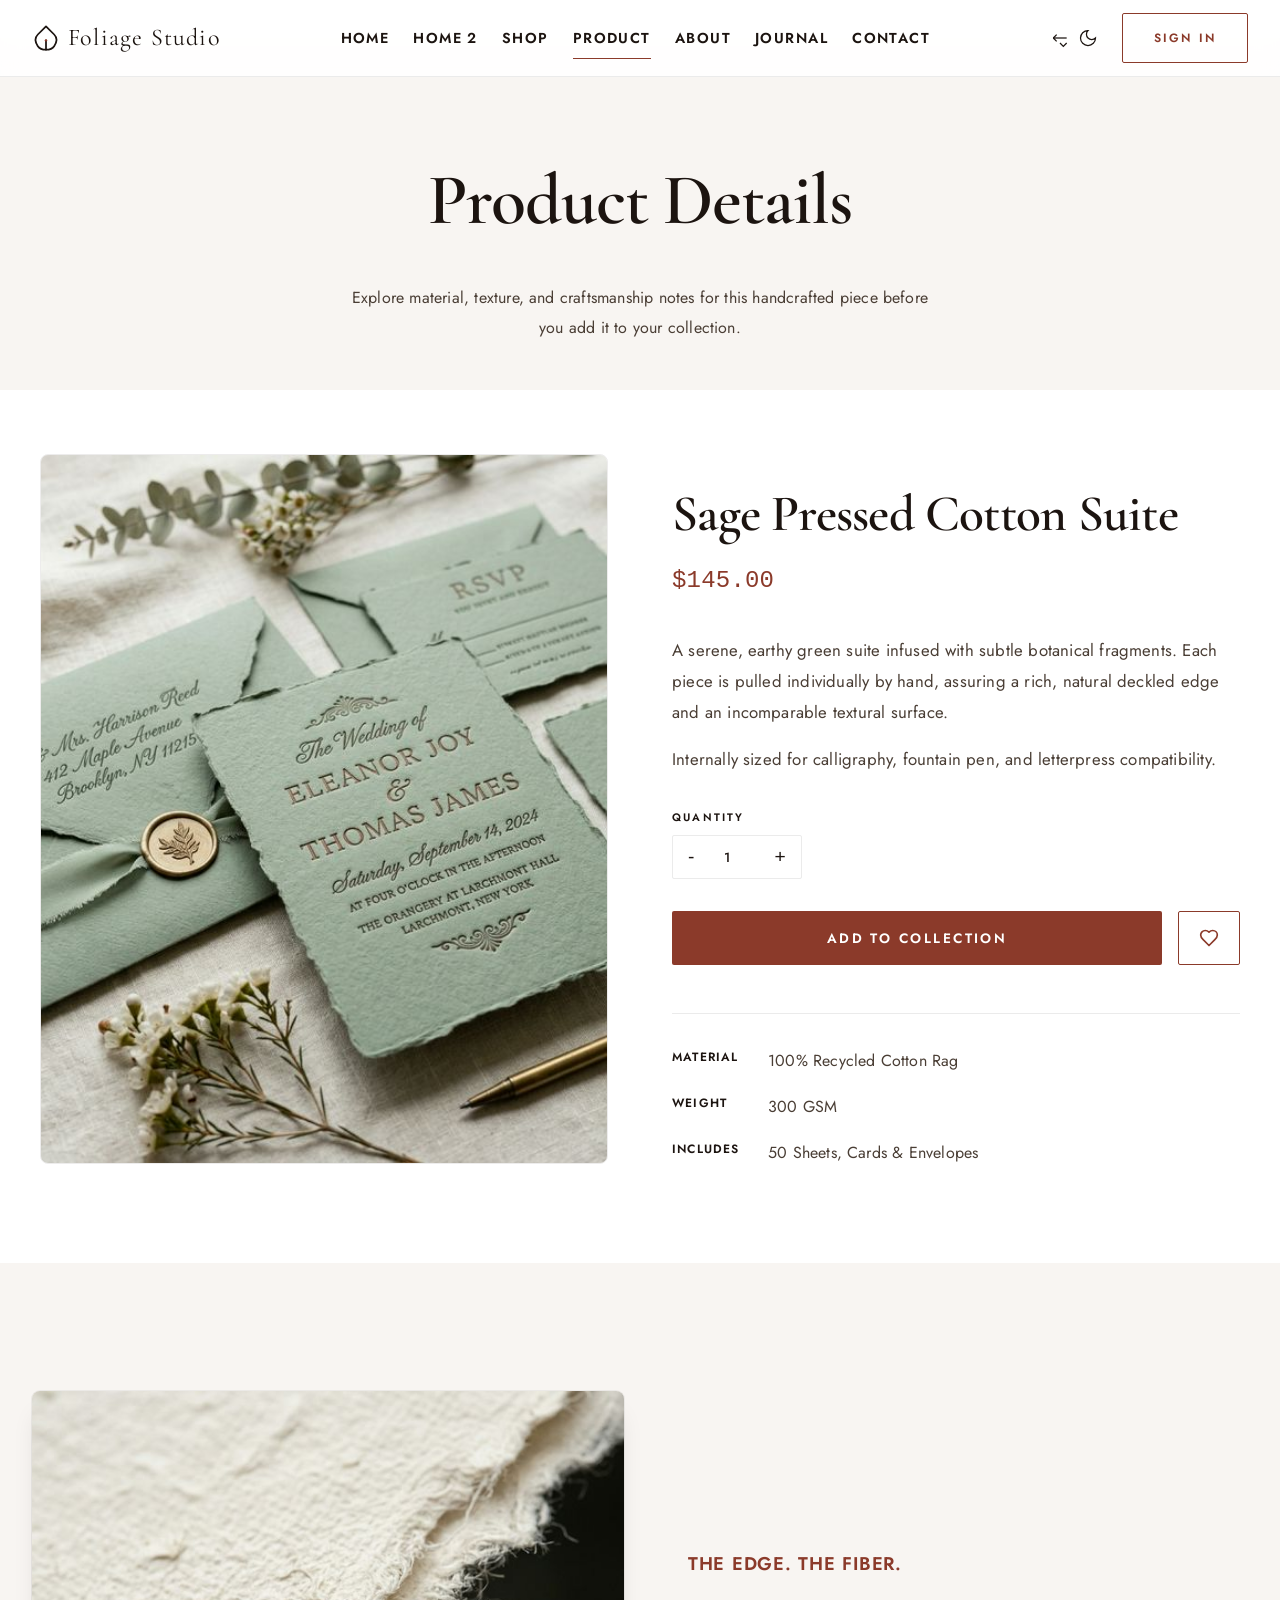
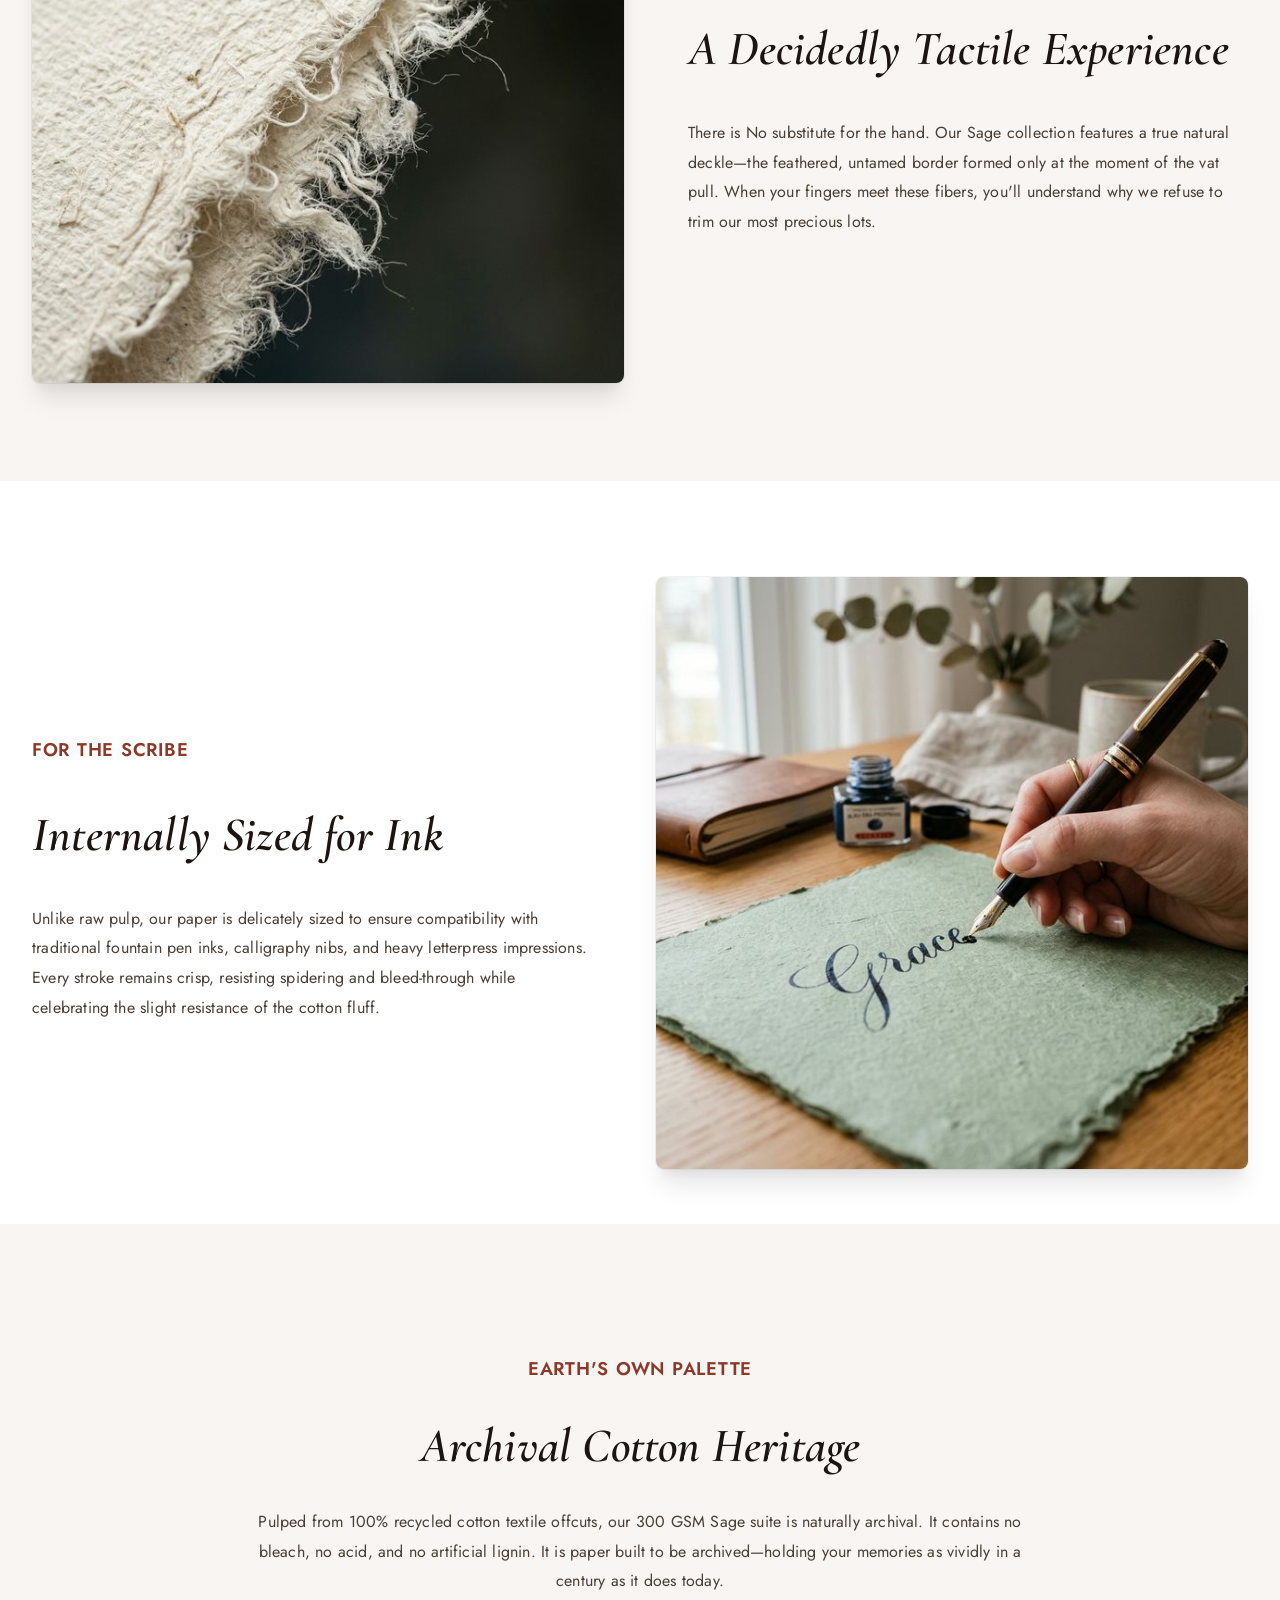
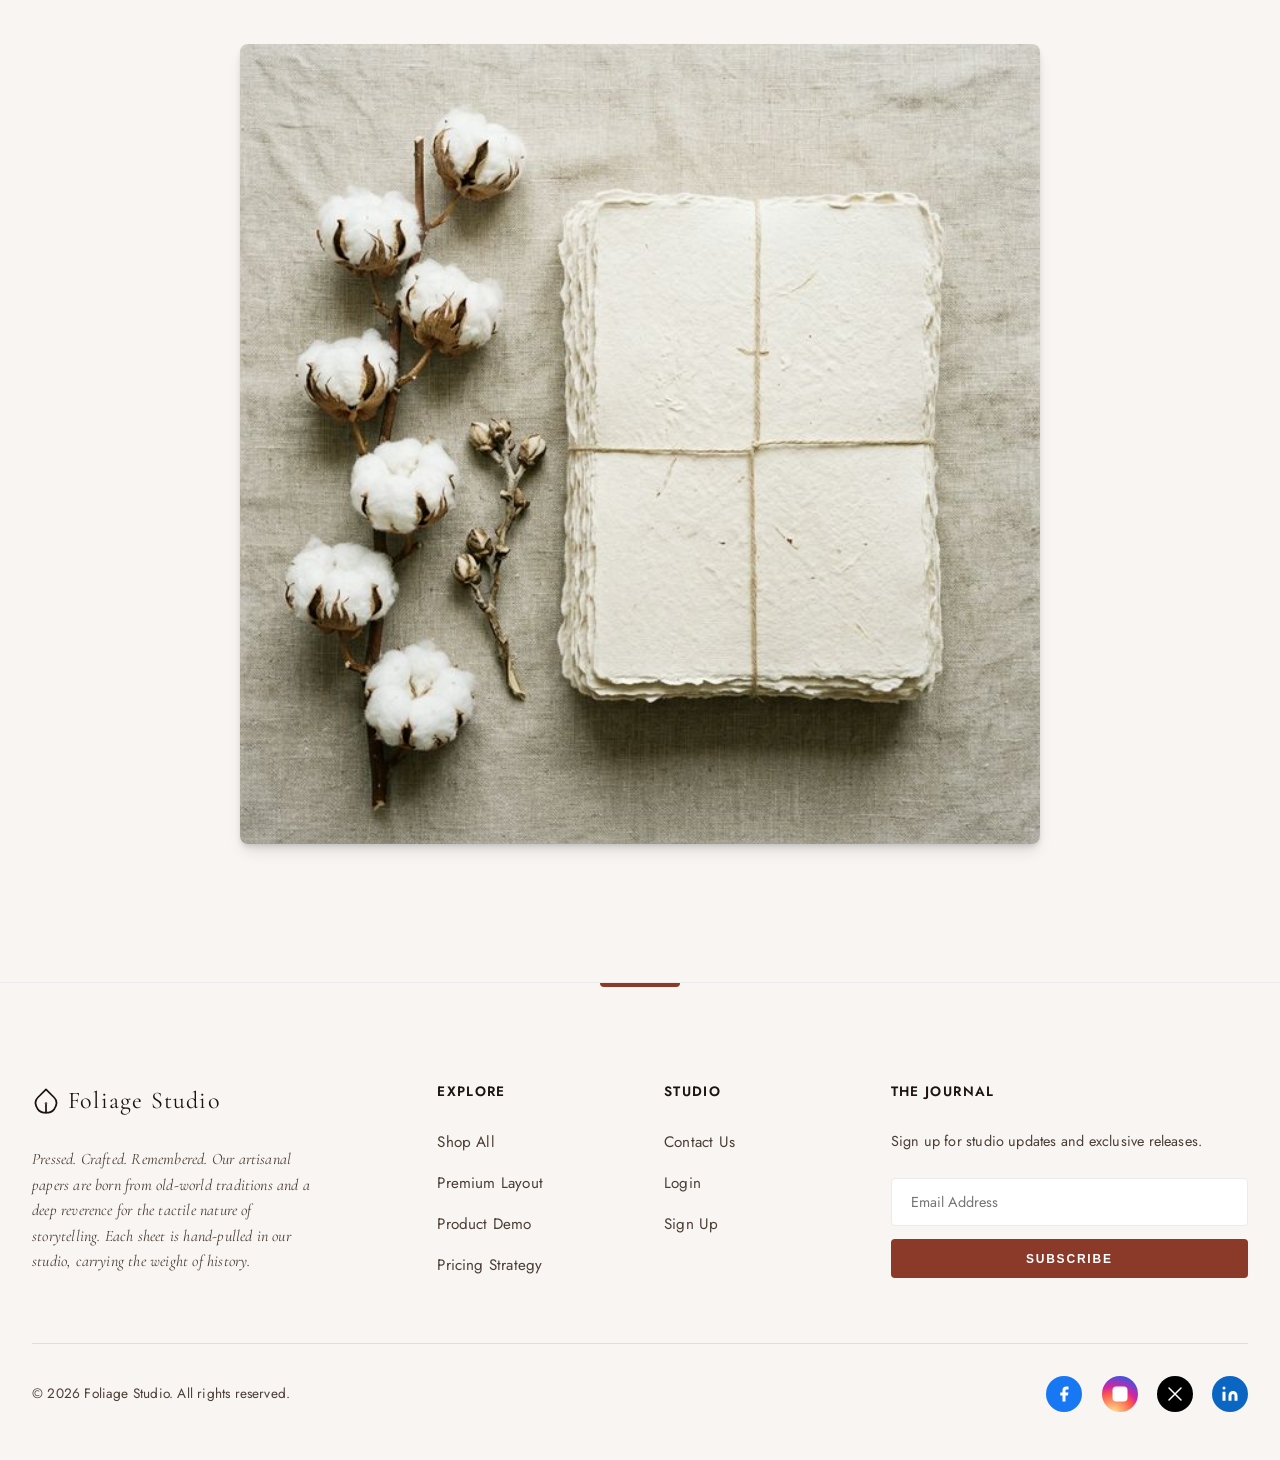
<file: product.html>
<!DOCTYPE html>
<html lang="en" dir="ltr">

<head>
    <meta charset="UTF-8">
    <meta name="viewport" content="width=device-width, initial-scale=1.0">
    <title>Sage Pressed Cotton Suite | Foliage Studio</title>
    <link rel="icon" type="image/svg+xml" href="assets/images/favicon.svg">


    <link rel="preconnect" href="https://fonts.googleapis.com">
    <link rel="preconnect" href="https://fonts.gstatic.com" crossorigin>
    <link
        href="https://fonts.googleapis.com/css2?family=Cormorant+Garamond:ital,wght@0,300;0,400;1,300;1,400&family=Jost:wght@300;500;600&family=Courier+Prime&display=swap"
        rel="stylesheet">

    <link rel="stylesheet" href="assets/css/styles.css">
    <script src="assets/js/script.js" defer></script>
    <style>
        .product-page-layout {
            display: grid;
            grid-template-columns: 1fr 1fr;
            gap: 4rem;
            max-width: 1200px;
            margin: 0 auto;
            align-items: start;
        }

        .product-gallery {
            position: sticky;
            top: 100px;
        }

        .product-main-img {
            width: 100%;
            aspect-ratio: 4/5;
            object-fit: cover;
            border-radius: var(--radius-lg);
            border: 0.5px solid rgba(28, 20, 16, 0.08);
            box-shadow: var(--shadow-press);
        }

        .product-details {
            padding: 2rem 0;
        }

        .product-page-title {
            font-family: var(--font-display);
            font-size: clamp(2.5rem, 4vw, 3.5rem);
            color: var(--text-ink);
            margin-bottom: 1rem;
            line-height: 1.1;
        }

        .product-page-price {
            font-family: var(--font-mono);
            font-size: 1.5rem;
            color: var(--color-primary);
            margin-bottom: 2rem;
        }

        .product-desc {
            margin-bottom: 2rem;
            font-size: 1.05rem;
            color: var(--text-muted);
        }

        .quantity-selector {
            display: flex;
            align-items: center;
            border: 1px solid var(--bg-deep);
            border-radius: var(--radius-sm);
            width: fit-content;
            margin-bottom: 2rem;
        }

        .qty-btn {
            background: transparent;
            border: none;
            padding: 10px 15px;
            cursor: pointer;
            color: var(--text-ink);
            font-size: 1.2rem;
            transition: background 0.2s;
        }

        .qty-btn:hover {
            background: var(--bg-surface);
        }

        .qty-input {
            width: 50px;
            text-align: center;
            border: none;
            background: transparent;
            color: var(--text-ink);
            font-family: var(--font-body);
            font-weight: 500;
        }

        .product-action-row {
            display: flex;
            gap: 1rem;
            margin-bottom: 3rem;
        }

        .product-action-row .btn-primary {
            flex: 1;
            padding: 16px;
            font-size: 0.85rem;
        }

        .product-meta {
            border-top: 1px solid var(--bg-deep);
            padding-top: 2rem;
            display: flex;
            flex-direction: column;
            gap: 1rem;
        }

        .meta-item {
            display: flex;
            gap: 1rem;
        }

        .meta-label {
            font-weight: 600;
            color: var(--text-ink);
            min-width: 80px;
            text-transform: uppercase;
            font-size: 0.75rem;
            letter-spacing: 0.1em;
        }

        @media (max-width: 900px) {
            .product-page-layout {
                grid-template-columns: 1fr;
            }

            .product-gallery {
                position: static;
            }
        }
    </style>
</head>

<body>
    <header class="site-header">
        <a href="index.html" class="brand-logo">
            <svg xmlns="http://www.w3.org/2000/svg" viewBox="0 0 24 24" fill="none" stroke="currentColor" stroke-width="1.5" stroke-linecap="round" stroke-linejoin="round">
                <path d="M12 2L19 9C22 12 21 16 19 19C17 22 13 22 12 22C11 22 7 22 5 19C3 16 2 12 5 9L12 2Z" />
                <path d="M12 22V14" />
                <circle cx="12" cy="14" r="1" class="brand-dot" />
            </svg>
            Foliage Studio
        </a>

        <nav class="nav-links">
            <a href="index.html">Home</a>
            <a href="home-2.html">Home 2</a>
            <a href="shop.html">Shop</a>
            <a href="product.html" class="active">Product</a>
            <a href="about.html">About</a>
            <a href="journal.html">Journal</a>
            <a href="contact.html">Contact</a>
            <a href="login.html" class="mobile-only">Sign In</a>
        </nav>

        <div class="header-actions">
            <div class="header-icons">
                <button class="header-icon rtl-toggle" aria-label="Toggle RTL">
                    <svg xmlns="http://www.w3.org/2000/svg" viewBox="0 0 24 24" fill="none" stroke="currentColor">
                        <path d="M4 12h16" />
                        <path d="M4 12l4 4" />
                        <path d="M4 12l4-4" />
                        <path d="m20 18-4 4-4-4" />
                    </svg>
                </button>
                <button class="header-icon theme-toggle" aria-label="Toggle Dark Mode">
                    <svg xmlns="http://www.w3.org/2000/svg" viewBox="0 0 24 24" fill="none" stroke="currentColor">
                        <path d="M12 3a6 6 0 0 0 9 9 9 9 0 1 1-9-9Z" />
                    </svg>
                </button>
            </div>

            <div class="header-ctas">
                <a href="login.html" class="btn-secondary">Sign In</a>
            </div>

            <button class="mobile-menu-btn" aria-label="Menu">
                <svg class="lucide lucide-menu" xmlns="http://www.w3.org/2000/svg" width="24" height="24"
                    viewBox="0 0 24 24" fill="none" stroke="currentColor" stroke-width="2" stroke-linecap="round"
                    stroke-linejoin="round">
                    <line x1="4" x2="20" y1="12" y2="12" />
                    <line x1="4" x2="20" y1="6" y2="6" />
                    <line x1="4" x2="20" y1="18" y2="18" />
                </svg>
            </button>
        </div>
    </header>

    <main>
        <!-- PAGE HEADER -->
        <section class="page-header paper-texture stagger-container">
            <h1 class="stagger-item">Product Details</h1>
            <p class="stagger-item" style="margin-top:1rem; max-width: 600px; margin-left:auto; margin-right:auto;">
                Explore material, texture, and craftsmanship notes for this handcrafted piece before you add it to your collection.</p>
        </section>

        <section style="padding: 4rem 2rem;">
            <div class="product-page-layout stagger-container">
            <!-- Gallery -->
            <div class="product-gallery stagger-item">
                <img src="assets/images/prod_sage.png" alt="Sage Pressed Cotton Suite" class="product-main-img">
            </div>

            <!-- Details -->
            <div class="product-details stagger-item">
                <h1 class="product-page-title">Sage Pressed Cotton Suite</h1>
                <div class="product-page-price">$145.00</div>

                <div class="product-desc">
                    <p>A serene, earthy green suite infused with subtle botanical fragments. Each piece is pulled
                        individually by hand, assuring a rich, natural deckled edge and an incomparable textural
                        surface.</p>
                    <p style="margin-top: 1rem;">Internally sized for calligraphy, fountain pen, and letterpress
                        compatibility.</p>
                </div>

                <label style="display:block; margin-bottom: 0.5rem;">Quantity</label>
                <div class="quantity-selector">
                    <button class="qty-btn" aria-label="Decrease quantity">-</button>
                    <input type="number" class="qty-input" value="1" min="1" aria-label="Quantity">
                    <button class="qty-btn" aria-label="Increase quantity">+</button>
                </div>

                <div class="product-action-row">
                    <button class="btn-primary">Add to Collection</button>
                    <button class="btn-secondary" style="padding: 16px 20px;" aria-label="Wishlist">
                        <svg xmlns="http://www.w3.org/2000/svg" width="20" height="20" viewBox="0 0 24 24" fill="none"
                            stroke="currentColor" stroke-width="2" stroke-linecap="round" stroke-linejoin="round">
                            <path
                                d="M19 14c1.49-1.46 3-3.21 3-5.5A5.5 5.5 0 0 0 16.5 3c-1.76 0-3 .5-4.5 2-1.5-1.5-2.74-2-4.5-2A5.5 5.5 0 0 0 2 8.5c0 2.3 1.5 4.05 3 5.5l7 7Z" />
                        </svg>
                    </button>
                </div>

                <div class="product-meta">
                    <div class="meta-item">
                        <span class="meta-label">Material</span>
                        <span>100% Recycled Cotton Rag</span>
                    </div>
                    <div class="meta-item">
                        <span class="meta-label">Weight</span>
                        <span>300 GSM</span>
                    </div>
                    <div class="meta-item">
                        <span class="meta-label">Includes</span>
                        <span>50 Sheets, Cards & Envelopes</span>
                    </div>
                </div>
            </div>
            </div>
        </section>
        <!-- PRODUCT SECTION 1: TACTILE DETAIL -->
        <section class="section-overlap z-1 paper-texture" style="background:var(--bg-surface); padding: 8rem 2rem;">
            <div class="grid grid-2 stagger-container" style="align-items: center;">
                <div class="stagger-item">
                    <img src="assets/images/prod_macro.png" alt="Macro Paper Texture"
                        style="width:100%; border-radius:var(--radius-lg); box-shadow:var(--shadow-lift);">
                </div>
                <div class="stagger-item" style="padding-left: 2rem;">
                    <h3>The Edge. The Fiber.</h3>
                    <h2 style="margin: 1.5rem 0;">A Decidedly Tactile Experience</h2>
                    <p>There is No substitute for the hand. Our Sage collection features a true natural deckle—the
                        feathered, untamed border formed only at the moment of the vat pull. When your fingers meet
                        these fibers, you'll understand why we refuse to trim our most precious lots.</p>
                </div>
            </div>
        </section>

        <!-- PRODUCT SECTION 2: USAGE / COMPATIBILITY -->
        <section class="section-overlap z-2"
            style="background:var(--bg-primary); padding: 6rem 2rem; margin-top: -40px;">
            <div class="section-divider-top divider-bg-primary">
                <svg viewBox="0 0 1200 120" preserveAspectRatio="none">
                    <path
                        d="M0,0V46.29c47.79,22.2,103.59,32.17,158,28,70.36-5.37,136.33-33.31,206.8-37.5C438.64,32.43,512.34,53.67,583,72.05c69.27,18,138.3,24.88,209.4,13.08,36.15-6,69.85-17.84,104.45-29.34C989.49,25,1113-14.29,1200,52.47V0Z"
                        class="shape-fill"></path>
                </svg>
            </div>
            <div class="grid grid-2 stagger-container" style="align-items: center;">
                <div class="stagger-item" style="padding-right: 2rem;">
                    <h3>For the Scribe</h3>
                    <h2 style="margin: 1.5rem 0;">Internally Sized for Ink</h2>
                    <p>Unlike raw pulp, our paper is delicately sized to ensure compatibility with traditional fountain
                        pen inks, calligraphy nibs, and heavy letterpress impressions. Every stroke remains crisp,
                        resisting spidering and bleed-through while celebrating the slight resistance of the cotton
                        fluff.</p>
                </div>
                <div class="stagger-item">
                    <img src="assets/images/prod_writing.png" alt="Calligraphy on Handmade Paper"
                        style="width:100%; border-radius:var(--radius-lg); box-shadow:var(--shadow-lift);">
                </div>
            </div>
        </section>

        <!-- PRODUCT SECTION 3: HERITAGE -->
        <section class="section-overlap z-3"
            style="background:var(--bg-surface); padding: 8rem 2rem; margin-top: -50px;">
            <div class="section-divider-top divider-bg-surface">
                <svg viewBox="0 0 1200 120" preserveAspectRatio="none">
                    <path
                        d="M321.39,56.44c58-10.79,114.16-30.13,172-41.86,82.39-16.72,168.19-17.73,250.45-.39C823.78,31,906.67,72,985.66,92.83c70.05,18.48,146.53,26.09,214.34,3V0H0V27.35A600.21,600.21,0,0,0,321.39,56.44Z"
                        class="shape-fill"></path>
                </svg>
            </div>
            <div class="stagger-container" style="text-align: center; max-width: 800px; margin: 0 auto;">
                <h3 class="stagger-item">Earth's Own Palette</h3>
                <h2 class="stagger-item" style="margin: 1rem 0;">Archival Cotton Heritage</h2>
                <p class="stagger-item">Pulped from 100% recycled cotton textile offcuts, our 300 GSM Sage suite is
                    naturally archival. It contains no bleach, no acid, and no artificial lignin. It is paper built to
                    be archived—holding your memories as vividly in a century as it does today.</p>
                <div class="stagger-item" style="margin-top: 3rem;">
                    <img src="assets/images/prod_heritage.png" alt="Raw Cotton Heritage"
                        style="width:100%; border-radius:var(--radius-lg); box-shadow:var(--shadow-float);">
                </div>
            </div>
        </section>
    </main>

    <footer class="site-footer">
        <div class="footer-grid">
            <div class="footer-brand">
                <div class="brand-logo">
                    <svg xmlns="http://www.w3.org/2000/svg" viewBox="0 0 24 24" fill="none" stroke="currentColor" stroke-width="1.5" stroke-linecap="round" stroke-linejoin="round">
                <path d="M12 2L19 9C22 12 21 16 19 19C17 22 13 22 12 22C11 22 7 22 5 19C3 16 2 12 5 9L12 2Z" />
                <path d="M12 22V14" />
                <circle cx="12" cy="14" r="1" class="brand-dot" />
            </svg>
                    Foliage Studio
                </div>
                <p>Pressed. Crafted. Remembered. Our artisanal papers are born from old-world traditions and a deep reverence for the tactile nature of storytelling. Each sheet is hand-pulled in our studio, carrying the weight of history.</p>
            </div>

            <div>
                <h3 class="footer-title">Explore</h3>
                <nav class="footer-links">
                    <a href="shop.html">Shop All</a>
                    <a href="home-2.html">Premium Layout</a>
                    <a href="product.html">Product Demo</a>
                    <a href="pricing.html">Pricing Strategy</a>
                </nav>
            </div>

            <div>
                <h3 class="footer-title">Studio</h3>
                <nav class="footer-links">
                    <a href="contact.html">Contact Us</a>
                    <a href="login.html">Login</a>
                    <a href="register.html">Sign Up</a>
                </nav>
            </div>

            <div>
                <h3 class="footer-title">The Journal</h3>
                <p style="font-size:0.9rem; margin-bottom: 0.5rem;">Sign up for studio updates and exclusive releases.</p>
                <form class="newsletter-form" onsubmit="event.preventDefault()">
                    <input type="email" placeholder="Email Address" class="newsletter-input" required aria-label="Email Address">
                    <button type="submit" class="newsletter-btn">Subscribe</button>
                </form>
            </div>
        </div>

        <div class="footer-bottom">
            <p>&copy; 2026 Foliage Studio. All rights reserved.</p>
            <div class="social-icons">
                <a href="#" class="social-icon social-facebook" aria-label="Facebook">
                    <svg viewBox="0 0 24 24">
                        <path d="M18 2h-3a5 5 0 0 0-5 5v3H7v4h3v8h4v-8h3l1-4h-4V7a1 1 0 0 1 1-1h3z" />
                    </svg>
                </a>
                <a href="#" class="social-icon social-instagram" aria-label="Instagram">
                    <svg viewBox="0 0 24 24">
                        <rect x="2" y="2" width="20" height="20" rx="5" ry="5" />
                        <path d="M16 11.37A4 4 0 1 1 12.63 8 4 4 0 0 1 16 11.37z" />
                        <line x1="17.5" y1="6.5" x2="17.51" y2="6.5" />
                    </svg>
                </a>
                <a href="#" class="social-icon social-twitter" aria-label="Twitter">
                    <svg viewBox="0 0 24 24">
                        <path d="M4 4l16 16M4 20L20 4" stroke="currentColor" stroke-width="2" stroke-linecap="round"
                            fill="none" />
                    </svg>
                </a>
                <a href="#" class="social-icon social-linkedin" aria-label="LinkedIn">
                    <svg viewBox="0 0 24 24">
                        <path d="M16 8a6 6 0 0 1 6 6v7h-4v-7a2 2 0 0 0-2-2 2 2 0 0 0-2 2v7h-4v-7a6 6 0 0 1 6-6z" />
                        <rect x="2" y="9" width="4" height="12" />
                        <circle cx="4" cy="4" r="2" />
                    </svg>
                </a>
            </div>
        </div>
    </footer>
    <!-- Move to Top Button -->
    <button class="move-to-top" id="moveToTop" aria-label="Move to top">
        <svg xmlns="http://www.w3.org/2000/svg" viewBox="0 0 24 24">
            <path d="m18 15-6-6-6 6" />
        </svg>
    </button>
</body>

</html>
</file>
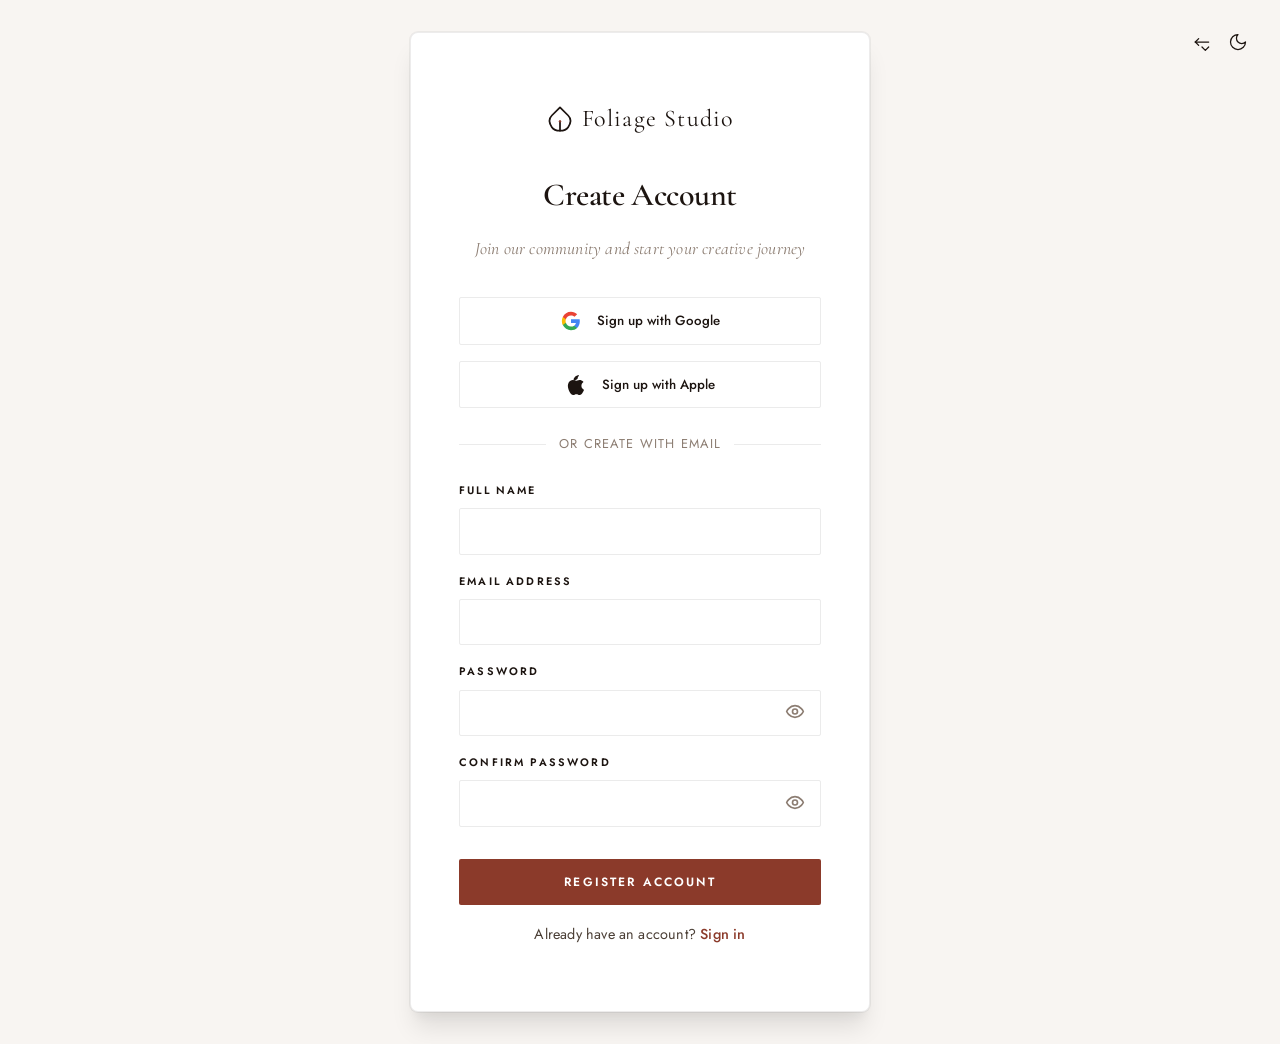
<file: register.html>
<!DOCTYPE html>
<html lang="en" dir="ltr">

<head>
    <meta charset="UTF-8">
    <meta name="viewport" content="width=device-width, initial-scale=1.0">
    <title>Create Account | Foliage Studio</title>
    <link rel="icon" type="image/svg+xml" href="assets/images/favicon.svg">


    <link rel="preconnect" href="https://fonts.googleapis.com">
    <link rel="preconnect" href="https://fonts.gstatic.com" crossorigin>
    <link
        href="https://fonts.googleapis.com/css2?family=Cormorant+Garamond:ital,wght@0,300;0,400;1,300;1,400&family=Jost:wght@300;500;600&family=Courier+Prime&display=swap"
        rel="stylesheet">

    <link rel="stylesheet" href="assets/css/styles.css">
    <script src="assets/js/script.js" defer></script>
</head>

<body class="auth-page">
    <div class="auth-card">
        <!-- Toggles at top right of card (or left in RTL) -->
        <div class="auth-toggles">
            <button class="header-icon rtl-toggle" aria-label="Toggle RTL">
                <svg xmlns="http://www.w3.org/2000/svg" width="20" height="20" viewBox="0 0 24 24" fill="none"
                    stroke="currentColor" stroke-width="2" stroke-linecap="round" stroke-linejoin="round">
                    <path d="M4 12h16" />
                    <path d="M4 12l4 4" />
                    <path d="M4 12l4-4" />
                    <path d="m20 18-4 4-4-4" />
                </svg>
            </button>
            <button class="header-icon theme-toggle" aria-label="Toggle Dark Mode">
                <svg xmlns="http://www.w3.org/2000/svg" width="20" height="20" viewBox="0 0 24 24" fill="none"
                    stroke="currentColor" stroke-width="2" stroke-linecap="round" stroke-linejoin="round">
                    <path d="M12 3a6 6 0 0 0 9 9 9 9 0 1 1-9-9Z" />
                </svg>
            </button>
        </div>

        <a href="index.html" class="auth-logo brand-logo" style="margin-bottom:1.5rem;">
            <svg xmlns="http://www.w3.org/2000/svg" viewBox="0 0 24 24" fill="none" stroke="currentColor" stroke-width="1.5" stroke-linecap="round" stroke-linejoin="round">
                <path d="M12 2L19 9C22 12 21 16 19 19C17 22 13 22 12 22C11 22 7 22 5 19C3 16 2 12 5 9L12 2Z" />
                <path d="M12 22V14" />
                <circle cx="12" cy="14" r="1" class="brand-dot" />
            </svg>
            Foliage Studio
        </a>

        <h1 class="auth-title h2" style="font-size: 2rem; margin-bottom: 0.5rem;">Create Account</h1>
        <div class="auth-subtitle">Join our community and start your creative journey</div>

        <button class="social-login-btn">
            <svg viewBox="0 0 24 24" fill="currentColor">
                <path
                    d="M22.56 12.25c0-.78-.07-1.53-.2-2.25H12v4.26h5.92c-.26 1.37-1.04 2.53-2.21 3.31v2.77h3.57c2.08-1.92 3.28-4.74 3.28-8.09z"
                    fill="#4285F4" />
                <path
                    d="M12 23c2.97 0 5.46-.98 7.28-2.66l-3.57-2.77c-.98.66-2.23 1.06-3.71 1.06-2.86 0-5.29-1.93-6.16-4.53H2.18v2.84C3.99 20.53 7.7 23 12 23z"
                    fill="#34A853" />
                <path
                    d="M5.84 14.09c-.22-.66-.35-1.36-.35-2.09s.13-1.43.35-2.09V7.07H2.18C1.43 8.55 1 10.22 1 12s.43 3.45 1.18 4.93l2.85-2.22.81-.62z"
                    fill="#FBBC05" />
                <path
                    d="M12 5.38c1.62 0 3.06.56 4.21 1.64l3.15-3.15C17.45 2.09 14.97 1 12 1 7.7 1 3.99 3.47 2.18 7.07l3.66 2.84c.87-2.6 3.3-4.53 6.16-4.53z"
                    fill="#EA4335" />
            </svg>
            Sign up with Google
        </button>

        <button class="social-login-btn">
            <svg viewBox="0 0 24 24" fill="currentColor">
                <path
                    d="M12.152 6.896c-.948 0-2.415-1.078-3.96-1.04-2.04.027-3.91 1.183-4.961 3.014-2.117 3.675-.546 9.103 1.519 12.09 1.013 1.454 2.208 3.09 3.792 3.039 1.52-.065 2.09-.987 3.935-.987 1.831 0 2.43.987 3.96.948 1.637-.026 2.62-1.482 3.6-2.94 1.13-1.65 1.59-3.26 1.614-3.344-.037-.013-3.138-1.2-3.161-4.787-.02-3.003 2.454-4.444 2.56-4.502-1.41-2.073-3.59-2.364-4.364-2.427-2.083-.17-4.116 1.054-5.116 1.054a3.81 3.81 0 0 1-2.42-.908zm1.884-3.662C15.022 2.04 15.65 0 15.65 0c-1.879.078-3.978 1.252-5.031 2.441-.937 1.054-1.678 2.56-1.463 4.027 2.08.156 3.948-1.054 4.88-2.234z" />
            </svg>
            Sign up with Apple
        </button>

        <div class="auth-divider">or create with email</div>

        <form action="#" method="POST" onsubmit="event.preventDefault()">
            <div class="form-group" style="text-align: left; margin-bottom: 1rem;">
                <label>Full Name</label>
                <input type="text" class="form-control" required>
            </div>
            <div class="form-group" style="text-align: left; margin-bottom: 1rem;">
                <label>Email address</label>
                <input type="email" class="form-control" required>
            </div>
            <div class="form-group" style="text-align: left; margin-bottom: 1rem;">
                <label>Password</label>
                <div class="password-group">
                    <input type="password" class="form-control" required style="padding-right: 40px;">
                    <button type="button" class="pwd-toggle" aria-label="Toggle password visibility">
                        <svg xmlns="http://www.w3.org/2000/svg" width="20" height="20" viewBox="0 0 24 24" fill="none"
                            stroke="currentColor" stroke-width="2" stroke-linecap="round" stroke-linejoin="round"
                            class="lucide lucide-eye">
                            <path d="M2 12s3-7 10-7 10 7 10 7-3 7-10 7-10-7-10-7Z" />
                            <circle cx="12" cy="12" r="3" />
                        </svg>
                    </button>
                </div>
            </div>
            <div class="form-group" style="text-align: left; margin-bottom: 2rem;">
                <label>Confirm Password</label>
                <div class="password-group">
                    <input type="password" class="form-control" required style="padding-right: 40px;">
                    <button type="button" class="pwd-toggle" aria-label="Toggle password visibility">
                        <svg xmlns="http://www.w3.org/2000/svg" width="20" height="20" viewBox="0 0 24 24" fill="none"
                            stroke="currentColor" stroke-width="2" stroke-linecap="round" stroke-linejoin="round"
                            class="lucide lucide-eye">
                            <path d="M2 12s3-7 10-7 10 7 10 7-3 7-10 7-10-7-10-7Z" />
                            <circle cx="12" cy="12" r="3" />
                        </svg>
                    </button>
                </div>
            </div>

            <button type="submit" class="btn-primary" style="margin-bottom: 1rem;">Register Account</button>
        </form>

        <p class="auth-sub" style="margin-top: 0;">Already have an account? <a href="login.html"
                style="color:var(--color-primary); font-weight:500;">Sign in</a></p>
    </div>
    <!-- Move to Top Button -->
    <button class="move-to-top" id="moveToTop" aria-label="Move to top">
        <svg xmlns="http://www.w3.org/2000/svg" viewBox="0 0 24 24">
            <path d="m18 15-6-6-6 6" />
        </svg>
    </button>
</body>

</html>
</file>
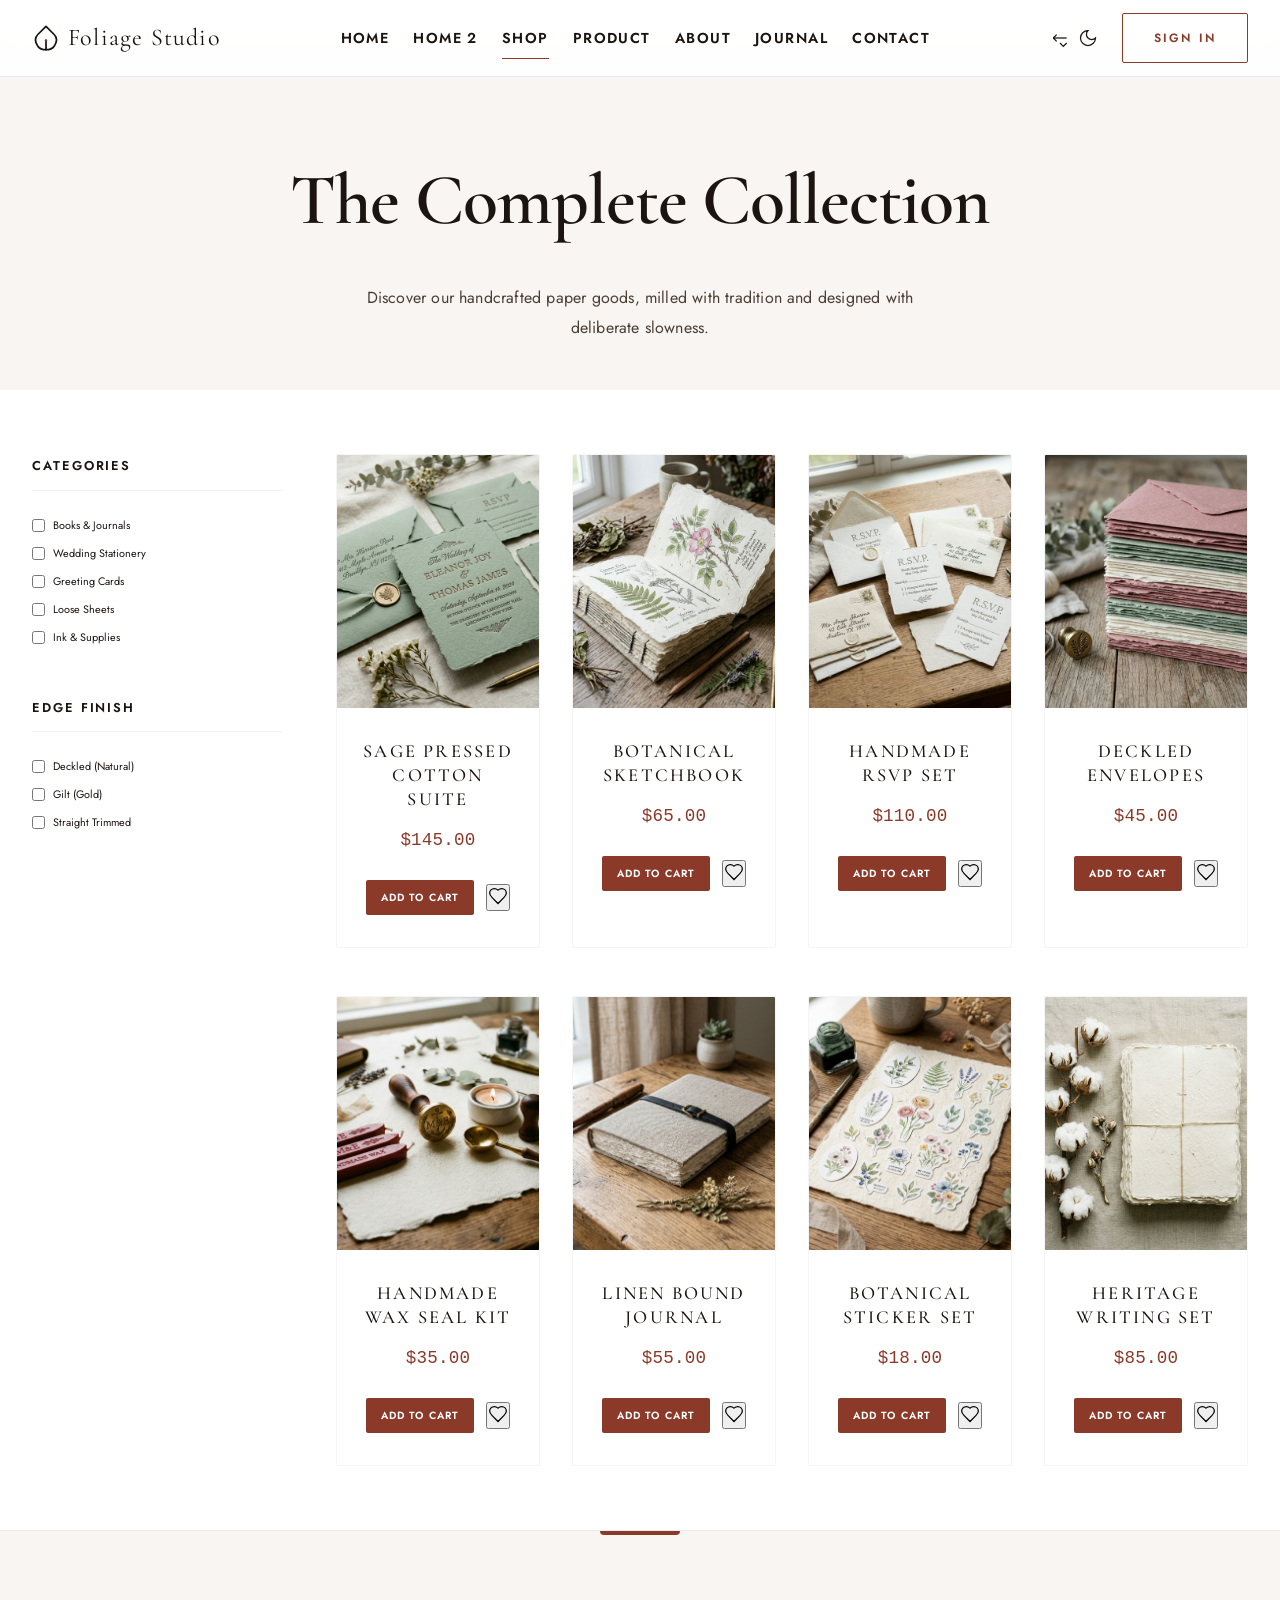
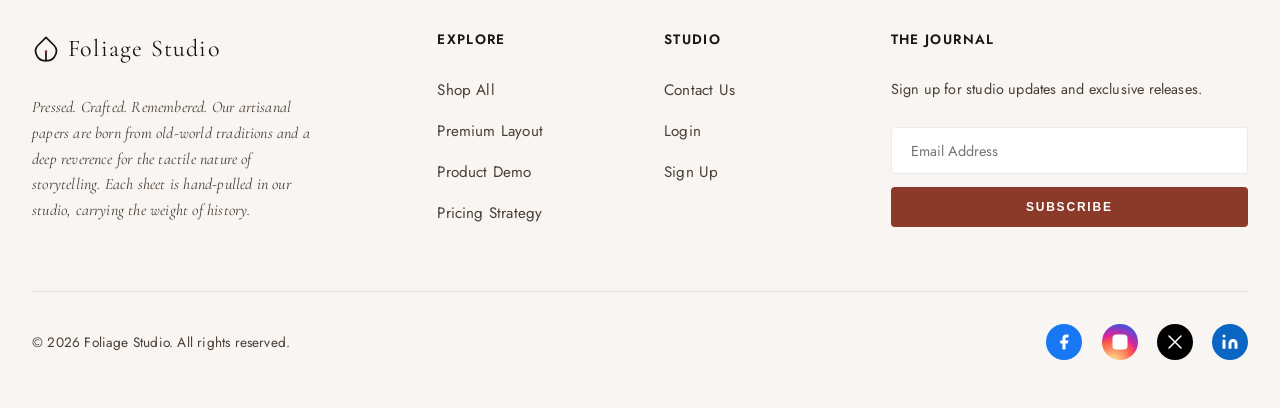
<file: shop.html>
<!DOCTYPE html>
<html lang="en" dir="ltr">

<head>
    <meta charset="UTF-8">
    <meta name="viewport" content="width=device-width, initial-scale=1.0">
    <title>Shop | Foliage Studio</title>
    <link rel="icon" type="image/svg+xml" href="assets/images/favicon.svg">


    <link rel="preconnect" href="https://fonts.googleapis.com">
    <link rel="preconnect" href="https://fonts.gstatic.com" crossorigin>
    <link
        href="https://fonts.googleapis.com/css2?family=Cormorant+Garamond:ital,wght@0,300;0,400;1,300;1,400&family=Jost:wght@300;500;600&family=Courier+Prime&display=swap"
        rel="stylesheet">

    <link rel="stylesheet" href="assets/css/styles.css">
    <script src="assets/js/script.js" defer></script>
</head>

<body>
    <header class="site-header">
        <a href="index.html" class="brand-logo">
            <svg xmlns="http://www.w3.org/2000/svg" viewBox="0 0 24 24" fill="none" stroke="currentColor" stroke-width="1.5" stroke-linecap="round" stroke-linejoin="round">
                <path d="M12 2L19 9C22 12 21 16 19 19C17 22 13 22 12 22C11 22 7 22 5 19C3 16 2 12 5 9L12 2Z" />
                <path d="M12 22V14" />
                <circle cx="12" cy="14" r="1" class="brand-dot" />
            </svg>
            Foliage Studio
        </a>

        <nav class="nav-links">
            <a href="index.html">Home</a>
            <a href="home-2.html">Home 2</a>
            <a href="shop.html" class="active">Shop</a>
            <a href="product.html">Product</a>
            <a href="about.html">About</a>
            <a href="journal.html">Journal</a>
            <a href="contact.html">Contact</a>
            <a href="login.html" class="mobile-only">Sign In</a>
        </nav>

        <div class="header-actions">
            <div class="header-icons">
                <button class="header-icon rtl-toggle" aria-label="Toggle RTL">
                    <svg xmlns="http://www.w3.org/2000/svg" viewBox="0 0 24 24" fill="none" stroke="currentColor">
                        <path d="M4 12h16" />
                        <path d="M4 12l4 4" />
                        <path d="M4 12l4-4" />
                        <path d="m20 18-4 4-4-4" />
                    </svg>
                </button>
                <button class="header-icon theme-toggle" aria-label="Toggle Dark Mode">
                    <svg xmlns="http://www.w3.org/2000/svg" viewBox="0 0 24 24" fill="none" stroke="currentColor">
                        <path d="M12 3a6 6 0 0 0 9 9 9 9 0 1 1-9-9Z" />
                    </svg>
                </button>
            </div>

            <div class="header-ctas">
                <a href="login.html" class="btn-secondary">Sign In</a>
            </div>

            <button class="mobile-menu-btn" aria-label="Menu">
                <svg class="lucide lucide-menu" xmlns="http://www.w3.org/2000/svg" width="24" height="24"
                    viewBox="0 0 24 24" fill="none" stroke="currentColor" stroke-width="2" stroke-linecap="round"
                    stroke-linejoin="round">
                    <line x1="4" x2="20" y1="12" y2="12" />
                    <line x1="4" x2="20" y1="6" y2="6" />
                    <line x1="4" x2="20" y1="18" y2="18" />
                </svg>
            </button>
        </div>
    </header>

    <main>
        <!-- PAGE HEADER -->
        <section class="page-header paper-texture stagger-container">
            <h1 class="stagger-item">The Complete Collection</h1>
            <p class="stagger-item" style="margin-top:1rem; max-width: 600px; margin-left:auto; margin-right:auto;">
                Discover our handcrafted paper goods, milled with tradition and designed with deliberate slowness.</p>
        </section>

        <!-- SHOP LAYOUT -->
        <section style="padding: 4rem 2rem; max-width: 1440px; margin: 0 auto;">
            <!-- Mobile Filter Toggle -->
            <button id="filterToggleBtn" class="filter-toggle-btn mobile-only btn-secondary" style="margin-bottom: 2rem; width: 100%; justify-content: center; gap: 0.5rem; display: none;">
                <svg xmlns="http://www.w3.org/2000/svg" width="16" height="16" viewBox="0 0 24 24" fill="none" stroke="currentColor" stroke-width="2" stroke-linecap="round" stroke-linejoin="round">
                    <polygon points="22 3 2 3 10 12.46 10 19 14 21 14 12.46 22 3"/>
                </svg>
                Show Filters
            </button>

            <div class="shop-layout">

                <!-- Sidebar Filter -->
                <aside class="filter-sidebar">
                    <div class="filter-group">
                        <h4 class="filter-title">Categories</h4>
                        <ul class="filter-list">
                            <li><label><input type="checkbox"> Books & Journals</label></li>
                            <li><label><input type="checkbox"> Wedding Stationery</label></li>
                            <li><label><input type="checkbox"> Greeting Cards</label></li>
                            <li><label><input type="checkbox"> Loose Sheets</label></li>
                            <li><label><input type="checkbox"> Ink & Supplies</label></li>
                        </ul>
                    </div>
                    <div class="filter-group" style="margin-top: 3rem;">
                        <h4 class="filter-title">Edge Finish</h4>
                        <ul class="filter-list">
                            <li><label><input type="checkbox"> Deckled (Natural)</label></li>
                            <li><label><input type="checkbox"> Gilt (Gold)</label></li>
                            <li><label><input type="checkbox"> Straight Trimmed</label></li>
                        </ul>
                    </div>
                </aside>

                <!-- Grid wrapper for 4 columns as per screenshot -->
                <div class="shop-grid">
                    <!-- Product 1 -->
                    <div class="product-card">
                        <div class="product-image-wrap">
                            <a href="product.html">
                                <img src="assets/images/prod_sage.png" alt="Sage Pressed Cotton Suite" class="product-image">
                            </a>
                        </div>
                        <div class="product-info">
                            <h3 class="product-title">Sage Pressed Cotton Suite</h3>
                            <div class="price">$145.00</div>
                            <div class="product-actions">
                                <button class="btn-primary flex-grow">Add to Cart</button>
                                <button class="btn-wishlist" aria-label="Add to Wishlist">
                                    <svg xmlns="http://www.w3.org/2000/svg" width="20" height="20" viewBox="0 0 24 24" fill="none" stroke="currentColor" stroke-width="1.5">
                                        <path d="M19 14c1.49-1.46 3-3.21 3-5.5A5.5 5.5 0 0 0 16.5 3c-1.76 0-3 .5-4.5 2-1.5-1.5-2.74-2-4.5-2A5.5 5.5 0 0 0 2 8.5c0 2.3 1.5 4.05 3 5.5l7 7Z" />
                                    </svg>
                                </button>
                            </div>
                        </div>
                    </div>

                    <!-- Product 2 -->
                    <div class="product-card">
                        <div class="product-image-wrap">
                            <a href="product.html">
                                <img src="assets/images/prod_book.png" alt="Botanical Sketchbook" class="product-image">
                            </a>
                        </div>
                        <div class="product-info">
                            <h3 class="product-title">Botanical Sketchbook</h3>
                            <div class="price">$65.00</div>
                            <div class="product-actions">
                                <button class="btn-primary flex-grow">Add to Cart</button>
                                <button class="btn-wishlist" aria-label="Add to Wishlist">
                                    <svg xmlns="http://www.w3.org/2000/svg" width="20" height="20" viewBox="0 0 24 24" fill="none" stroke="currentColor" stroke-width="1.5">
                                        <path d="M19 14c1.49-1.46 3-3.21 3-5.5A5.5 5.5 0 0 0 16.5 3c-1.76 0-3 .5-4.5 2-1.5-1.5-2.74-2-4.5-2A5.5 5.5 0 0 0 2 8.5c0 2.3 1.5 4.05 3 5.5l7 7Z" />
                                    </svg>
                                </button>
                            </div>
                        </div>
                    </div>

                    <!-- Product 3 -->
                    <div class="product-card">
                        <div class="product-image-wrap">
                            <a href="product.html">
                                <img src="assets/images/prod_rsvp.png" alt="Handmade RSVP Set" class="product-image">
                            </a>
                        </div>
                        <div class="product-info">
                            <h3 class="product-title">Handmade RSVP Set</h3>
                            <div class="price">$110.00</div>
                            <div class="product-actions">
                                <button class="btn-primary flex-grow">Add to Cart</button>
                                <button class="btn-wishlist" aria-label="Add to Wishlist">
                                    <svg xmlns="http://www.w3.org/2000/svg" width="20" height="20" viewBox="0 0 24 24" fill="none" stroke="currentColor" stroke-width="1.5">
                                        <path d="M19 14c1.49-1.46 3-3.21 3-5.5A5.5 5.5 0 0 0 16.5 3c-1.76 0-3 .5-4.5 2-1.5-1.5-2.74-2-4.5-2A5.5 5.5 0 0 0 2 8.5c0 2.3 1.5 4.05 3 5.5l7 7Z" />
                                    </svg>
                                </button>
                            </div>
                        </div>
                    </div>

                    <!-- Product 4 -->
                    <div class="product-card">
                        <div class="product-image-wrap">
                            <a href="product.html">
                                <img src="assets/images/prod_envelopes.png" alt="Deckled Envelope Bundle" class="product-image">
                            </a>
                        </div>
                        <div class="product-info">
                            <h3 class="product-title">Deckled Envelopes</h3>
                            <div class="price">$45.00</div>
                            <div class="product-actions">
                                <button class="btn-primary flex-grow">Add to Cart</button>
                                <button class="btn-wishlist" aria-label="Add to Wishlist">
                                    <svg xmlns="http://www.w3.org/2000/svg" width="20" height="20" viewBox="0 0 24 24" fill="none" stroke="currentColor" stroke-width="1.5">
                                        <path d="M19 14c1.49-1.46 3-3.21 3-5.5A5.5 5.5 0 0 0 16.5 3c-1.76 0-3 .5-4.5 2-1.5-1.5-2.74-2-4.5-2A5.5 5.5 0 0 0 2 8.5c0 2.3 1.5 4.05 3 5.5l7 7Z" />
                                    </svg>
                                </button>
                            </div>
                        </div>
                    </div>

                    <!-- Product 5 -->
                    <div class="product-card">
                        <div class="product-image-wrap">
                            <a href="product.html">
                                <img src="assets/images/prod_wax_seal.png" alt="Handmade Wax Seal Kit" class="product-image">
                            </a>
                        </div>
                        <div class="product-info">
                            <h3 class="product-title">Handmade Wax Seal Kit</h3>
                            <div class="price">$35.00</div>
                            <div class="product-actions">
                                <button class="btn-primary flex-grow">Add to Cart</button>
                                <button class="btn-wishlist" aria-label="Add to Wishlist">
                                    <svg xmlns="http://www.w3.org/2000/svg" width="20" height="20" viewBox="0 0 24 24" fill="none" stroke="currentColor" stroke-width="1.5">
                                        <path d="M19 14c1.49-1.46 3-3.21 3-5.5A5.5 5.5 0 0 0 16.5 3c-1.76 0-3 .5-4.5 2-1.5-1.5-2.74-2-4.5-2A5.5 5.5 0 0 0 2 8.5c0 2.3 1.5 4.05 3 5.5l7 7Z" />
                                    </svg>
                                </button>
                            </div>
                        </div>
                    </div>

                    <!-- Product 6 -->
                    <div class="product-card">
                        <div class="product-image-wrap">
                            <a href="product.html">
                                <img src="assets/images/prod_linen_journal.png" alt="Linen Bound Journal" class="product-image">
                            </a>
                        </div>
                        <div class="product-info">
                            <h3 class="product-title">Linen Bound Journal</h3>
                            <div class="price">$55.00</div>
                            <div class="product-actions">
                                <button class="btn-primary flex-grow">Add to Cart</button>
                                <button class="btn-wishlist" aria-label="Add to Wishlist">
                                    <svg xmlns="http://www.w3.org/2000/svg" width="20" height="20" viewBox="0 0 24 24" fill="none" stroke="currentColor" stroke-width="1.5">
                                        <path d="M19 14c1.49-1.46 3-3.21 3-5.5A5.5 5.5 0 0 0 16.5 3c-1.76 0-3 .5-4.5 2-1.5-1.5-2.74-2-4.5-2A5.5 5.5 0 0 0 2 8.5c0 2.3 1.5 4.05 3 5.5l7 7Z" />
                                    </svg>
                                </button>
                            </div>
                        </div>
                    </div>

                    <!-- Product 7 -->
                    <div class="product-card">
                        <div class="product-image-wrap">
                            <a href="product.html">
                                <img src="assets/images/prod_botanical_stickers.png" alt="Botanical Sticker Set" class="product-image">
                            </a>
                        </div>
                        <div class="product-info">
                            <h3 class="product-title">Botanical Sticker Set</h3>
                            <div class="price">$18.00</div>
                            <div class="product-actions">
                                <button class="btn-primary flex-grow">Add to Cart</button>
                                <button class="btn-wishlist" aria-label="Add to Wishlist">
                                    <svg xmlns="http://www.w3.org/2000/svg" width="20" height="20" viewBox="0 0 24 24" fill="none" stroke="currentColor" stroke-width="1.5">
                                        <path d="M19 14c1.49-1.46 3-3.21 3-5.5A5.5 5.5 0 0 0 16.5 3c-1.76 0-3 .5-4.5 2-1.5-1.5-2.74-2-4.5-2A5.5 5.5 0 0 0 2 8.5c0 2.3 1.5 4.05 3 5.5l7 7Z" />
                                    </svg>
                                </button>
                            </div>
                        </div>
                    </div>

                    <!-- Product 8 -->
                    <div class="product-card">
                        <div class="product-image-wrap">
                            <a href="product.html">
                                <img src="assets/images/prod_heritage.png" alt="Heritage Writing Set" class="product-image">
                            </a>
                        </div>
                        <div class="product-info">
                            <h3 class="product-title">Heritage Writing Set</h3>
                            <div class="price">$85.00</div>
                            <div class="product-actions">
                                <button class="btn-primary flex-grow">Add to Cart</button>
                                <button class="btn-wishlist" aria-label="Add to Wishlist">
                                    <svg xmlns="http://www.w3.org/2000/svg" width="20" height="20" viewBox="0 0 24 24" fill="none" stroke="currentColor" stroke-width="1.5">
                                        <path d="M19 14c1.49-1.46 3-3.21 3-5.5A5.5 5.5 0 0 0 16.5 3c-1.76 0-3 .5-4.5 2-1.5-1.5-2.74-2-4.5-2A5.5 5.5 0 0 0 2 8.5c0 2.3 1.5 4.05 3 5.5l7 7Z" />
                                    </svg>
                                </button>
                            </div>
                        </div>
                    </div>
                </div>
            </div>
        </section>
    </main>

    <footer class="site-footer">
        <div class="footer-grid">
            <div class="footer-brand">
                <div class="brand-logo">
                    <svg xmlns="http://www.w3.org/2000/svg" viewBox="0 0 24 24" fill="none" stroke="currentColor" stroke-width="1.5" stroke-linecap="round" stroke-linejoin="round">
                <path d="M12 2L19 9C22 12 21 16 19 19C17 22 13 22 12 22C11 22 7 22 5 19C3 16 2 12 5 9L12 2Z" />
                <path d="M12 22V14" />
                <circle cx="12" cy="14" r="1" class="brand-dot" />
            </svg>
                    Foliage Studio
                </div>
                <p>Pressed. Crafted. Remembered. Our artisanal papers are born from old-world traditions and a deep reverence for the tactile nature of storytelling. Each sheet is hand-pulled in our studio, carrying the weight of history.</p>
            </div>

            <div>
                <h3 class="footer-title">Explore</h3>
                <nav class="footer-links">
                    <a href="shop.html">Shop All</a>
                    <a href="home-2.html">Premium Layout</a>
                    <a href="product.html">Product Demo</a>
                    <a href="pricing.html">Pricing Strategy</a>
                </nav>
            </div>

            <div>
                <h3 class="footer-title">Studio</h3>
                <nav class="footer-links">
                    <a href="contact.html">Contact Us</a>
                    <a href="login.html">Login</a>
                    <a href="register.html">Sign Up</a>
                </nav>
            </div>

            <div>
                <h3 class="footer-title">The Journal</h3>
                <p style="font-size:0.9rem; margin-bottom: 0.5rem;">Sign up for studio updates and exclusive releases.</p>
                <form class="newsletter-form" onsubmit="event.preventDefault()">
                    <input type="email" placeholder="Email Address" class="newsletter-input" required aria-label="Email Address">
                    <button type="submit" class="newsletter-btn">Subscribe</button>
                </form>
            </div>
        </div>

        <div class="footer-bottom">
            <p>&copy; 2026 Foliage Studio. All rights reserved.</p>
            <div class="social-icons">
                <a href="#" class="social-icon social-facebook" aria-label="Facebook">
                    <svg viewBox="0 0 24 24">
                        <path d="M18 2h-3a5 5 0 0 0-5 5v3H7v4h3v8h4v-8h3l1-4h-4V7a1 1 0 0 1 1-1h3z" />
                    </svg>
                </a>
                <a href="#" class="social-icon social-instagram" aria-label="Instagram">
                    <svg viewBox="0 0 24 24">
                        <rect x="2" y="2" width="20" height="20" rx="5" ry="5" />
                        <path d="M16 11.37A4 4 0 1 1 12.63 8 4 4 0 0 1 16 11.37z" />
                        <line x1="17.5" y1="6.5" x2="17.51" y2="6.5" />
                    </svg>
                </a>
                <a href="#" class="social-icon social-twitter" aria-label="Twitter">
                    <svg viewBox="0 0 24 24">
                        <path d="M4 4l16 16M4 20L20 4" stroke="currentColor" stroke-width="2" stroke-linecap="round"
                            fill="none" />
                    </svg>
                </a>
                <a href="#" class="social-icon social-linkedin" aria-label="LinkedIn">
                    <svg viewBox="0 0 24 24">
                        <path d="M16 8a6 6 0 0 1 6 6v7h-4v-7a2 2 0 0 0-2-2 2 2 0 0 0-2 2v7h-4v-7a6 6 0 0 1 6-6z" />
                        <rect x="2" y="9" width="4" height="12" />
                        <circle cx="4" cy="4" r="2" />
                    </svg>
                </a>
            </div>
        </div>
    </footer>
    <!-- Move to Top Button -->
    <button class="move-to-top" id="moveToTop" aria-label="Move to top">
        <svg xmlns="http://www.w3.org/2000/svg" viewBox="0 0 24 24">
            <path d="m18 15-6-6-6 6" />
        </svg>
    </button>
</body>

</html>
</file>
<file: assets/css/styles.css>
/* 
  Foliage Studio — Handmade Paper & Stationery 
  Anti-Gravity Design System
*/

/* CSS VARIABLES — MANDATORY */
:root {
    /* Primary: Umber Rust */
    --color-primary: #8B3A2A;
    --color-primary-mid: #C0604A;
    --color-primary-light: #F0D8D0;
    --color-primary-dark: #5C2119;

    /* Secondary: Pressed Sage */
    --color-secondary: #7A8C6E;
    --color-secondary-mid: #4E5E44;
    --color-secondary-light: #D6E4CE;
    --color-secondary-dark: #2C3826;

    /* Backgrounds — Light Mode */
    --bg-primary: #FFFFFF;
    --bg-surface: #F8F5F2;
    --bg-card: #FFFFFF;
    --bg-deep: #EBEBEB;

    /* Backgrounds — Dark Mode */
    --bg-dark: #000000;
    --bg-dark-surface: #12100E;
    --bg-dark-card: #1C1612;

    /* Text */
    --text-ink: #1C1410;
    --text-muted: #4A3E35;
    --text-faint: #8C7D72;
    --text-invert: #FFFFFF;

    /* Status — ONLY for indicators/metrics */
    --status-success: #3B6018;
    --status-warning: #7A5000;
    --status-error: #8B2020;
    --status-success-bg: #EDF4E8;
    --status-warning-bg: #FDF5E4;
    --status-error-bg: #FDECEA;

    /* Spacing */
    --radius-sm: 2px;
    --radius-md: 4px;
    --radius-lg: 8px;
    --radius-xl: 16px;

    /* Anti-Gravity Shadows — Layered for realism */
    --shadow-float: 0 4px 6px -1px rgba(0, 0, 0, 0.1), 0 2px 4px -1px rgba(0, 0, 0, 0.06), 0 10px 15px -3px rgba(0, 0, 0, 0.1);
    --shadow-lift: 0 20px 25px -5px rgba(0, 0, 0, 0.1), 0 10px 10px -5px rgba(0, 0, 0, 0.04), 0 0 0 1px rgba(0, 0, 0, 0.05);
    --shadow-press: inset 0 2px 4px 0 rgba(0, 0, 0, 0.06);

    /* Typography */
    --font-display: 'Cormorant Garamond', Georgia, serif;
    --font-body: 'Jost', 'Helvetica Neue', sans-serif;
    --font-mono: 'Courier New', monospace;

    /* Modern Texture Utilities */
    --dot-bg: radial-gradient(rgba(28, 20, 16, 0.05) 1px, transparent 0);
    --dot-size: 24px;

    /* Header Variable for easy JS toggles */
    --bg-primary-rgb: 255, 255, 255;
}

[data-theme="dark"] {
    --bg-primary: #000000;
    --bg-surface: #12100E;
    --bg-card: #1C1612;
    --bg-deep: #2A1F18;

    --text-ink: #FFFFFF;
    --text-muted: #C4B09A;
    --text-faint: #8C7D72;

    --color-primary: #C0604A;
    --color-primary-light: #5C2119;

    --color-secondary: #9AAE8C;
    --color-secondary-light: #2C3826;

    --bg-primary-rgb: 0, 0, 0;

    --dot-bg: radial-gradient(rgba(247, 240, 230, 0.03) 1px, transparent 0);

    --shadow-float: 0 10px 30px rgba(0, 0, 0, 0.5);
    --shadow-lift: 0 20px 50px rgba(0, 0, 0, 0.7);
}

/* Base Styles */
* {
    box-sizing: border-box;
    margin: 0;
    padding: 0;
}

html,
body {
    width: 100%;
    margin: 0;
    padding: 0;
    overflow-x: hidden;
    position: relative;
    background-color: var(--bg-primary);
    color: var(--text-muted);
    font-family: var(--font-body);
    font-weight: 400;
    font-size: 1rem;
    line-height: 1.85;
    letter-spacing: 0.012em;
    transition: background-color 0.4s ease, color 0.4s ease;
    -webkit-font-smoothing: antialiased;
    -moz-osx-font-smoothing: grayscale;
    text-rendering: optimizeLegibility;
}

body {
    padding-top: 38px;
    /* Height of the fixed header */
}

/* Typography Rules */
h1 {
    font-family: var(--font-display);
    font-weight: 600;
    font-size: clamp(2.5rem, 6vw, 4.5rem);
    letter-spacing: -0.015em;
    color: var(--text-ink);
}

h2 {
    font-family: var(--font-display);
    font-weight: 600;
    font-size: clamp(1.8rem, 4vw, 3rem);
    font-style: italic;
    color: var(--text-ink);
    text-shadow: 0 1px 1px rgba(0, 0, 0, 0.03);
}

h3 {
    font-family: var(--font-body);
    font-weight: 600;
    font-size: 1.15rem;
    letter-spacing: 0.04em;
    text-transform: uppercase;
    color: var(--color-primary);
}

label,
.label-text {
    font-family: var(--font-body);
    font-weight: 600;
    font-size: 0.68rem;
    letter-spacing: 0.2em;
    text-transform: uppercase;
    color: var(--text-ink);
}

.price {
    font-family: var(--font-mono);
    font-size: 1.1rem;
    color: var(--color-primary);
}

a {
    text-decoration: none;
    color: inherit;
    transition: color 0.3s;
}

/* BUTTONS */
button,
input[type="submit"] {
    outline: none;
}

.btn-primary {
    background: var(--color-primary);
    color: var(--text-invert);
    font-family: var(--font-body);
    font-size: 0.75rem;
    font-weight: 600;
    letter-spacing: 0.18em;
    text-transform: uppercase;
    padding: 14px 32px;
    border: none;
    border-radius: var(--radius-sm);
    cursor: pointer;
    transition: background 0.25s, transform 0.2s, box-shadow 0.25s;
    display: inline-flex;
    align-items: center;
    justify-content: center;
}

.btn-primary:hover {
    background: var(--color-primary-mid);
    transform: translateY(-2px);
    box-shadow: var(--shadow-float);
}

.btn-secondary {
    background: transparent;
    color: var(--color-primary);
    border: 1px solid var(--color-primary);
    font-family: var(--font-body);
    font-size: 0.75rem;
    font-weight: 600;
    letter-spacing: 0.18em;
    text-transform: uppercase;
    padding: 13px 31px;
    border-radius: var(--radius-sm);
    cursor: pointer;
    transition: all 0.25s;
    display: inline-flex;
    align-items: center;
    justify-content: center;
}

.btn-secondary:hover {
    background: var(--color-primary-light);
    transform: translateY(-2px);
}

/* Icon Buttons */
.btn-icon-only {
    background: transparent;
    border: none;
    cursor: pointer;
    color: var(--text-ink);
    transition: transform 0.25s, color 0.25s;
    display: inline-flex;
    align-items: center;
    justify-content: center;
    width: 40px;
    height: 40px;
}

.btn-icon-only:hover {
    transform: scale(1.1);
    color: var(--color-primary);
}

/* ANTI-GRAVITY CARD RULES */
.card {
    background: var(--bg-card);
    border: 0.5px solid rgba(28, 20, 16, 0.08);
    border-radius: var(--radius-lg);
    box-shadow: var(--shadow-float);
    transition: transform 0.3s cubic-bezier(.22, 1, .36, 1), box-shadow 0.3s, background 0.4s ease;
    transform-origin: center bottom;

    /* STRICT CENTER ALIGNMENT */
    display: flex;
    flex-direction: column;
    align-items: center;
    text-align: center;
    padding: 2rem;
    overflow: hidden;
    /* For images inside */
}

/* The exception rule is applied specifically below or via modifier classes */
.card-content {
    display: flex;
    flex-direction: column;
    align-items: center;
    width: 100%;
}

.card:hover {
    transform: translateY(-8px) rotate3d(0.5, 1, 0, 1.5deg);
    box-shadow: var(--shadow-lift);
}

[data-theme="dark"] .card {
    border-color: rgba(247, 240, 230, 0.05);
    /* Slight adjustment for dark mode borders */
}

/* Exception classes */
.card-align-left {
    align-items: flex-start;
    text-align: left;
}

.card-align-right {
    align-items: flex-end;
    text-align: right;
}

.card-image-wrap {
    width: calc(100% + 4rem);
    margin-top: -2rem;
    margin-left: -2rem;
    margin-right: -2rem;
    margin-bottom: 1.5rem;
    overflow: hidden;
    height: 300px;
}

.card-image-wrap img {
    width: 100%;
    height: 100%;
    object-fit: cover;
    transition: transform 0.4s ease;
}

.card:hover .card-image-wrap img {
    transform: scale(1.04);
}

.card-icon {
    color: var(--color-secondary);
    width: 24px;
    height: 24px;
    margin-bottom: 1rem;
}

/* PAPER TEXTURE OVERLAY */
.paper-texture {
    position: relative;
}

.paper-texture::before {
    display: none;
    /* Removed artisanal paper grain */
}

/* OVERLAPPING SECTIONS & SVG MASKING */
.section-overlap {
    position: relative;
    padding: 8rem 2rem 5rem 2rem;
    background-image: var(--dot-bg);
    background-size: var(--dot-size) var(--dot-size);
    overflow: hidden;
}

@media (max-width: 1024px) {
    .section-overlap {
        padding: 6rem 1.5rem 4rem 1.5rem;
        margin-top: 0 !important;
    }
}

/* The actual overlap margins, z-indexes applied directly */
.z-1 {
    z-index: 1;
}

.z-2 {
    z-index: 2;
    margin-top: 0;
}

.z-3 {
    z-index: 3;
    margin-top: 0;
}

.z-4 {
    z-index: 4;
    margin-top: 0;
}

/* SVG Leaf Mask Divider */
.section-divider-top {
    display: none;
    /* Removed wavy paper dividers entirely */
}

.section-divider-top svg {
    display: block;
    width: calc(100% + 1.3px);
    height: 100px;
}

.section-divider-top .shape-fill {
    fill: var(--bg-surface);
    transition: fill 0.4s ease;
}

.divider-bg-primary .shape-fill {
    fill: var(--bg-primary);
}

.divider-bg-card .shape-fill {
    fill: var(--bg-card);
}

.divider-bg-surface .shape-fill {
    fill: var(--bg-surface);
}

/* HEADER / NAV */
.site-header {
    position: fixed;
    top: 0;
    left: 0;
    width: 100%;
    backdrop-filter: blur(12px) saturate(1.5);
    -webkit-backdrop-filter: blur(12px) saturate(1.5);
    background: rgba(var(--bg-primary-rgb), 0.88);
    border-bottom: 0.5px solid var(--bg-deep);
    z-index: 1000;
    padding: 0.8rem 2rem;
    display: flex;
    align-items: center;
    justify-content: space-between;
    transition: background 0.4s ease, border-color 0.4s ease;
}

.brand-logo {
    display: flex;
    align-items: center;
    gap: 0.5rem;
    color: var(--text-ink);
    font-family: var(--font-display);
    font-size: 1.5rem;
    font-weight: 400;
    letter-spacing: 0.05em;
    z-index: 1001;
    /* Above mobile menu */
}

.brand-logo svg {
    width: 28px;
    height: 28px;
    stroke: var(--text-ink);
    fill: none;
    stroke-width: 1.5;
}

.brand-dot {
    fill: var(--color-primary);
    stroke: none;
}

.nav-links {
    display: flex;
    gap: 1.5rem;
    list-style: none;
    white-space: nowrap;
}

.nav-links a {
    font-family: var(--font-body);
    font-size: 0.9rem;
    font-weight: 600;
    color: var(--text-ink);
    text-transform: uppercase;
    letter-spacing: 0.1em;
    position: relative;
    padding: 0.5rem 0;
}

/* Nav underline grows from center */
.nav-links a::after {
    content: '';
    position: absolute;
    bottom: 0;
    left: 0;
    width: 100%;
    height: 1px;
    background-color: var(--color-primary);
    transform: scaleX(0);
    transform-origin: center;
    transition: transform 0.3s ease;
}

.nav-links a:hover::after,
.nav-links a.active::after {
    transform: scaleX(1);
}

.header-actions {
    display: flex;
    align-items: center;
    gap: 1.5rem;
    z-index: 1001;
}

.header-ctas {
    display: flex;
    gap: 0.75rem;
}

.header-icons {
    display: flex;
    gap: 0.5rem;
}

.header-icon {
    color: var(--text-ink);
    background: transparent;
    border: none;
    cursor: pointer;
    width: 20px !important;
    height: 20px !important;
    display: flex;
    align-items: center;
    justify-content: center;
    transition: transform 0.2s, color 0.2s;
    padding: 0;
}

.header-icon svg {
    width: 20px;
    height: 20px;
    stroke-width: 1.5;
}

.header-icon:hover {
    transform: scale(1.1);
    color: var(--color-primary);
}

.mobile-menu-btn {
    display: none;
    background: transparent;
    border: none;
    color: var(--text-ink);
    cursor: pointer;
    z-index: 1001;
}

/* RESPONSIVE HEADERS / NAV */
@media (max-width: 1024px) {
    .nav-links {
        display: none;
        /* Force hide the desktop menu entries by default */
        position: fixed;
        top: 0;
        right: 0;
        width: 300px;
        height: 100vh;
        background: var(--bg-surface);
        flex-direction: column;
        align-items: center;
        justify-content: center;
        padding: 4rem 2rem;
        box-shadow: -10px 0 30px rgba(0, 0, 0, 0.1);
        z-index: 1000;
        border-left: 0.5px solid var(--bg-deep);
        gap: 2rem;
    }

    /* ONLY show the menu when the hamburger is clicked */
    .nav-links.active {
        display: flex;
    }

    /* RTL support for the active menu */
    [dir="rtl"] .nav-links {
        right: auto;
        left: 0;
        border-left: none;
        border-right: 0.5px solid var(--bg-deep);
        box-shadow: 10px 0 30px rgba(0, 0, 0, 0.1);
    }

    .mobile-menu-btn {
        display: block;
    }

    .header-actions {
        gap: 1rem;
    }
}

@media (max-width: 1024px) {
    .header-ctas .btn-secondary {
        display: none;
    }
}



/* RESPONSIVE GRID (STRICT) */
.grid {
    display: grid;
    gap: 2rem;
    width: 100%;
    max-width: 1280px;
    margin: 0 auto;
}

/* ≥1024px Flexible Grid (Default) */
.grid-2 {
    grid-template-columns: repeat(2, 1fr);
}

.grid-3 {
    grid-template-columns: repeat(3, 1fr);
}

.grid-4 {
    grid-template-columns: repeat(4, 1fr);
}

/* 768px → STRICT 2x2 grid */
@media (max-width: 1023px) {

    .grid-3,
    .grid-4 {
        grid-template-columns: repeat(2, 1fr);
    }
}

/* 360px → 1 column */
@media (max-width: 600px) {

    .grid-2,
    .grid-3,
    .grid-4 {
        grid-template-columns: 1fr;
    }

    .section-overlap {
        padding-left: 1rem;
        padding-right: 1rem;
    }
}

.journal-pantry-grid {
    display: grid;
    grid-template-columns: 1fr 1.5fr;
    gap: 6rem;
    align-items: center;
}

.pantry-img-wrap {
    position: relative;
    border-radius: var(--radius-lg);
    overflow: hidden;
    height: 600px;
}

.journal-bindery-grid {
    display: grid;
    grid-template-columns: 1.2fr 1fr;
    gap: 8rem;
    align-items: center;
}

.bindery-media-wrap {
    position: relative;
}

@media (max-width: 1024px) {

    .journal-pantry-grid,
    .journal-bindery-grid {
        grid-template-columns: 1fr;
        gap: 4rem;
    }

    .pantry-img-wrap {
        height: 400px;
    }

    .bindery-media-wrap {
        margin-bottom: 5rem;
    }
}




/* HERO SECTION */
.section-hero {
    position: relative;
    min-height: calc(100vh - 52px);
    display: flex;
    align-items: center;
    justify-content: center;
    text-align: center;
    padding: 4rem 2rem;
    overflow: hidden;
    background-color: var(--bg-dark);
}

.hero-bg-wrapper {
    position: absolute;
    inset: 0;
    z-index: 0;
}

.hero-bg-img {
    width: 100%;
    height: 100%;
    object-fit: cover;
}

.hero-overlay {
    position: absolute;
    inset: 0;
    background: linear-gradient(135deg, rgba(28, 20, 16, 0.5), rgba(139, 58, 42, 0.3));
    z-index: 1;
}

.hero-content {
    position: relative;
    z-index: 10;
    max-width: 800px;
}

.hero-content h1 {
    color: #F7F0E6;
    /* Force light text on dark hero */
    margin-bottom: 1rem;
    /* Ink bleed animation applied via JS/SVG */
    opacity: 0;
}

.hero-content p {
    color: #F0D8D0;
    font-family: var(--font-display);
    font-size: clamp(1.2rem, 2.5vw, 1.8rem);
    font-style: italic;
    margin-bottom: 2.5rem;
    font-weight: 400;
}

.hero-ctas {
    display: flex;
    gap: 1rem;
    justify-content: center;
}

/* Dark theme specific btn tweak for items on dark backgrounds (like hero sections) */
[data-theme="dark"] .hero-ctas .btn-secondary {
    color: #F7F0E6;
    border-color: #F7F0E6;
}

[data-theme="dark"] .hero-ctas .btn-secondary:hover {
    background: rgba(247, 240, 230, 0.1);
    color: #F7F0E6;
}


.floating-leaf {
    position: absolute;
    bottom: 20%;
    right: 15%;
    width: 120px;
    height: auto;
    opacity: 0.6;
    fill: none;
    stroke: #F7F0E6;
    stroke-width: 0.5;
    animation: float 8s ease-in-out infinite;
    pointer-events: none;
    z-index: 5;
}

/* Animations Core */
@keyframes float {
    0% {
        transform: translateY(0) rotate(0deg);
    }

    50% {
        transform: translateY(-20px) rotate(5deg);
    }

    100% {
        transform: translateY(0) rotate(0deg);
    }
}

.stagger-item {
    opacity: 0;
    transform: translateY(40px);
    transition: opacity 0.8s cubic-bezier(.22, 1, .36, 1), transform 0.8s cubic-bezier(.22, 1, .36, 1);
}

.stagger-item.in-view {
    opacity: 1;
    transform: translateY(0);
}

/* HERO INK BLEED CLIP PATH */
.ink-bleed-text {
    clip-path: url(#ink-bleed);
    -webkit-clip-path: url(#ink-bleed);
    transition: clip-path 2s cubic-bezier(.4, 0, .2, 1), -webkit-clip-path 2s cubic-bezier(.4, 0, .2, 1);
}

/* SHOP CATEGORIES (Services) */
.category-card {
    position: relative;
    padding: 0;
    height: 400px;
    border-radius: var(--radius-lg);
    overflow: hidden;
    display: flex;
    align-items: center;
    justify-content: center;
    text-decoration: none;
}

.category-card img {
    position: absolute;
    inset: 0;
    width: 100%;
    height: 100%;
    object-fit: cover;
    transition: transform 0.6s cubic-bezier(.22, 1, .36, 1);
}

.category-overlay {
    position: absolute;
    inset: 0;
    background: rgba(28, 20, 16, 0.25);
    transition: background 0.4s ease;
}

.category-card:hover .category-overlay {
    background: rgba(28, 20, 16, 0.45);
}

.category-card:hover img {
    transform: scale(1.08);
}

.category-title {
    position: relative;
    z-index: 2;
    color: #F7F0E6;
    font-family: var(--font-display);
    font-size: 2rem;
    letter-spacing: 0.05em;
    font-weight: 400;
    transition: transform 0.4s ease;
}

.category-card:hover .category-title {
    transform: translateY(-5px);
}

/* ABOUT SECTION */
.about-split {
    display: grid;
    grid-template-columns: 1fr 1fr;
    gap: 4rem;
    align-items: center;
    max-width: 1200px;
    margin: 0 auto;
}

.about-text {
    padding-right: 0;
    text-align: center;
}


.pull-quote {
    font-family: var(--font-display);
    font-weight: 500;
    font-size: clamp(1.5rem, 3vw, 2.2rem);
    font-style: italic;
    color: var(--color-primary);
    margin: 2rem 0;
    line-height: 1.5;
    position: relative;
}

.ink-dot {
    width: 8px;
    height: 8px;
    background-color: var(--color-primary);
    border-radius: 50%;
    display: inline-block;
    margin-top: 1rem;
}

.about-images {
    position: relative;
    height: 600px;
}

.about-img-1 {
    position: absolute;
    top: 0;
    right: 0;
    width: 75%;
    height: 80%;
    object-fit: cover;
    border-radius: var(--radius-md);
    box-shadow: var(--shadow-float);
    z-index: 1;
}

.about-img-2 {
    position: absolute;
    bottom: 0;
    left: 0;
    width: 60%;
    height: 60%;
    object-fit: cover;
    border-radius: var(--radius-md);
    box-shadow: var(--shadow-lift);
    z-index: 2;
}

@media (max-width: 768px) {
    .about-split {
        grid-template-columns: 1fr;
        gap: 2.5rem;
        text-align: center;
        padding: 0 1rem;
    }

    .about-text {
        padding: 0;
        display: flex;
        flex-direction: column;
        align-items: center;
        margin-bottom: 2.5rem;
    }

    .about-text h3,
    .about-text h2,
    .about-text p {
        text-align: center;
        width: 100%;
    }

    .pull-quote {
        margin: 1.25rem 0;
        font-size: clamp(1.4rem, 8vw, 1.8rem);
        line-height: 1.4;
    }

    .about-text p {
        font-size: 0.95rem;
        line-height: 1.7;
    }

    .about-images {
        height: 320px;
        order: 1;
    }
}

/* FEATURES SECTION */
.feature-grid {
    margin-top: 4rem;
}

/* TESTIMONIALS SECTION */
.testimonials-section {
    text-align: center;
}

.testimonial-grid {
    display: grid;
    grid-template-columns: repeat(3, 1fr);
    gap: 2.5rem;
    max-width: 1280px;
    margin: 4rem auto 0;
}

@media (max-width: 1024px) {
    .testimonial-grid {
        grid-template-columns: repeat(2, 1fr);
    }
}

@media (max-width: 768px) {
    .testimonial-grid {
        grid-template-columns: 1fr;
    }
}

.testimonial-card {
    position: relative;
    padding: 3rem 2.5rem;
    background: var(--bg-card);
    border-radius: var(--radius-lg);
    border: 0.5px solid rgba(28, 20, 16, 0.08);
    box-shadow: var(--shadow-press);
    display: flex;
    flex-direction: column;
    text-align: left;
    transition: all 0.4s cubic-bezier(.22, 1, .36, 1);
}

[dir="rtl"] .testimonial-card {
    text-align: right;
}

.testimonial-card:hover {
    transform: translateY(-8px);
    box-shadow: var(--shadow-lift);
}

.testimonial-card.alternate {
    transform: rotate3d(0, 0, 1, 1deg);
}

.testimonial-card.alternate:hover {
    transform: translateY(-8px) rotate3d(0, 0, 1, 0deg);
}

.testimonial-stars {
    color: var(--color-primary);
    font-size: 0.8rem;
    letter-spacing: 0.2rem;
    margin-bottom: 2rem;
}

.testimonial-text {
    font-family: var(--font-display);
    font-weight: 500;
    font-style: italic;
    font-size: 1.25rem;
    color: var(--text-ink);
    margin-bottom: 2.5rem;
    line-height: 1.7;
    flex: 1;
}

.testimonial-meta {
    display: flex;
    align-items: center;
    gap: 1.25rem;
    margin-top: auto;
}

.author-init {
    width: 44px;
    height: 44px;
    border-radius: 50%;
    background: var(--color-primary-light);
    color: var(--color-primary-dark);
    display: flex;
    align-items: center;
    justify-content: center;
    flex-shrink: 0;
}

[data-theme="dark"] .author-init {
    background: var(--bg-deep);
    color: var(--color-primary);
}

.testimonial-author {
    font-family: var(--font-body);
    font-weight: 600;
    font-size: 0.85rem;
    color: var(--text-ink);
    text-transform: uppercase;
    letter-spacing: 0.12em;
    margin: 0;
    line-height: 1.2;
}

.testimonial-product {
    font-size: 0.72rem;
    color: var(--color-primary);
    font-weight: 500;
    margin: 4px 0 0 0;
    opacity: 0.8;
}

/* CTA BANNER */
.cta-banner {
    background-color: var(--color-primary);
    color: #F7F0E6;
    text-align: center;
    padding: 6rem 2rem;
    position: relative;
    overflow: hidden;
}

.cta-banner-bg {
    position: absolute;
    inset: 0;
    opacity: 0.1;
    background-image: url("data:image/svg+xml,%3Csvg width='40' height='40' viewBox='0 0 40 40' xmlns='http://www.w3.org/2000/svg'%3E%3Cpath d='M20 3c-8.5 0-14.8 5.4-17 13.5C5.7 10 11.6 6 20 6c8.4 0 14.3 4 17 10.5C34.8 8.4 28.5 3 20 3zM3 20c2.2 8.1 8.5 13.5 17 13.5s14.8-5.4 17-13.5C34.3 26.5 28.4 30.5 20 30.5S5.7 26.5 3 20z' fill='%23F7F0E6' fill-opacity='1' fill-rule='evenodd'/%3E%3C/svg%3E");
    z-index: 0;
}

.cta-banner h2 {
    color: #F7F0E6;
    margin-bottom: 1rem;
    position: relative;
    z-index: 1;
}

.cta-banner p {
    color: #F7F0E6;
    opacity: 0.85;
    margin-bottom: 2.5rem;
    font-size: 1.1rem;
    position: relative;
    z-index: 1;
}

.cta-banner .btn-secondary {
    color: #F7F0E6;
    border-color: #F7F0E6;
    position: relative;
    z-index: 1;
}

.cta-banner .btn-secondary:hover {
    background-color: rgba(247, 240, 230, 0.1);
    transform: translateY(-2px);
}

.floating-sheet-svg {
    position: absolute;
    top: -20px;
    right: -20px;
    width: 250px;
    height: 250px;
    opacity: 0.8;
    z-index: 1;
    animation: float 10s ease-in-out infinite;
}

[dir="rtl"] .floating-sheet-svg {
    right: auto;
    left: -20px;
}

/* FOOTER */
.site-footer {
    background-color: var(--bg-surface);
    color: var(--text-muted);
    padding: 6rem 2rem 3rem;
    position: relative;
    /* No gap above footer */
    margin-top: 0;
    border-top: 1px solid var(--bg-deep);
}

.site-footer::before {
    content: '';
    position: absolute;
    top: 0;
    left: 50%;
    transform: translateX(-50%);
    width: 80px;
    height: 4px;
    background: var(--color-primary);
    border-radius: 0 0 4px 4px;
}

.footer-grid {
    display: grid;
    grid-template-columns: 2fr 1fr 1fr 2fr;
    gap: 3rem;
    max-width: 1280px;
    margin: 0 auto;
}

.footer-brand .brand-logo {
    margin-bottom: 1rem;
}

.footer-brand p {
    font-family: var(--font-display);
    font-style: italic;
    font-size: 1rem;
    color: var(--text-muted);
    line-height: 1.6;
    margin-top: 1.5rem;
    max-width: 280px;
}

.footer-title {
    font-family: var(--font-body);
    font-weight: 600;
    font-size: 0.85rem;
    text-transform: uppercase;
    letter-spacing: 0.1em;
    color: var(--text-ink);
    margin-bottom: 1.5rem;
}

.footer-links {
    list-style: none;
    display: flex;
    flex-direction: column;
    gap: 0.8rem;
}

.footer-links a {
    color: var(--text-muted);
    font-size: 0.95rem;
}

.footer-links a:hover {
    color: var(--color-primary);
}

.newsletter-form {
    display: flex;
    flex-direction: column;
    gap: 0.8rem;
    margin-top: 1.5rem;
}

.newsletter-input {
    flex: 1;
    background: var(--bg-primary);
    border: 1.5px solid var(--bg-deep);
    padding: 0.8rem 1.2rem;
    color: var(--text-ink);
    font-family: var(--font-body);
    font-size: 0.9rem;
    border-radius: var(--radius-md);
    outline: none;
    transition: all 0.3s cubic-bezier(.22, 1, .36, 1);
}

.newsletter-input:focus {
    border-color: var(--color-primary);
    background: var(--bg-card);
    box-shadow: var(--shadow-press);
}

.newsletter-btn {
    background: var(--color-primary);
    color: var(--text-invert);
    border: none;
    padding: 0.8rem 1.5rem;
    text-transform: uppercase;
    font-size: 0.75rem;
    font-weight: 600;
    letter-spacing: 0.15em;
    border-radius: var(--radius-md);
    cursor: pointer;
    transition: all 0.3s;
    width: 100%;
}

.newsletter-btn:hover {
    background-color: var(--color-primary-mid);
    transform: translateY(-2px);
    box-shadow: var(--shadow-float);
}

.footer-bottom {
    max-width: 1280px;
    margin: 4rem auto 0;
    padding-top: 2rem;
    border-top: 0.5px solid rgba(28, 20, 16, 0.1);
    display: flex;
    justify-content: space-between;
    align-items: center;
    font-size: 0.85rem;
}

.social-icons {
    display: flex;
    gap: 1.2rem;
}

.social-icon {
    width: 36px;
    height: 36px;
    border-radius: 50%;
    display: flex;
    align-items: center;
    justify-content: center;
    color: var(--text-invert);
    transition: transform 0.2s cubic-bezier(.22, 1, .36, 1), filter 0.2s;
}

.social-icon svg {
    width: 18px;
    height: 18px;
    fill: currentColor;
    stroke: none;
}

.social-facebook {
    background-color: #1877F2;
}

.social-instagram {
    background: radial-gradient(circle at 30% 107%, #fdf497 0%, #fd5949 45%, #d6249f 60%, #285AEB 90%);
}

.social-twitter {
    background-color: #000000;
}

.social-linkedin {
    background-color: #0A66C2;
}

.social-icon:hover {
    transform: scale(1.15);
    filter: brightness(0.9);
}

/* Footer Responsive */
@media (max-width: 1023px) {
    .footer-grid {
        grid-template-columns: repeat(2, 1fr);
    }
}

@media (max-width: 600px) {
    .footer-grid {
        grid-template-columns: 1fr;
        gap: 2rem;
    }

    .footer-bottom {
        flex-direction: column;
        gap: 1.5rem;
        text-align: center;
    }
}

/* RTL Specific Toggles */
[dir="rtl"] {
    text-align: right;
}

[dir="rtl"] .about-text {
    padding-right: 0;
    padding-left: 2rem;
}

[dir="rtl"] .newsletter-btn {
    padding: 0 1rem 0 0;
}

/* ==========================================================================
   OTHER PAGES
   ========================================================================== */

/* CONTACT PAGE */
.contact-grid {
    display: grid;
    grid-template-columns: 1fr 1fr;
    gap: 4rem;
    max-width: 1200px;
    margin: 0 auto;
    align-items: start;
}

.contact-form-wrapper,
.contact-social-card {
    background: var(--bg-card);
    padding: 3rem;
    border-radius: var(--radius-lg);
    box-shadow: var(--shadow-press);
    border: 0.5px solid rgba(28, 20, 16, 0.08);
}

.social-links-wrap {
    display: flex;
    justify-content: center;
    gap: 3rem;
}


.form-group {
    margin-bottom: 1.5rem;
    text-align: left;
    /* STRICT left align for forms exception */
}

[dir="rtl"] .form-group {
    text-align: right;
}

.form-group label {
    display: block;
    margin-bottom: 0.5rem;
}

.form-control {
    width: 100%;
    padding: 0.8rem 1rem;
    background: var(--bg-primary);
    border: 1px solid var(--bg-deep);
    border-radius: var(--radius-sm);
    font-family: var(--font-body);
    color: var(--text-ink);
    outline: none;
    transition: border-color 0.3s;
}

.form-control:focus {
    border-color: var(--color-primary);
}

textarea.form-control {
    min-height: 150px;
    resize: vertical;
}

.contact-info-stack {
    display: flex;
    flex-direction: column;
    gap: 1.5rem;
}

.contact-info-card {
    display: flex;
    align-items: center;
    gap: 1.5rem;
    padding: 2rem;
    background: var(--bg-card);
    border-radius: var(--radius-lg);
    box-shadow: var(--shadow-float);
    border: 0.5px solid rgba(28, 20, 16, 0.08);
    transition: transform 0.3s, box-shadow 0.3s;
}

.contact-info-card:hover {
    transform: translateY(-4px);
    box-shadow: var(--shadow-lift);
}

.contact-map {
    width: 100%;
    height: 350px;
    border-radius: var(--radius-lg);
    margin-top: 2rem;
    overflow: hidden;
    filter: grayscale(100%) sepia(30%) hue-rotate(340deg) opacity(0.8);
    transition: filter 0.4s;
}

.contact-map:hover {
    filter: grayscale(50%) sepia(20%) hue-rotate(340deg) opacity(1);
}

.contact-map iframe {
    width: 100%;
    height: 100%;
    border: none;
}

@media (max-width: 600px) {
    .contact-grid {
        grid-template-columns: 1fr;
        width: 100%;
        max-width: none;
        gap: 3rem;
    }

    .site-header {
        padding: 0.8rem 1rem;
    }

    .page-header {
        padding: 4rem 1.2rem 2rem;
    }

    h1 {
        font-size: 2.2rem;
    }


    .contact-form-wrapper,
    .contact-social-card {
        padding: 2rem 1.2rem;
    }

    .social-links-wrap {
        gap: 1.5rem;
    }


    /* Contact page fully centered at mobile */
    .contact-info-card {
        flex-direction: column;
        text-align: center;
        gap: 1rem;
        padding: 1.5rem;
    }

    .form-group,
    [dir="rtl"] .form-group {
        text-align: left;
        /* Keep form inputs left aligned as requested exception */
    }

    [dir="rtl"] .form-group {
        text-align: right;
    }
}

/* AUTH PAGES (Login/Register) */
.auth-page {
    display: flex;
    align-items: center;
    justify-content: center;
    min-height: 100vh;
    padding: 2rem;
    background: var(--bg-surface);
    position: relative;
}

.auth-toggles {
    position: absolute;
    top: 2rem;
    right: 2rem;
    display: flex;
    gap: 1rem;
}

[dir="rtl"] .auth-toggles {
    right: auto;
    left: 2rem;
}

@media (max-width: 600px) {
    .auth-page {
        padding-top: 3.5rem;
    }

    .auth-toggles {
        top: 1rem;
        right: 1rem;
    }

    [dir="rtl"] .auth-toggles {
        left: 1rem;
        right: auto;
    }
}

.auth-card {
    width: 100%;
    max-width: 460px;
    background: var(--bg-card);
    padding: 4rem 3rem;
    border-radius: var(--radius-lg);
    box-shadow: var(--shadow-lift);
    border: 0.5px solid rgba(28, 20, 16, 0.08);
    margin: 0 auto;
}

.auth-logo {
    display: flex;
    justify-content: center;
    margin-bottom: 2rem;
}

.auth-title {
    text-align: center;
    margin-bottom: 0.5rem;
}

.auth-subtitle {
    text-align: center;
    margin-bottom: 2rem;
    color: var(--text-faint);
    font-size: 1.1rem;
    font-family: var(--font-display);
    font-style: italic;
}

.auth-sub {
    text-align: center;
    margin-top: 1.5rem;
    font-size: 0.9rem;
}

.social-login-btn {
    width: 100%;
    display: flex;
    align-items: center;
    justify-content: center;
    gap: 1rem;
    background: var(--bg-primary);
    border: 1px solid var(--bg-deep);
    color: var(--text-ink);
    padding: 0.8rem;
    border-radius: var(--radius-sm);
    font-family: var(--font-body);
    font-weight: 500;
    cursor: pointer;
    margin-bottom: 1rem;
    transition: background 0.3s;
}

.social-login-btn:hover {
    background: var(--bg-surface);
}

.social-login-btn svg {
    width: 20px;
    height: 20px;
}

.auth-divider {
    display: flex;
    align-items: center;
    text-align: center;
    margin: 1.5rem 0;
    color: var(--text-faint);
    font-size: 0.8rem;
    text-transform: uppercase;
    letter-spacing: 0.1em;
}

.auth-divider::before,
.auth-divider::after {
    content: '';
    flex: 1;
    border-bottom: 1px solid var(--bg-deep);
}

.auth-divider::before {
    margin-right: 1em;
}

.auth-divider::after {
    margin-left: 1em;
}

[dir="rtl"] .auth-divider::before {
    margin-right: 0;
    margin-left: 1em;
}

[dir="rtl"] .auth-divider::after {
    margin-left: 0;
    margin-right: 1em;
}

.password-group {
    position: relative;
}

.pwd-toggle {
    position: absolute;
    top: 50%;
    right: 1rem;
    transform: translateY(-50%);
    background: none;
    border: none;
    color: var(--text-faint);
    cursor: pointer;
}

[dir="rtl"] .pwd-toggle {
    right: auto;
    left: 1rem;
}

.auth-options {
    display: flex;
    justify-content: space-between;
    align-items: center;
    margin-bottom: 2rem;
}

.checkbox-label {
    display: flex;
    align-items: center;
    gap: 0.5rem;
    text-transform: none;
    letter-spacing: normal;
    font-weight: 400;
    cursor: pointer;
}

.auth-card .btn-primary {
    width: 100%;
    /* Overrides inline-flex */
}

/* PRICING PAGE */
.pricing-grid {
    display: grid;
    grid-template-columns: repeat(3, 1fr);
    gap: 2rem;
    max-width: 1100px;
    margin: 0 auto;
    align-items: stretch;
}

.pricing-card {
    padding: 3rem 2rem;
    position: relative;
    /* Anti-gravity applied via .card base */
}

.pricing-card.popular {
    border: 2px solid var(--color-primary);
    transform: translateY(-10px);
}

.pricing-card.popular:hover {
    transform: translateY(-18px) rotate3d(0.5, 1, 0, 1.5deg);
}

.popular-badge {
    position: absolute;
    top: -12px;
    left: 50%;
    transform: translateX(-50%);
    background: var(--color-primary-light);
    color: var(--color-primary-dark);
    font-size: 0.75rem;
    font-weight: 600;
    text-transform: uppercase;
    letter-spacing: 0.1em;
    padding: 4px 12px;
    border-radius: 20px;
}

.pricing-title {
    font-family: var(--font-display);
    font-size: 2rem;
    margin-bottom: 0.5rem;
}

.pricing-amount {
    font-family: var(--font-mono);
    font-size: 2.5rem;
    color: var(--text-ink);
    margin-bottom: 2rem;
}

.pricing-amount span {
    font-size: 1rem;
    color: var(--text-faint);
}

.pricing-features {
    list-style: none;
    margin-bottom: 2.5rem;
    flex: 1;
    /* Pushes button down if cards are stretched */
    display: flex;
    flex-direction: column;
    gap: 1rem;
}

.pricing-features li {
    color: var(--text-muted);
}

.btn-block {
    width: 100%;
}

@media (max-width: 900px) {
    .pricing-grid {
        grid-template-columns: 1fr;
        max-width: 400px;
    }

    .pricing-card.popular {
        transform: none;
    }
}

.filter-toggle-btn {
    display: none;
}

/* SHOP / PRODUCT GRID */
.shop-layout {
    display: grid;
    grid-template-columns: 240px 1fr;
    gap: 4rem;
    align-items: start;
}

.filter-sidebar {
    width: 250px;
    flex-shrink: 0;
    position: sticky;
    top: 100px;
    /* Below sticky header */
}

.shop-grid {
    flex: 1;
    display: grid;
    grid-template-columns: repeat(4, 1fr);
    gap: 3rem 2rem;
}

/* PRODUCT CARD */
.product-card {
    background: var(--bg-primary);
    border-radius: var(--radius-sm);
    overflow: hidden;
    transition: transform 0.4s cubic-bezier(.22, 1, .36, 1), box-shadow 0.4s ease;
    border: 1px solid rgba(0, 0, 0, 0.04);
}

.product-card:hover {
    transform: translateY(-8px);
    box-shadow: var(--shadow-float);
    border-color: rgba(0, 0, 0, 0.08);
}

.product-image-wrap {
    aspect-ratio: 4/5;
    overflow: hidden;
    background: #fdfdfd;
}

.product-image {
    width: 100%;
    height: 100%;
    object-fit: cover;
    transition: transform 0.6s ease;
}

.product-card:hover .product-image {
    transform: scale(1.05);
}

.product-info {
    padding: 2rem 1.5rem;
    text-align: center;
    display: flex;
    flex-direction: column;
    align-items: center;
}

.product-title {
    font-family: var(--font-display);
    font-size: 1.15rem;
    font-weight: 500;
    text-transform: uppercase;
    letter-spacing: 0.12em;
    color: var(--text-ink);
    margin-bottom: 0.75rem;
    line-height: 1.3;
}

.product-actions {
    display: flex;
    align-items: center;
    justify-content: center;
    gap: 0.75rem;
    margin-top: auto;
    padding-top: 1.5rem;
}

.product-actions .btn-primary,
.product-actions .btn-secondary {
    padding: 10px 15px;
    font-size: 0.65rem;
    letter-spacing: 0.1em;
}

.product-actions .btn-secondary {
    padding: 10px 12px;
}


.filter-group {
    margin-bottom: 2rem;
}

.filter-title {
    font-size: 0.8rem;
    font-weight: 600;
    text-transform: uppercase;
    letter-spacing: 0.15em;
    color: var(--text-ink);
    margin-bottom: 1.5rem;
    padding-bottom: 0.75rem;
    border-bottom: 1px solid rgba(0, 0, 0, 0.05);
}

.filter-list {
    list-style: none;
}

.filter-list li {
    margin-bottom: 0.5rem;
}

.filter-list label {
    text-transform: none;
    letter-spacing: normal;
    font-weight: 400;
    display: flex;
    align-items: center;
    gap: 0.5rem;
    cursor: pointer;
}

@media (max-width: 1024px) {
    .shop-grid {
        grid-template-columns: repeat(2, 1fr);
        justify-items: center;
    }
}

@media (max-width: 1024px) {
    .shop-layout {
        display: grid;
        grid-template-columns: 1fr;
        gap: 2rem;
    }

    .filter-sidebar {

        display: none;
        width: 100%;
        position: static;
        background: var(--bg-card);
        padding: 2rem;
        border-radius: var(--radius-lg);
        margin-bottom: 2rem;
        box-shadow: 0 4px 24px rgba(0, 0, 0, 0.06);
        border: 0.5px solid var(--bg-deep);
    }

    .filter-sidebar.active {
        display: block;
        animation: filterReveal 0.4s ease-out;
    }

    .filter-toggle-btn.mobile-only {
        display: flex !important;
    }
}

@keyframes filterReveal {
    from {
        opacity: 0;
        transform: translateY(-10px);
    }

    to {
        opacity: 1;
        transform: translateY(0);
    }
}


@media (max-width: 600px) {
    .shop-grid {
        grid-template-columns: 1fr;
        justify-items: center;
    }

    .product-card {
        max-width: 400px;
        width: 100%;
    }
}

/* PAGE HEADER (Internal pages) */
.page-header {
    padding: 6rem 2rem 3rem;
    text-align: center;
    background: var(--bg-surface);
    position: relative;
}

/* PREMIUM VARIANT TWEAKS */
.home-2-hero {
    display: grid;
    grid-template-columns: 50% 50%;
    min-height: 100vh;
    padding: 0;
}

.h2-hero-img {
    width: 100%;
    height: 100vh;
    object-fit: cover;
}

.h2-hero-content {
    display: flex;
    flex-direction: column;
    justify-content: center;
    align-items: center;
    text-align: center;
    padding: 4rem;
    background: var(--bg-primary);
}


.horiz-scroll-container {
    display: flex;
    overflow-x: auto;
    gap: 2rem;
    padding: 2rem;
    scroll-snap-type: x mandatory;
}

.horiz-scroll-container::-webkit-scrollbar {
    height: 8px;
}

.horiz-scroll-container::-webkit-scrollbar-thumb {
    background: var(--color-primary);
    border-radius: 4px;
}

.horiz-card {
    flex: 0 0 calc(33.333% - 1.5rem);
    scroll-snap-align: start;
}

.editorial-about {
    max-width: 800px;
    margin: 0 auto;
    text-align: center;
}

.editorial-about .pull-quote {
    font-size: clamp(2rem, 4vw, 3.5rem);
}

.text-stats {
    display: flex;
    justify-content: space-around;
    text-align: center;
    flex-wrap: wrap;
    gap: 2rem;
}

.stat-num {
    font-family: var(--font-display);
    font-size: 3.5rem;
    color: var(--color-primary);
    line-height: 1;
}

.stat-label {
    font-family: var(--font-body);
    text-transform: uppercase;
    letter-spacing: 0.1em;
    font-size: 0.8rem;
    margin-top: 0.5rem;
}

@media (max-width: 900px) {
    .home-2-hero {
        display: flex;
        flex-direction: column-reverse;
        min-height: auto;
    }


    .h2-hero-img {
        height: 50vh;
    }


    .horiz-card {
        flex: 0 0 80%;
    }
}

/* SVG SHAPES FOR DIVIDERS */
.leaf-svg {
    width: 100%;
    height: 100px;
}

/* MOVE TO TOP BUTTON */
.move-to-top {
    position: fixed;
    bottom: 30px;
    right: 30px;
    width: 50px;
    height: 50px;
    background-color: var(--color-primary);
    color: var(--text-invert);
    border: none;
    border-radius: 50%;
    cursor: pointer;
    display: flex;
    align-items: center;
    justify-content: center;
    box-shadow: var(--shadow-float);
    opacity: 0;
    visibility: hidden;
    transform: translateY(20px);
    transition: all 0.4s cubic-bezier(.22, 1, .36, 1);
    z-index: 999;
}

.move-to-top.active {
    opacity: 1;
    visibility: visible;
    transform: translateY(0);
}

.move-to-top:hover {
    background-color: var(--color-primary-mid);
    transform: translateY(-5px);
    box-shadow: var(--shadow-lift);
}

.move-to-top svg {
    width: 24px;
    height: 24px;
    stroke: currentColor;
    fill: none;
    stroke-width: 2;
    stroke-linecap: round;
    stroke-linejoin: round;
}

@media (max-width: 768px) {
    .move-to-top {
        bottom: 20px;
        right: 20px;
        width: 44px;
        height: 44px;
    }

    .move-to-top svg {
        width: 20px;
        height: 20px;
    }
}

/* RESPONSIVE VISIBILITY */
.mobile-only {
    display: none !important;
}

@media (max-width: 1024px) {
    .mobile-only {
        display: block !important;
    }
}

/* TABLET GRID BALANCING */
@media (max-width: 1023px) and (min-width: 601px) {

    /* If 3 items in a 2-column layout (from grid-3), center the last orphaned item */
    .grid-3>*:last-child:nth-child(odd) {
        grid-column: 1 / span 2;
        justify-self: center;
        width: calc(50% - 1rem);
        /* Mimic the width of the regular 1fr columns */
    }
}

/* ABOUT VALUES GRID — CORE AXIOMS */
.about-values-grid {
    display: grid;
    grid-template-columns: repeat(3, 1fr);
    gap: 3rem;
    margin-top: 5rem;
}

.value-card {
    background: var(--bg-card);
    padding: 3.5rem 2.5rem;
    border-radius: var(--radius-xl);
    border: 0.5px solid rgba(28, 20, 16, 0.08);
    box-shadow: var(--shadow-press);
    transition: transform 0.4s cubic-bezier(.22, 1, .36, 1), box-shadow 0.4s, background 0.4s;
    display: flex;
    flex-direction: column;
    align-items: center;
    text-align: center;
}

.value-card:hover {
    transform: translateY(-5px);
    box-shadow: var(--shadow-float);
    background: var(--bg-surface);
}

[data-theme="dark"] .value-card:hover {
    background: var(--bg-deep);
    border-color: var(--color-primary);
}

.value-card:hover h3 {
    color: var(--color-primary-mid);
}

[data-theme="dark"] .value-card:hover h3 {
    color: #FFFFFF;
}

[data-theme="dark"] .value-card:hover p {
    color: rgba(255, 255, 255, 0.9);
}

.value-card .card-icon {
    width: 48px;
    height: 48px;
    color: var(--color-primary);
    margin-bottom: 2rem;
}

.value-card h3 {
    margin-bottom: 1.25rem !important;
    line-height: 1.2;
}

.value-card p {
    line-height: 1.8 !important;
    color: var(--text-muted);
    font-size: 1.05rem;
    margin: 0 !important;
}

@media (max-width: 900px) {
    .about-values-grid {
        grid-template-columns: 1fr;
        gap: 2rem;
        margin-top: 3rem;
    }

    .value-card {
        padding: 2.5rem 1.5rem;
    }
}
</file>
